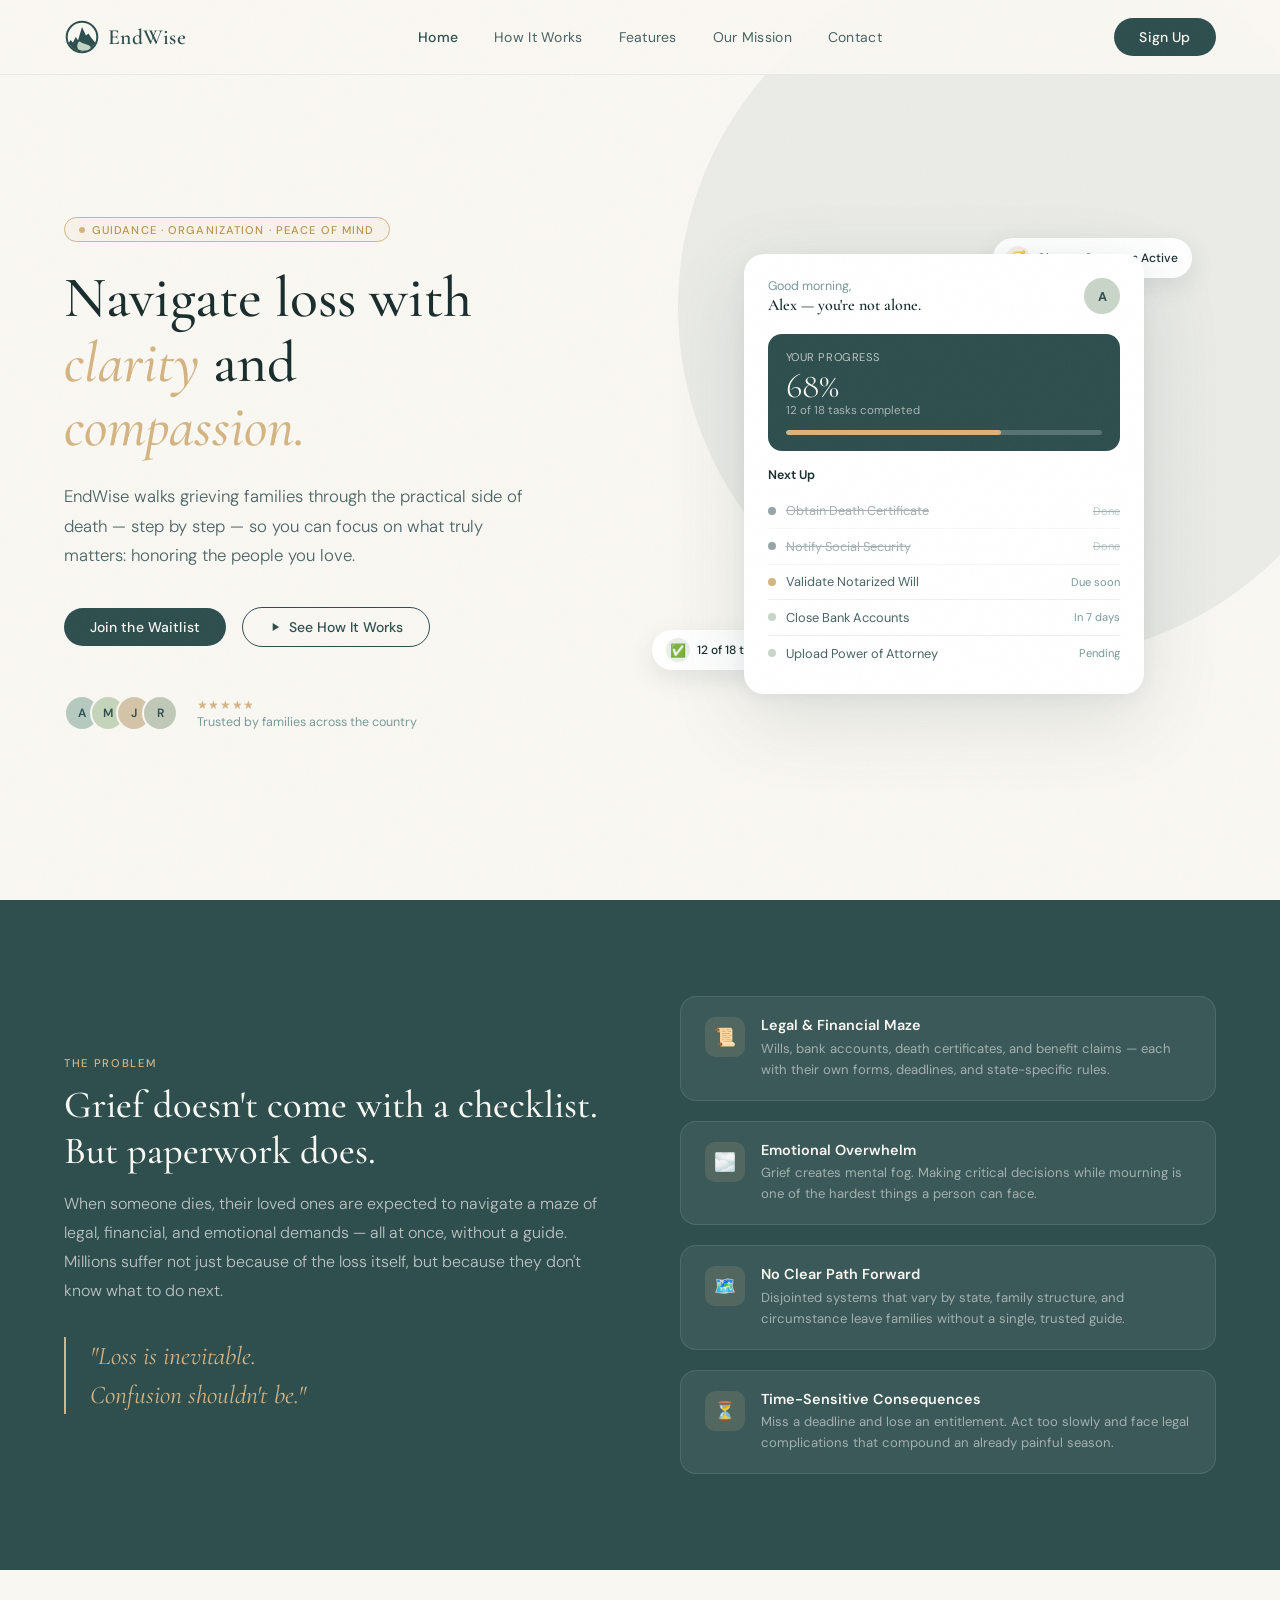
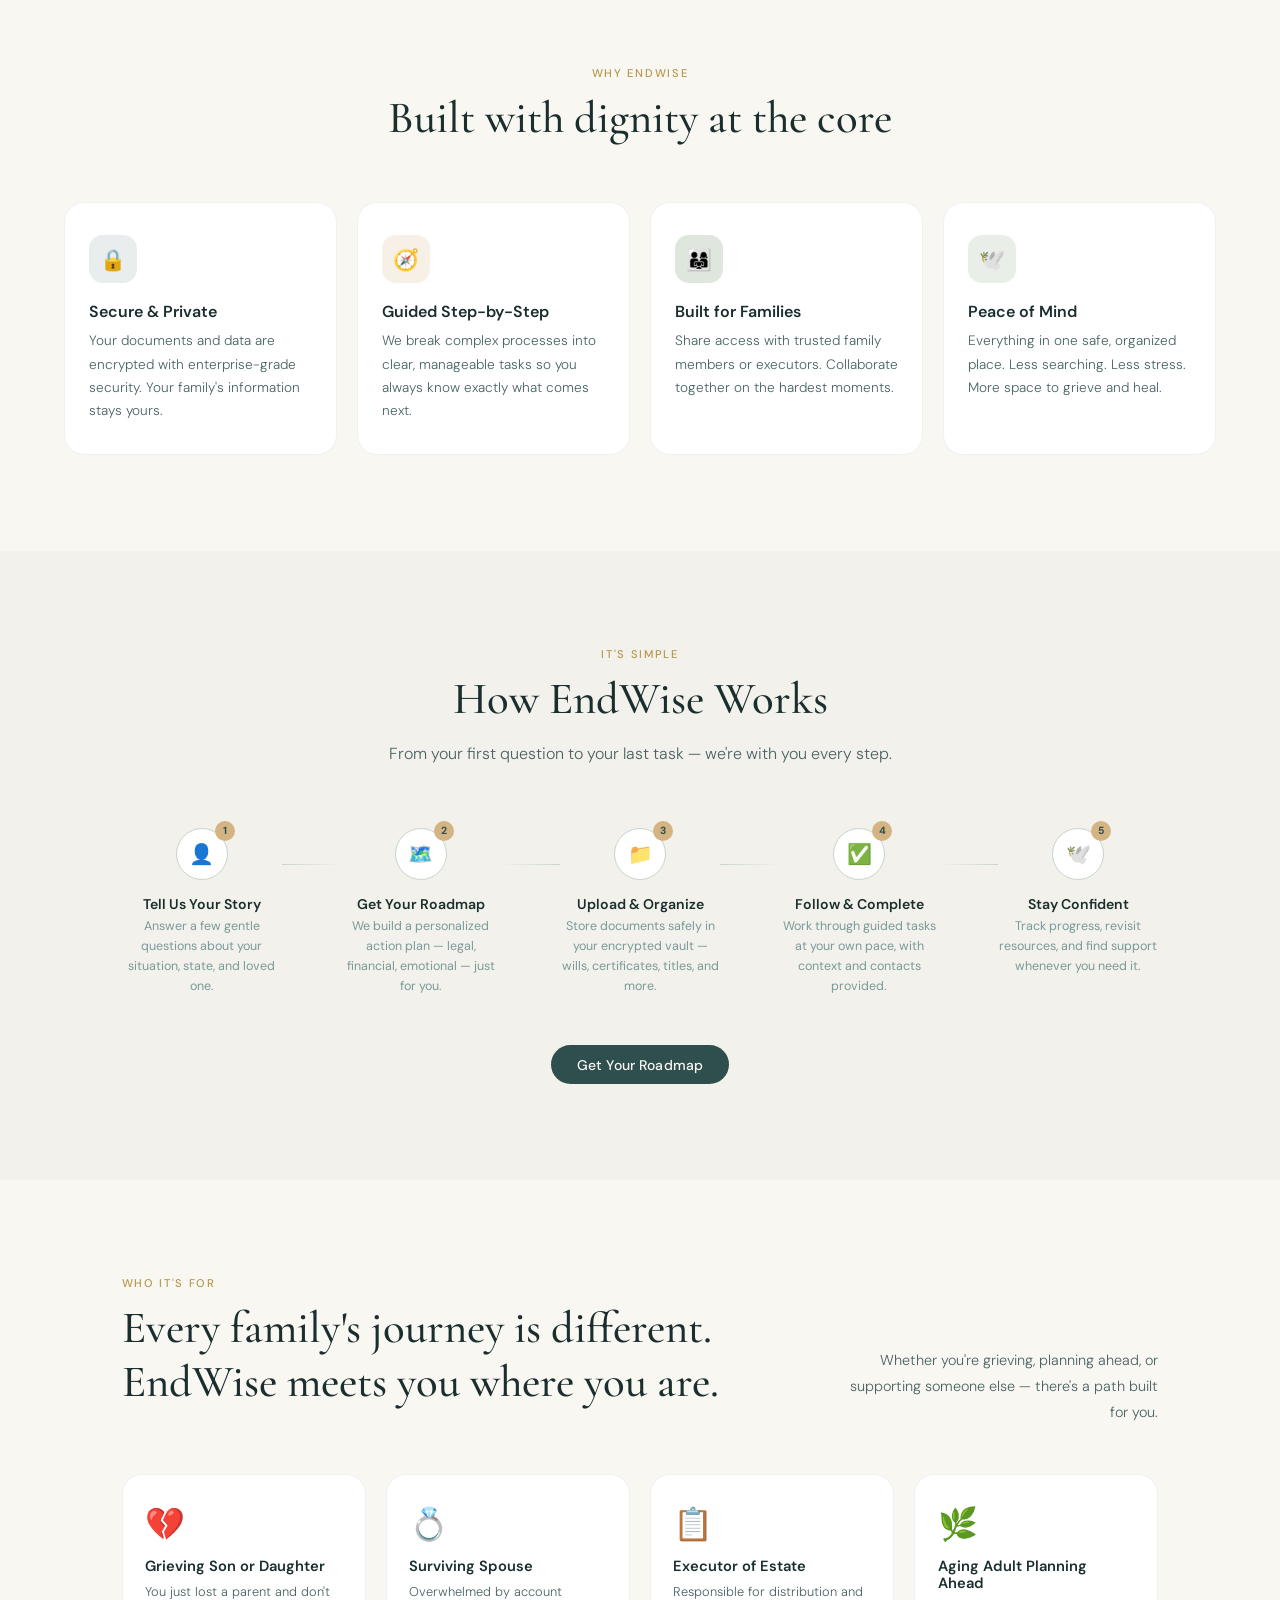
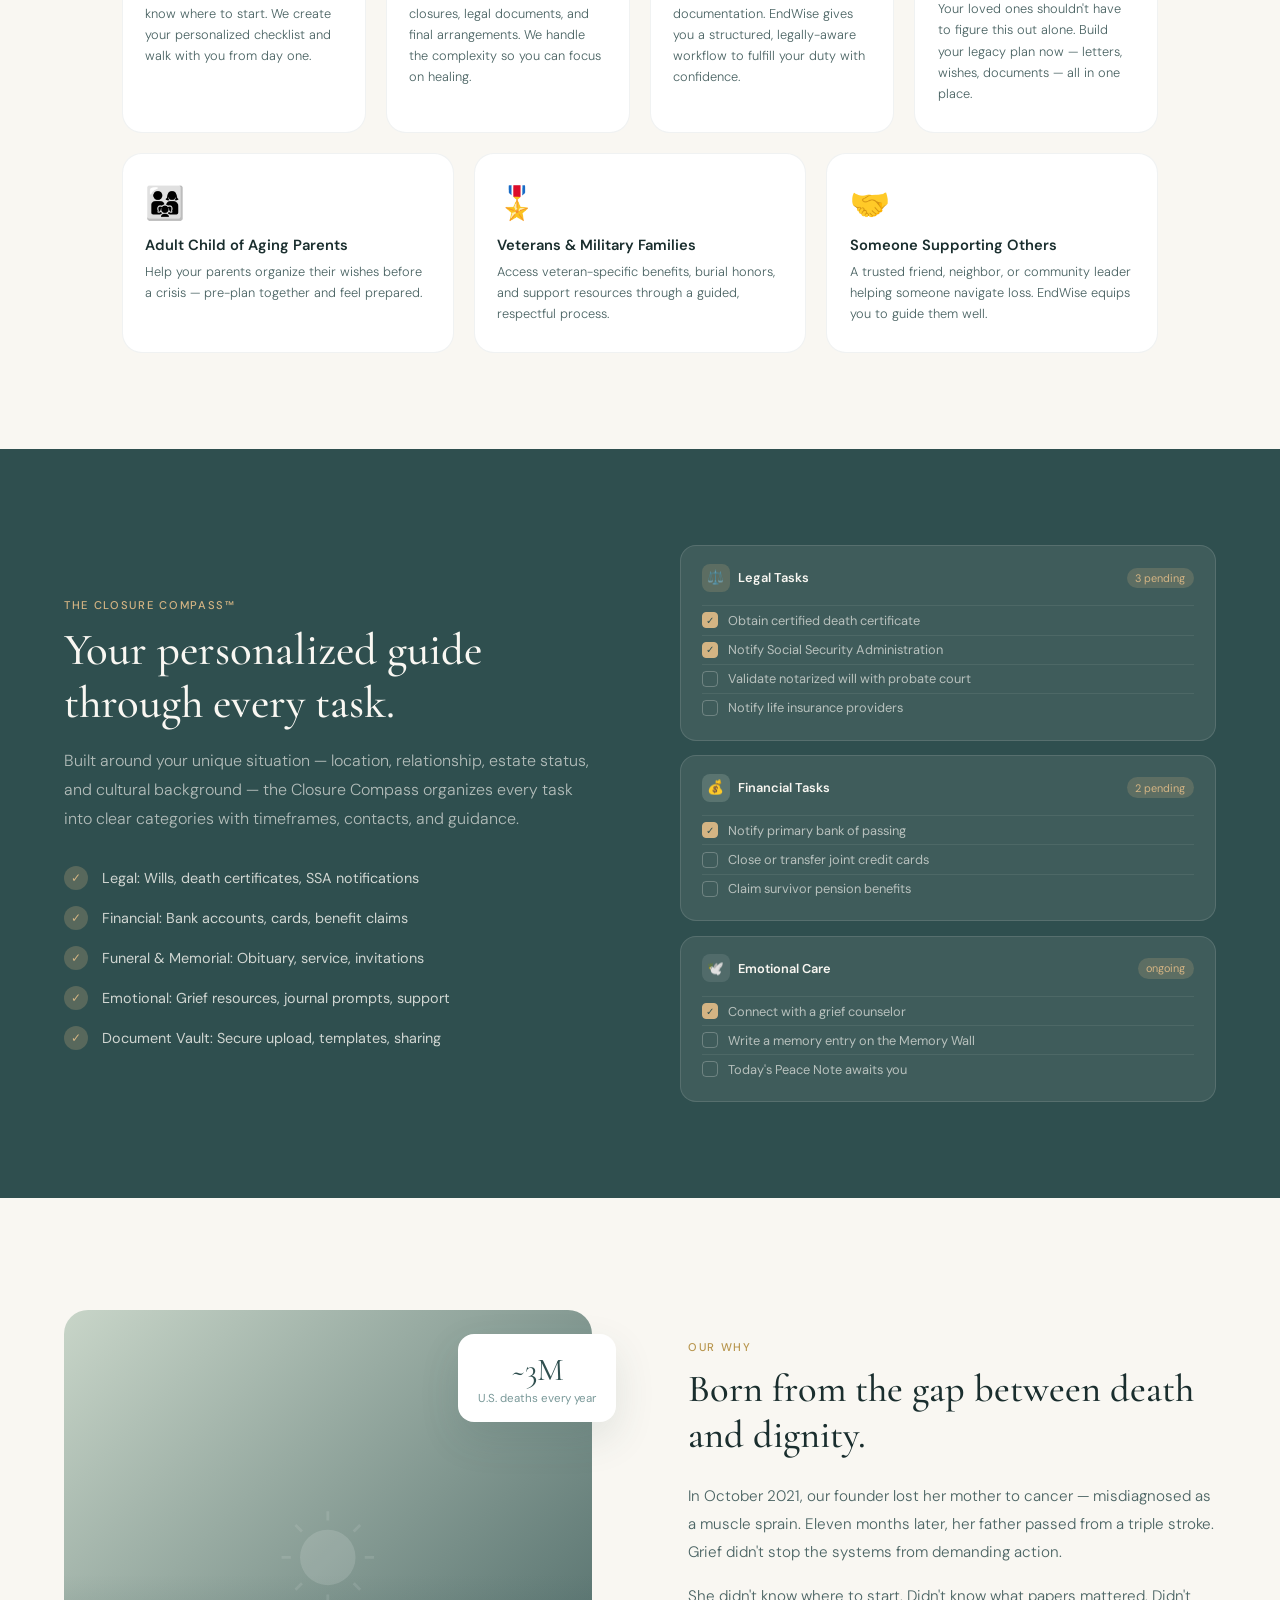
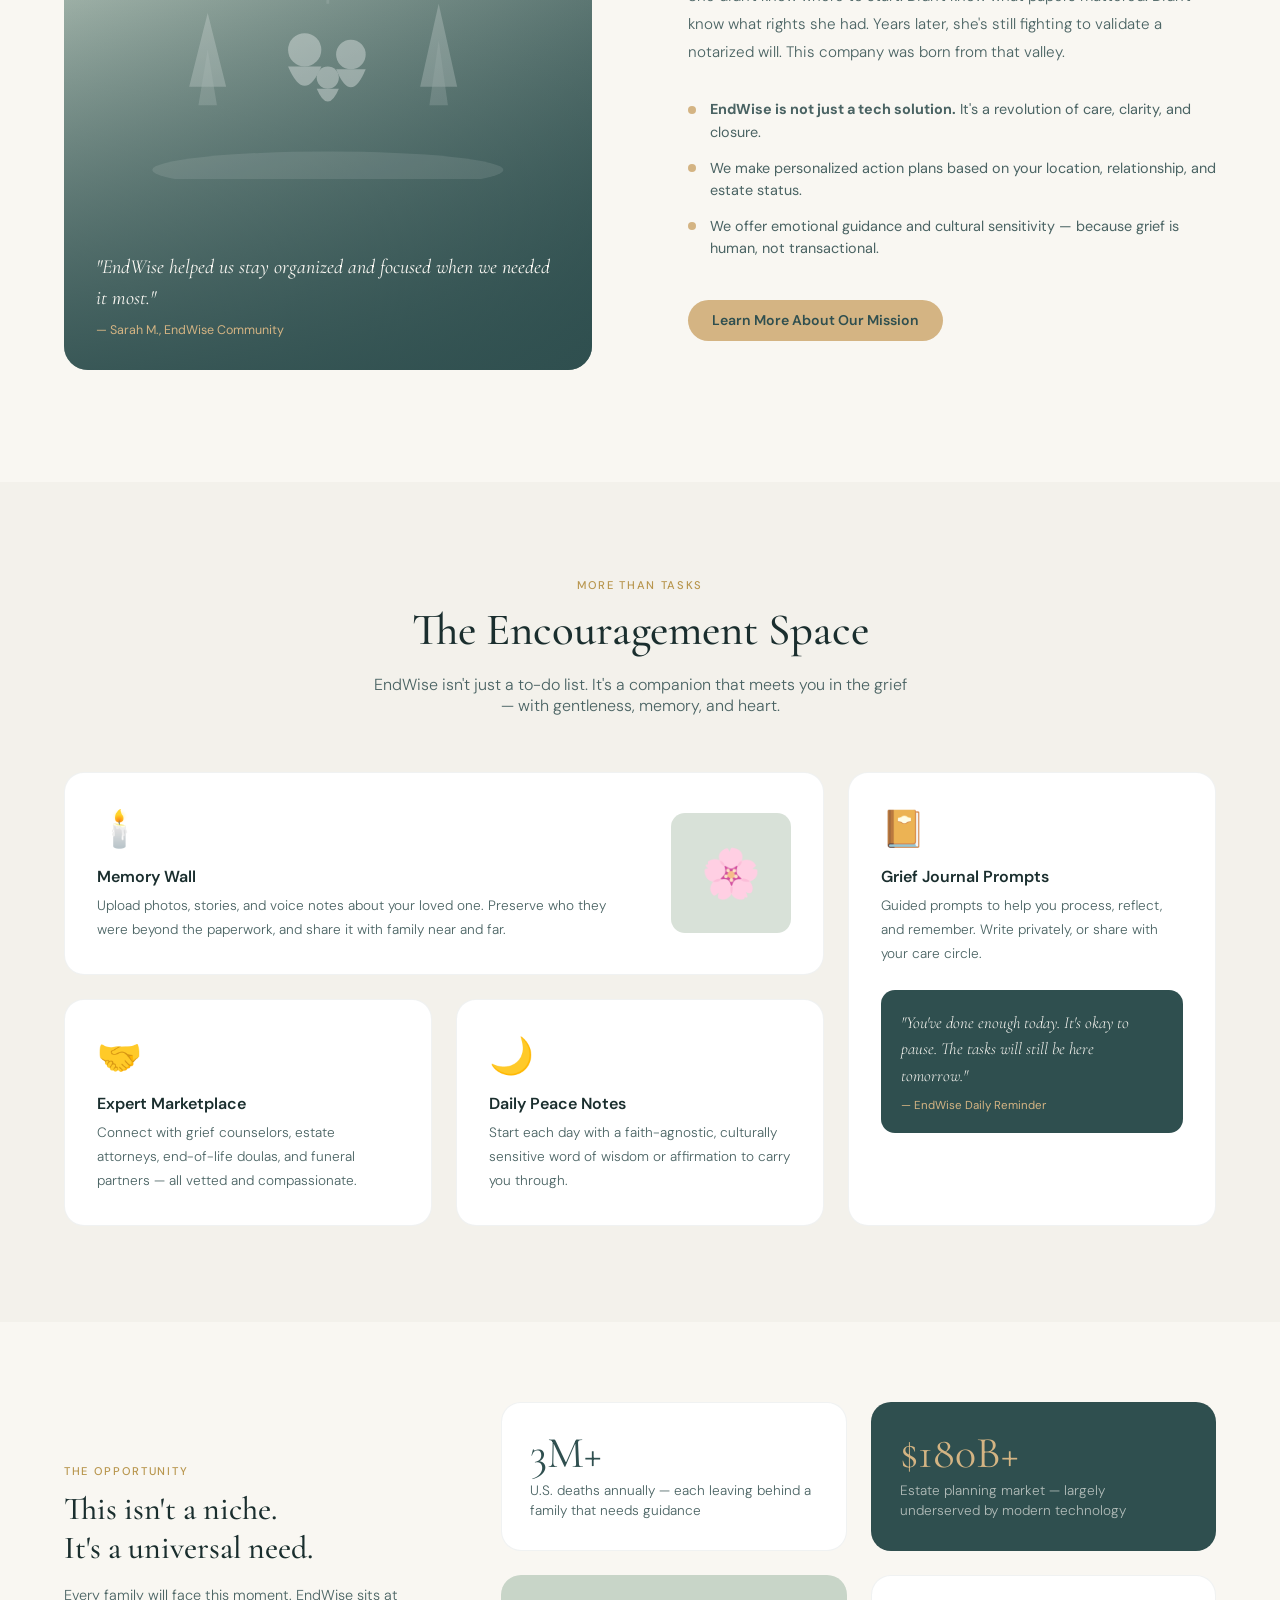
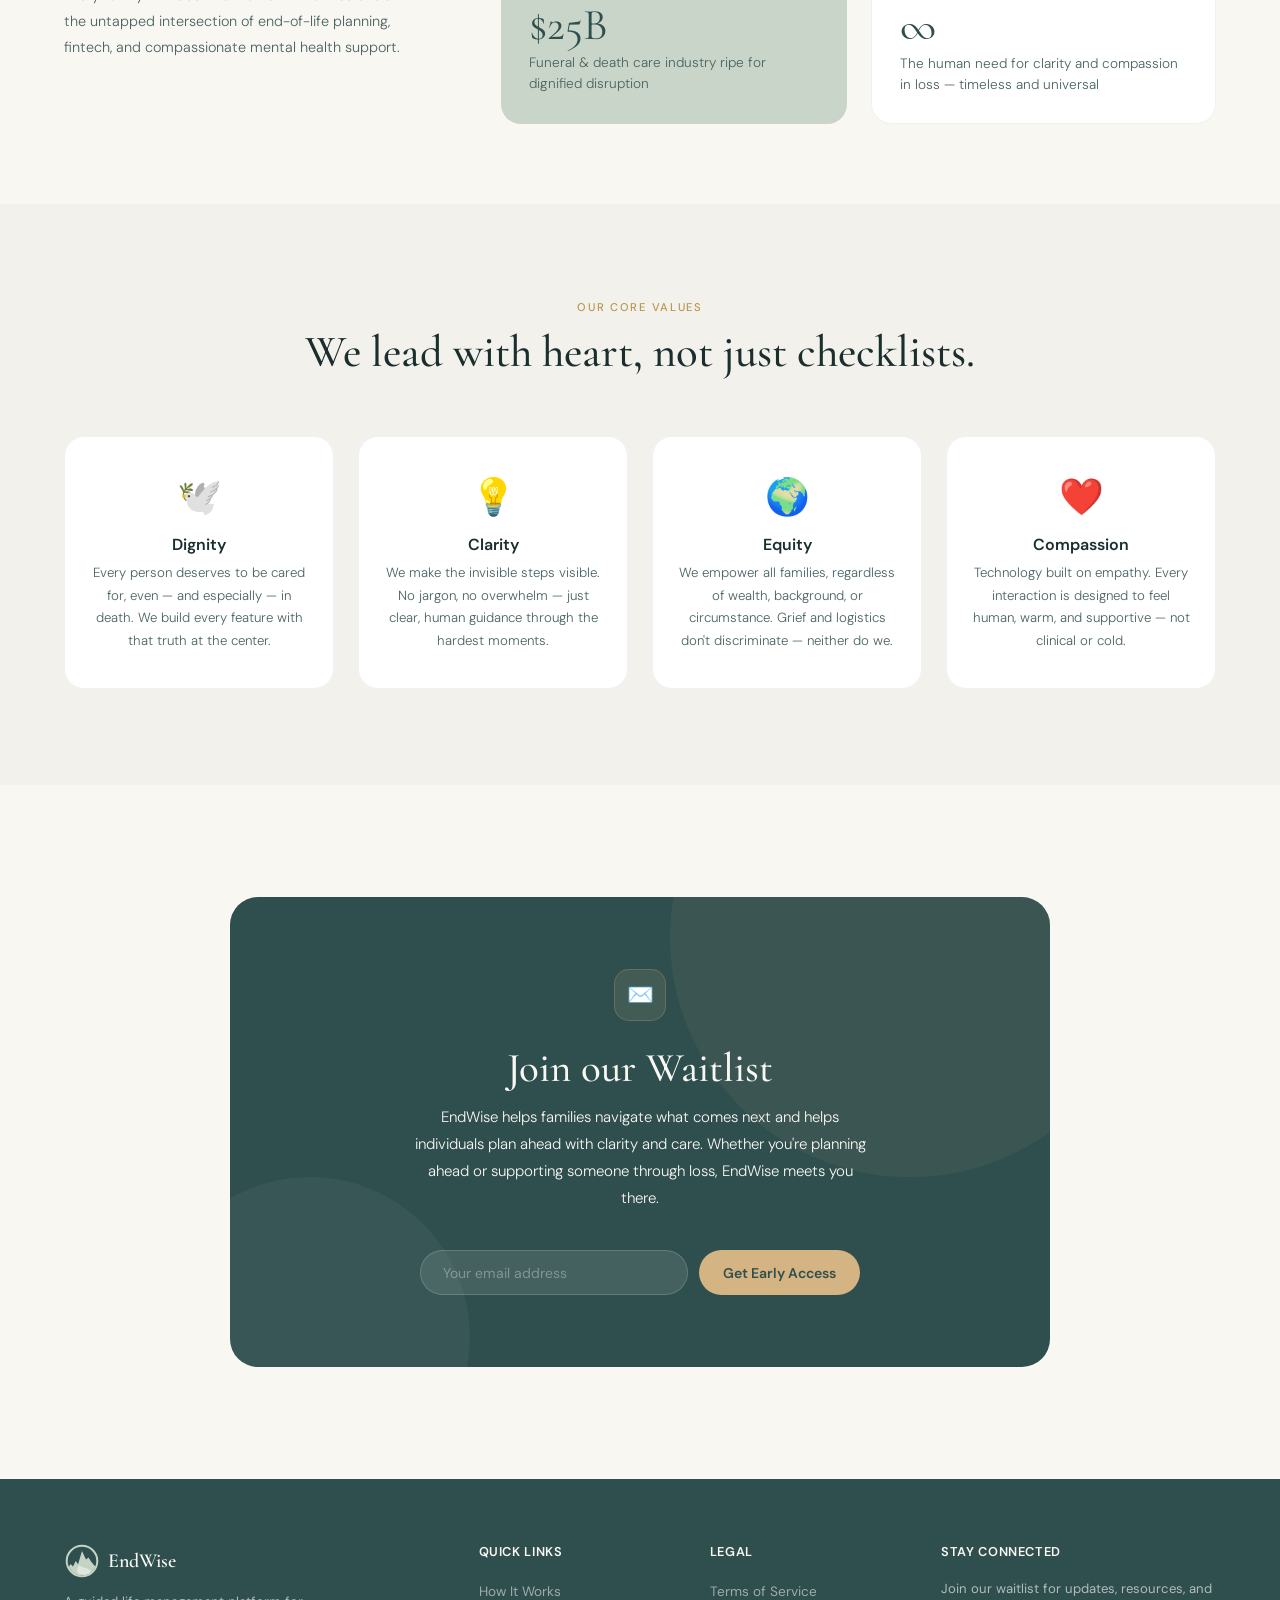
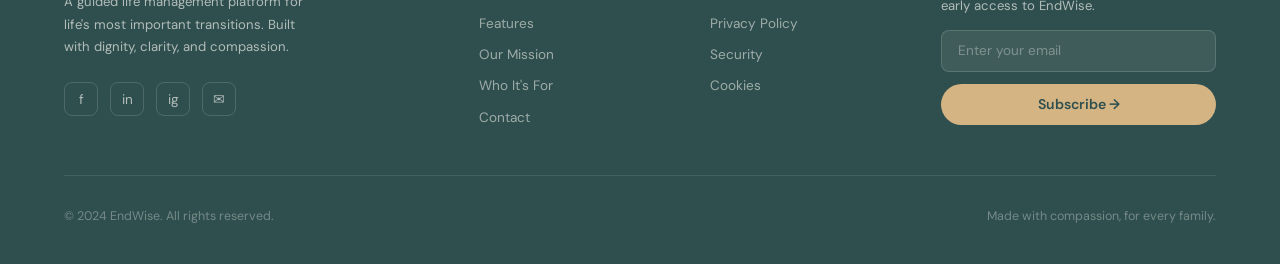
<file: index.html>
<!DOCTYPE html>
<html lang="en">
<head>
<meta charset="UTF-8" />
<meta name="viewport" content="width=device-width, initial-scale=1.0" />
<title>EndWise – From Grief to Guidance</title>
<link rel="preconnect" href="https://fonts.googleapis.com" />
<link rel="preconnect" href="https://fonts.gstatic.com" crossorigin />
<link href="https://fonts.googleapis.com/css2?family=Cormorant+Garamond:ital,wght@0,300;0,400;0,500;0,600;1,300;1,400&family=DM+Sans:wght@300;400;500;600&family=Cormorant:ital,wght@1,400;1,500&display=swap" rel="stylesheet" />

<style>
  :root {
    --forest:   #2F4F4F;
    --sage:     #C8D5C8;
    --gold:     #D4B483;
    --cream:    #F9F7F2;
    --forest-light: #3d6464;
    --gold-dark:    #b8964e;
    --text-dark:    #1a2e2e;
    --text-mid:     #4a6363;
    --text-soft:    #7a9999;
  }

  *, *::before, *::after { box-sizing: border-box; margin: 0; padding: 0; }

  html { scroll-behavior: smooth; }

  body {
    font-family: 'DM Sans', sans-serif;
    background: var(--cream);
    color: var(--text-dark);
    overflow-x: hidden;
  }

  /* ── NOISE TEXTURE OVERLAY ── */
  body::before {
    content: '';
    position: fixed;
    inset: 0;
    background-image: url("data:image/svg+xml,%3Csvg viewBox='0 0 512 512' xmlns='http://www.w3.org/2000/svg'%3E%3Cfilter id='n'%3E%3CfeTurbulence type='fractalNoise' baseFrequency='0.75' numOctaves='4' stitchTiles='stitch'/%3E%3C/filter%3E%3Crect width='100%25' height='100%25' filter='url(%23n)' opacity='0.03'/%3E%3C/svg%3E");
    pointer-events: none;
    z-index: 9999;
    opacity: 0.4;
  }

  /* ── TYPOGRAPHY ── */
  h1, h2, h3, h4 { font-family: 'Cormorant Garamond', serif; font-weight: 500; line-height: 1.15; }
  .serif-italic { font-family: 'Cormorant', serif; font-style: italic; }

  /* ── NAV ── */
  nav {
    position: fixed;
    top: 0; left: 0; right: 0;
    z-index: 300;
    display: flex;
    align-items: center;
    justify-content: space-between;
    padding: 1.1rem 5%;
    background: rgba(249, 247, 242, 0.93);
    backdrop-filter: blur(20px);
    -webkit-backdrop-filter: blur(20px);
    border-bottom: 1px solid rgba(47, 79, 79, 0.08);
    transition: padding 0.3s, box-shadow 0.3s;
  }

  .nav-logo {
    display: flex;
    align-items: center;
    gap: 0.5rem;
    text-decoration: none;
    z-index: 1;
  }

  .logo-mark {
    width: 36px; height: 36px;
    flex-shrink: 0;
    display: block;
  }

  .logo-mark svg { width: 100%; height: 100%; display: block; }

  .logo-text {
    font-family: 'Cormorant Garamond', serif;
    font-size: 1.35rem;
    font-weight: 600;
    color: var(--forest);
    letter-spacing: 0.02em;
  }

  .nav-links {
    display: flex;
    align-items: center;
    gap: 2.25rem;
    list-style: none;
  }

  .nav-links a {
    text-decoration: none;
    color: var(--text-mid);
    font-size: 0.875rem;
    font-weight: 400;
    letter-spacing: 0.02em;
    transition: color 0.2s;
  }
  .nav-links a:hover, .nav-links a.active { color: var(--forest); font-weight: 500; } 



  /* ── HAMBURGER ── */
  .hamburger {
    display: none;
    flex-direction: column;
    align-items: center;
    justify-content: center;
    gap: 5px;
    width: 40px; height: 40px;
    border-radius: 10px;
    border: 1.5px solid rgba(47, 79, 79, 0.15);
    background: transparent;
    cursor: pointer;
    padding: 0;
    transition: background 0.2s;
    z-index: 1;
    flex-shrink: 0;
  }
  .hamburger:hover { background: rgba(47, 79, 79, 0.06); }
  .hamburger span {
    display: block;
    width: 16px; height: 1.5px;
    background: var(--forest);
    border-radius: 99px;
    transition: transform 0.32s cubic-bezier(.4,0,.2,1), opacity 0.22s, width 0.22s;
    transform-origin: center;
  }
  .hamburger.open span:nth-child(1) { transform: translateY(6.5px) rotate(45deg); }
  .hamburger.open span:nth-child(2) { opacity: 0; width: 0; }
  .hamburger.open span:nth-child(3) { transform: translateY(-6.5px) rotate(-45deg); }

  /* ── MOBILE MENU OVERLAY ── */
  .mobile-menu {
    position: fixed;
    inset: 0;
    z-index: 250;
    background: rgba(249, 247, 242, 0.98);
    backdrop-filter: blur(24px);
    -webkit-backdrop-filter: blur(24px);
    display: flex;
    flex-direction: column;
    align-items: center;
    justify-content: center;
    gap: 0;
    pointer-events: none;
    opacity: 0;
    transform: translateY(-8px);
    transition: opacity 0.3s ease, transform 0.3s ease;
  }
  .mobile-menu.open {
    opacity: 1;
    transform: translateY(0);
    pointer-events: all;
  }
  .mobile-menu-links {
    list-style: none;
    display: flex;
    flex-direction: column;
    align-items: center;
    gap: 0.25rem;
    margin-bottom: 2.5rem;
  }
  .mobile-menu-links a {
    text-decoration: none;
    font-family: 'Cormorant Garamond', serif;
    font-size: clamp(1.9rem, 7vw, 2.5rem);
    font-weight: 500;
    color: var(--forest);
    line-height: 1.5;
    transition: color 0.2s;
    letter-spacing: 0.01em;
  }
  .mobile-menu-links a:hover { color: var(--gold-dark); }
  .mobile-menu-divider {
    width: 40px; height: 1px;
    background: rgba(47, 79, 79, 0.12);
    margin: 1.5rem 0;
  }

  .btn-primary {
    background: var(--forest);
    color: var(--cream);
    border: none;
    border-radius: 60px;
    padding: 0.65rem 1.6rem;
    font-family: 'DM Sans', sans-serif;
    font-size: 0.875rem;
    font-weight: 500;
    cursor: pointer;
    transition: background 0.25s, transform 0.2s;
    text-decoration: none;
    display: inline-block;
    letter-spacing: 0.01em;
  }
  .btn-primary:hover { background: var(--forest-light); transform: translateY(-1px); }

  .btn-gold {
    background: var(--gold);
    color: var(--forest);
    border: none;
    border-radius: 60px;
    padding: 0.65rem 1.6rem;
    font-family: 'DM Sans', sans-serif;
    font-size: 0.875rem;
    font-weight: 600;
    cursor: pointer;
    transition: background 0.25s, transform 0.2s;
    text-decoration: none;
    display: inline-block;
  }
  .btn-gold:hover { background: var(--gold-dark); color: #fff; transform: translateY(-1px); }

  .btn-outline {
    background: transparent;
    color: var(--forest);
    border: 1.5px solid var(--forest);
    border-radius: 60px;
    padding: 0.65rem 1.6rem;
    font-family: 'DM Sans', sans-serif;
    font-size: 0.875rem;
    font-weight: 500;
    cursor: pointer;
    transition: all 0.25s;
    text-decoration: none;
    display: inline-flex;
    align-items: center;
    gap: 0.45rem;
  }
  .btn-outline:hover { background: var(--forest); color: var(--cream); }

  /* ── HERO ── */
  #hero {
    min-height: 100vh;
    display: grid;
    grid-template-columns: 1fr 1fr;
    align-items: center;
    padding: 8rem 5% 5rem;
    position: relative;
    overflow: hidden;
    gap: 4rem;
  }

  .hero-bg-circle {
    position: absolute;
    right: -8%;
    top: -5%;
    width: 55vw;
    height: 55vw;
    max-width: 750px;
    max-height: 750px;
    background: var(--forest);
    border-radius: 50%;
    opacity: 0.07;
    pointer-events: none;
  }

  .hero-bg-leaf {
    position: absolute;
    left: 42%;
    top: 15%;
    width: 320px;
    opacity: 0.06;
    pointer-events: none;
    transform: rotate(-20deg);
  }

  .hero-tag {
    display: inline-flex;
    align-items: center;
    gap: 0.4rem;
    border: 1px solid var(--gold);
    border-radius: 60px;
    padding: 0.3rem 0.9rem;
    font-size: 0.7rem;
    font-weight: 500;
    letter-spacing: 0.1em;
    text-transform: uppercase;
    color: var(--gold-dark);
    margin-bottom: 1.5rem;
    background: rgba(212, 180, 131, 0.08);
  }

  .hero-tag::before {
    content: '';
    width: 6px; height: 6px;
    border-radius: 50%;
    background: var(--gold);
    display: block;
  }

  .hero-left h1 {
    font-size: clamp(2.6rem, 4.5vw, 4rem);
    line-height: 1.12;
    color: var(--text-dark);
    margin-bottom: 1.4rem;
  }

  .hero-left h1 em {
    font-style: italic;
    color: var(--gold);
  }

  .hero-sub {
    font-size: 1.05rem;
    color: var(--text-mid);
    line-height: 1.75;
    max-width: 480px;
    margin-bottom: 2.25rem;
    font-weight: 300;
  }

  .hero-ctas {
    display: flex;
    gap: 1rem;
    align-items: center;
    flex-wrap: wrap;
    margin-bottom: 3rem;
  }

  .hero-social-proof {
    display: flex;
    align-items: center;
    gap: 0.8rem;
  }

  .avatars {
    display: flex;
  }

  .avatar {
    width: 36px; height: 36px;
    border-radius: 50%;
    border: 2.5px solid var(--cream);
    overflow: hidden;
    margin-right: -10px;
    background: var(--sage);
    display: flex; align-items: center; justify-content: center;
    font-size: 0.75rem;
    font-weight: 600;
    color: var(--forest);
  }

  .avatar:nth-child(1) { background: #b5c9c0; }
  .avatar:nth-child(2) { background: #c4d4ba; }
  .avatar:nth-child(3) { background: #d4c4a8; }
  .avatar:nth-child(4) { background: #c0c8b8; }

  .social-text { margin-left: 1rem; }
  .social-text .stars { color: var(--gold); font-size: 0.75rem; letter-spacing: 0.05em; }
  .social-text p { font-size: 0.78rem; color: var(--text-soft); margin-top: 1px; }

  /* Hero Right – App Card Mockup */
  .hero-right {
    position: relative;
    display: flex;
    justify-content: center;
    align-items: center;
  }

  .hero-dashboard {
    background: #fff;
    border-radius: 20px;
    box-shadow: 0 24px 80px rgba(47, 79, 79, 0.14), 0 4px 16px rgba(47, 79, 79, 0.06);
    padding: 1.5rem;
    width: 100%;
    max-width: 400px;
    position: relative;
    z-index: 2;
    animation: floatCard 5s ease-in-out infinite;
  }

  @keyframes floatCard {
    0%, 100% { transform: translateY(0); }
    50% { transform: translateY(-10px); }
  }

  .dash-header {
    display: flex;
    align-items: center;
    justify-content: space-between;
    margin-bottom: 1.2rem;
  }

  .dash-greeting { font-size: 0.78rem; color: var(--text-soft); }
  .dash-greeting strong { display: block; font-size: 1rem; color: var(--text-dark); font-family: 'Cormorant Garamond', serif; font-weight: 600; margin-top: 1px; }

  .dash-avatar-sm {
    width: 36px; height: 36px;
    background: var(--sage);
    border-radius: 50%;
    display: flex; align-items: center; justify-content: center;
    font-size: 0.8rem; font-weight: 700; color: var(--forest);
  }

  .dash-progress-card {
    background: var(--forest);
    border-radius: 14px;
    padding: 1rem 1.1rem;
    margin-bottom: 1rem;
    color: var(--cream);
  }

  .dash-progress-label { font-size: 0.7rem; opacity: 0.7; margin-bottom: 0.25rem; letter-spacing: 0.05em; text-transform: uppercase; }
  .dash-progress-pct { font-family: 'Cormorant Garamond', serif; font-size: 2.2rem; font-weight: 300; line-height: 1; }
  .dash-progress-sub { font-size: 0.72rem; opacity: 0.6; margin-bottom: 0.75rem; }

  .progress-bar-bg {
    height: 5px;
    background: rgba(255,255,255,0.2);
    border-radius: 99px;
    overflow: hidden;
  }

  .progress-bar-fill {
    height: 100%;
    width: 68%;
    background: var(--gold);
    border-radius: 99px;
    animation: growBar 1.8s 0.5s ease-out both;
  }

  @keyframes growBar { from { width: 0; } to { width: 68%; } }

  .dash-tasks-title { font-size: 0.78rem; font-weight: 600; color: var(--text-dark); margin-bottom: 0.65rem; }

  .task-item {
    display: flex;
    align-items: center;
    gap: 0.6rem;
    padding: 0.55rem 0;
    border-bottom: 1px solid #f0eeea;
    font-size: 0.8rem;
    color: var(--text-mid);
  }

  .task-item:last-child { border-bottom: none; }

  .task-dot {
    width: 8px; height: 8px;
    border-radius: 50%;
    flex-shrink: 0;
  }
  .task-dot.done { background: var(--forest); }
  .task-dot.pending { background: var(--gold); }
  .task-dot.todo { background: var(--sage); }

  .task-item.done-task { text-decoration: line-through; opacity: 0.5; }

  .task-due { margin-left: auto; font-size: 0.7rem; color: var(--text-soft); }

  .floating-pill {
    position: absolute;
    background: #fff;
    border-radius: 50px;
    padding: 0.5rem 0.85rem;
    display: flex;
    align-items: center;
    gap: 0.45rem;
    box-shadow: 0 8px 24px rgba(47,79,79,0.12);
    font-size: 0.75rem;
    font-weight: 500;
    color: var(--text-dark);
    white-space: nowrap;
  }

  .pill-icon {
    width: 24px; height: 24px;
    border-radius: 50%;
    display: flex; align-items: center; justify-content: center;
    font-size: 0.8rem;
  }

  .pill-1 { top: -16px; right: 24px; animation: floatCard 5s 1s ease-in-out infinite; }
  .pill-1 .pill-icon { background: rgba(212,180,131,0.2); }

  .pill-2 { bottom: 24px; left: -20px; animation: floatCard 5s 2s ease-in-out infinite; }
  .pill-2 .pill-icon { background: rgba(200,213,200,0.4); }

  /* ── SECTION BASE ── */
  section { position: relative; }

  .container {
    max-width: 1160px;
    margin: 0 auto;
    padding: 0 5%;
  }

  .section-label {
    font-size: 0.7rem;
    font-weight: 500;
    letter-spacing: 0.15em;
    text-transform: uppercase;
    color: var(--gold-dark);
    margin-bottom: 0.75rem;
  }

  .section-title {
    font-size: clamp(2rem, 3.5vw, 3rem);
    line-height: 1.2;
    color: var(--text-dark);
    margin-bottom: 1rem;
  }

  .section-body {
    font-size: 1rem;
    line-height: 1.8;
    color: var(--text-mid);
    font-weight: 300;
    max-width: 560px;
  }

  /* ── PROBLEM SECTION ── */
  #problem {
    background: var(--forest);
    padding: 6rem 5%;
    overflow: hidden;
  }

  .problem-inner {
    max-width: 1160px;
    margin: 0 auto;
    display: grid;
    grid-template-columns: 1fr 1fr;
    gap: 5rem;
    align-items: center;
  }

  .problem-left .section-label { color: var(--gold); }
  .problem-left .section-title { color: var(--cream); font-size: clamp(2rem, 3vw, 2.75rem); }
  .problem-left .section-body { color: rgba(249,247,242,0.7); max-width: 100%; }

  .problem-quote {
    font-family: 'Cormorant', serif;
    font-style: italic;
    font-size: clamp(1.4rem, 2vw, 1.75rem);
    color: var(--gold);
    line-height: 1.5;
    margin-top: 2rem;
    padding-left: 1.5rem;
    border-left: 2px solid var(--gold);
  }

  .problem-right {
    display: flex;
    flex-direction: column;
    gap: 1.25rem;
  }

  .pain-card {
    background: rgba(249, 247, 242, 0.06);
    border: 1px solid rgba(249, 247, 242, 0.1);
    border-radius: 16px;
    padding: 1.25rem 1.5rem;
    display: flex;
    align-items: flex-start;
    gap: 1rem;
    transition: background 0.3s;
  }

  .pain-card:hover { background: rgba(249,247,242,0.1); }

  .pain-icon {
    width: 40px; height: 40px;
    border-radius: 10px;
    background: rgba(212,180,131,0.15);
    display: flex; align-items: center; justify-content: center;
    flex-shrink: 0;
    font-size: 1.1rem;
  }

  .pain-card h4 { font-family: 'DM Sans', sans-serif; font-size: 0.9rem; font-weight: 600; color: var(--cream); margin-bottom: 0.25rem; }
  .pain-card p { font-size: 0.82rem; color: rgba(249,247,242,0.55); line-height: 1.6; }

  /* ── FEATURES (4 pillars) ── */
  #pillars {
    padding: 6rem 5%;
    background: var(--cream);
  }

  .pillars-header {
    text-align: center;
    max-width: 600px;
    margin: 0 auto 3.5rem;
  }

  .pillars-grid {
    display: grid;
    grid-template-columns: repeat(4, 1fr);
    gap: 1.25rem;
    max-width: 1160px;
    margin: 0 auto;
  }

  .pillar-card {
    background: #fff;
    border-radius: 20px;
    padding: 2rem 1.5rem;
    border: 1px solid rgba(47,79,79,0.07);
    transition: transform 0.3s, box-shadow 0.3s;
  }

  .pillar-card:hover { transform: translateY(-4px); box-shadow: 0 16px 40px rgba(47,79,79,0.1); }

  .pillar-icon-wrap {
    width: 48px; height: 48px;
    border-radius: 14px;
    display: flex; align-items: center; justify-content: center;
    margin-bottom: 1.25rem;
    font-size: 1.3rem;
  }

  .pillar-icon-wrap.green { background: rgba(200,213,200,0.4); }
  .pillar-icon-wrap.gold  { background: rgba(212,180,131,0.2); }
  .pillar-icon-wrap.teal  { background: rgba(47,79,79,0.1); }
  .pillar-icon-wrap.sage  { background: rgba(200,213,200,0.6); }

  .pillar-card h3 { font-family: 'DM Sans', sans-serif; font-size: 1rem; font-weight: 600; margin-bottom: 0.5rem; color: var(--text-dark); }
  .pillar-card p  { font-size: 0.85rem; color: var(--text-mid); line-height: 1.7; font-weight: 300; }

  /* ── HOW IT WORKS ── */
  #how {
    background: #f3f1eb;
    padding: 6rem 5%;
  }

  .how-header { text-align: center; margin-bottom: 4rem; }

  .steps-row {
    display: flex;
    align-items: flex-start;
    justify-content: center;
    gap: 0;
    max-width: 1100px;
    margin: 0 auto 3rem;
    position: relative;
  }

  .step-connector {
    flex: 1;
    height: 1px;
    background: linear-gradient(90deg, var(--sage), transparent);
    margin-top: 2.3rem;
    max-width: 80px;
  }

  .step-connector.rev { background: linear-gradient(90deg, transparent, var(--sage)); }

  .step {
    display: flex;
    flex-direction: column;
    align-items: center;
    text-align: center;
    flex: 0 0 auto;
    width: 160px;
  }

  .step-num-wrap {
    width: 52px; height: 52px;
    border-radius: 50%;
    background: #fff;
    border: 1.5px solid var(--sage);
    display: flex; align-items: center; justify-content: center;
    margin-bottom: 1rem;
    position: relative;
    transition: background 0.3s, border-color 0.3s;
  }

  .step:hover .step-num-wrap { background: var(--forest); border-color: var(--forest); }
  .step:hover .step-num-wrap svg { fill: var(--cream); }
  .step:hover .step-num-wrap .step-icon { color: var(--cream); }

  .step-icon { font-size: 1.25rem; }

  .step-num {
    position: absolute;
    top: -8px; right: -8px;
    width: 20px; height: 20px;
    background: var(--gold);
    border-radius: 50%;
    font-size: 0.65rem;
    font-weight: 700;
    color: var(--forest);
    display: flex; align-items: center; justify-content: center;
  }

  .step h4 { font-family: 'DM Sans', sans-serif; font-size: 0.88rem; font-weight: 600; color: var(--text-dark); margin-bottom: 0.35rem; }
  .step p  { font-size: 0.78rem; color: var(--text-soft); line-height: 1.6; }

  .how-cta { text-align: center; }

  /* ── PERSONAS ── */
  #personas {
    padding: 6rem 5%;
    background: var(--cream);
  }

  .personas-header {
    max-width: 1160px;
    margin: 0 auto 3rem;
    display: flex;
    align-items: flex-end;
    justify-content: space-between;
    gap: 2rem;
  }

  .persona-scroll {
    max-width: 1160px;
    margin: 0 auto;
    display: grid;
    grid-template-columns: repeat(4, 1fr);
    gap: 1.25rem;
  }

  .persona-card {
    background: #fff;
    border-radius: 20px;
    padding: 1.75rem 1.4rem;
    border: 1px solid rgba(47,79,79,0.07);
    position: relative;
    overflow: hidden;
    transition: transform 0.3s, box-shadow 0.3s;
    cursor: default;
  }

  .persona-card::before {
    content: '';
    position: absolute;
    top: 0; left: 0; right: 0;
    height: 3px;
    background: var(--gold);
    transform: scaleX(0);
    transform-origin: left;
    transition: transform 0.35s;
  }

  .persona-card:hover { transform: translateY(-4px); box-shadow: 0 16px 40px rgba(47,79,79,0.1); }
  .persona-card:hover::before { transform: scaleX(1); }

  .persona-emoji { font-size: 2rem; margin-bottom: 0.85rem; }
  .persona-card h4 { font-family: 'DM Sans', sans-serif; font-size: 0.92rem; font-weight: 600; color: var(--text-dark); margin-bottom: 0.4rem; }
  .persona-card p { font-size: 0.8rem; color: var(--text-mid); line-height: 1.65; font-weight: 300; }

  /* extra personas row */
  .persona-scroll-2 {
    max-width: 1160px;
    margin: 1.25rem auto 0;
    display: grid;
    grid-template-columns: repeat(3, 1fr);
    gap: 1.25rem;
  }

  /* ── COMPASS FEATURE ── */
  #compass {
    padding: 6rem 5%;
    background: var(--forest);
    overflow: hidden;
  }

  .compass-inner {
    max-width: 1160px;
    margin: 0 auto;
    display: grid;
    grid-template-columns: 1fr 1fr;
    gap: 5rem;
    align-items: center;
  }

  .compass-left .section-label { color: var(--gold); }
  .compass-left .section-title { color: var(--cream); }
  .compass-left .section-body { color: rgba(249,247,242,0.65); }

  .compass-features { margin-top: 2rem; display: flex; flex-direction: column; gap: 1rem; }

  .cf-item {
    display: flex;
    align-items: center;
    gap: 0.85rem;
    color: rgba(249,247,242,0.8);
    font-size: 0.9rem;
  }

  .cf-check {
    width: 24px; height: 24px;
    border-radius: 50%;
    background: rgba(212,180,131,0.25);
    display: flex; align-items: center; justify-content: center;
    flex-shrink: 0;
    font-size: 0.75rem;
    color: var(--gold);
  }

  /* Compass UI Mock */
  .compass-right {
    display: flex;
    flex-direction: column;
    gap: 0.9rem;
  }

  .compass-card-ui {
    background: rgba(249,247,242,0.08);
    border: 1px solid rgba(249,247,242,0.12);
    border-radius: 16px;
    padding: 1.1rem 1.3rem;
  }

  .cc-header {
    display: flex;
    align-items: center;
    justify-content: space-between;
    margin-bottom: 0.85rem;
  }

  .cc-cat {
    display: flex;
    align-items: center;
    gap: 0.5rem;
    font-size: 0.8rem;
    font-weight: 600;
    color: var(--cream);
  }

  .cc-cat-icon {
    width: 28px; height: 28px;
    border-radius: 8px;
    display: flex; align-items: center; justify-content: center;
    font-size: 0.85rem;
  }

  .cc-badge {
    font-size: 0.68rem;
    padding: 0.2rem 0.55rem;
    border-radius: 99px;
    background: rgba(212,180,131,0.2);
    color: var(--gold);
  }

  .cc-task {
    display: flex;
    align-items: center;
    gap: 0.65rem;
    font-size: 0.8rem;
    color: rgba(249,247,242,0.65);
    padding: 0.35rem 0;
    border-top: 1px solid rgba(249,247,242,0.07);
  }

  .cc-check-box {
    width: 16px; height: 16px;
    border-radius: 4px;
    border: 1px solid rgba(249,247,242,0.25);
    flex-shrink: 0;
    display: flex; align-items: center; justify-content: center;
    font-size: 0.6rem;
    color: var(--gold);
  }

  .cc-check-box.done { background: var(--gold); border-color: var(--gold); color: var(--forest); }

  /* ── FOUNDER STORY ── */
  #mission {
    padding: 7rem 5%;
    background: var(--cream);
  }

  .mission-inner {
    max-width: 1160px;
    margin: 0 auto;
    display: grid;
    grid-template-columns: 1fr 1fr;
    gap: 6rem;
    align-items: center;
  }

  .mission-image-wrap {
    position: relative;
  }

  .mission-image-bg {
    width: 100%;
    aspect-ratio: 4/5;
    border-radius: 24px;
    background: linear-gradient(135deg, var(--sage) 0%, var(--forest) 100%);
    position: relative;
    overflow: hidden;
    display: flex;
    align-items: flex-end;
  }

  .mission-image-inner {
    position: absolute;
    inset: 0;
    background: linear-gradient(to top, rgba(47,79,79,0.85) 0%, transparent 60%);
  }

  .mission-image-scene {
    position: absolute;
    inset: 0;
    display: flex;
    align-items: center;
    justify-content: center;
  }

  .scene-svg { width: 70%; opacity: 0.35; }

  .mission-caption {
    position: absolute;
    bottom: 0; left: 0; right: 0;
    padding: 2rem;
    z-index: 2;
  }

  .mission-caption p {
    font-family: 'Cormorant', serif;
    font-style: italic;
    font-size: 1.25rem;
    color: var(--cream);
    line-height: 1.55;
  }

  .mission-caption cite { display: block; font-size: 0.78rem; font-style: normal; color: var(--gold); margin-top: 0.5rem; font-family: 'DM Sans', sans-serif; }

  .pullout-stat {
    position: absolute;
    top: 1.5rem; right: -1.5rem;
    background: #fff;
    border-radius: 16px;
    padding: 1rem 1.25rem;
    box-shadow: 0 16px 40px rgba(47,79,79,0.12);
    text-align: center;
    min-width: 130px;
  }

  .stat-num { font-family: 'Cormorant Garamond', serif; font-size: 2rem; font-weight: 400; color: var(--forest); }
  .stat-label { font-size: 0.72rem; color: var(--text-soft); margin-top: 0.1rem; }

  .mission-right .section-label { color: var(--gold-dark); }
  .mission-right .section-title { font-size: clamp(2rem, 3vw, 2.6rem); margin-bottom: 1.5rem; }
  .mission-body { font-size: 0.95rem; color: var(--text-mid); line-height: 1.85; font-weight: 300; margin-bottom: 1rem; }

  .founder-values {
    display: flex;
    flex-direction: column;
    gap: 0.85rem;
    margin: 2rem 0;
  }

  .fv-item {
    display: flex;
    align-items: flex-start;
    gap: 0.85rem;
    font-size: 0.9rem;
    color: var(--text-mid);
    line-height: 1.55;
  }

  .fv-dot {
    width: 8px; height: 8px;
    border-radius: 50%;
    background: var(--gold);
    flex-shrink: 0;
    margin-top: 0.45rem;
  }

  /* ── EMOTIONAL UX SECTION ── */
  #emotional {
    padding: 6rem 5%;
    background: #f3f1eb;
  }

  .emotional-inner {
    max-width: 1160px;
    margin: 0 auto;
  }

  .emotional-header { text-align: center; margin-bottom: 3.5rem; }

  .emotional-grid {
    display: grid;
    grid-template-columns: 1fr 1fr 1fr;
    gap: 1.5rem;
  }

  .emotional-card {
    background: #fff;
    border-radius: 20px;
    padding: 2rem;
    border: 1px solid rgba(47,79,79,0.07);
    transition: transform 0.3s;
  }

  .emotional-card:hover { transform: translateY(-3px); }

  .emotional-card.wide { grid-column: span 2; display: flex; gap: 2rem; align-items: center; }
  .emotional-card.tall { grid-row: span 2; display: flex; flex-direction: column; }

  .ec-icon { font-size: 2.25rem; margin-bottom: 1rem; }
  .emotional-card h3 { font-family: 'DM Sans', sans-serif; font-size: 1rem; font-weight: 600; color: var(--text-dark); margin-bottom: 0.5rem; }
  .emotional-card p { font-size: 0.85rem; color: var(--text-mid); line-height: 1.75; font-weight: 300; }

  .peace-note {
    background: var(--forest);
    border-radius: 14px;
    padding: 1.25rem;
    margin-top: auto;
  }

  .peace-note p {
    font-family: 'Cormorant', serif;
    font-style: italic;
    font-size: 1.05rem;
    color: var(--cream);
    line-height: 1.6;
  }

  .peace-note cite { font-style: normal; font-size: 0.72rem; color: var(--gold); font-family: 'DM Sans', sans-serif; display: block; margin-top: 0.5rem; }

  /* ── MARKET / STATS ── */
  #market {
    padding: 5rem 5%;
    background: var(--cream);
  }

  .market-inner {
    max-width: 1160px;
    margin: 0 auto;
    display: grid;
    grid-template-columns: 1fr 2fr;
    gap: 5rem;
    align-items: center;
  }

  .market-left .section-title { font-size: clamp(1.8rem, 2.5vw, 2.25rem); }

  .stats-grid {
    display: grid;
    grid-template-columns: 1fr 1fr;
    gap: 1.5rem;
  }

  .stat-card {
    background: #fff;
    border-radius: 20px;
    padding: 1.75rem;
    border: 1px solid rgba(47,79,79,0.07);
  }

  .stat-card .big-num {
    font-family: 'Cormorant Garamond', serif;
    font-size: 2.75rem;
    font-weight: 400;
    color: var(--forest);
    line-height: 1;
    margin-bottom: 0.4rem;
  }

  .stat-card .stat-desc { font-size: 0.85rem; color: var(--text-mid); font-weight: 300; line-height: 1.5; }

  .stat-card.accent { background: var(--forest); }
  .stat-card.accent .big-num { color: var(--gold); }
  .stat-card.accent .stat-desc { color: rgba(249,247,242,0.65); }

  /* ── CTA SECTION ── */
  #cta {
    padding: 5rem 5%;
    background: var(--cream);
  }

  .cta-box {
    max-width: 860px;
    margin: 0 auto;
    background: var(--forest);
    border-radius: 28px;
    padding: 4rem 3rem;
    text-align: center;
    position: relative;
    overflow: hidden;
  }

  .cta-box::before {
    content: '';
    position: absolute;
    width: 400px; height: 400px;
    border-radius: 50%;
    background: rgba(212,180,131,0.08);
    top: -150px; right: -100px;
  }

  .cta-box::after {
    content: '';
    position: absolute;
    width: 300px; height: 300px;
    border-radius: 50%;
    background: rgba(200,213,200,0.06);
    bottom: -100px; left: -80px;
  }

  .cta-label { font-size: 0.7rem; font-weight: 500; letter-spacing: 0.15em; text-transform: uppercase; color: var(--gold); margin-bottom: 1rem; }

  .cta-box h2 {
    font-size: clamp(2rem, 4vw, 3rem);
    color: var(--cream);
    margin-bottom: 0.75rem;
    position: relative; z-index: 1;
  }

  .cta-box p {
    font-size: 1rem;
    color: rgba(249,247,242,0.65);
    margin-bottom: 2.5rem;
    font-weight: 300;
    position: relative; z-index: 1;
  }

  .cta-form {
    display: flex;
    gap: 0.75rem;
    max-width: 480px;
    margin: 0 auto;
    position: relative; z-index: 1;
    flex-wrap: wrap;
    justify-content: center;
  }

  .cta-input {
    flex: 1;
    min-width: 220px;
    background: rgba(249,247,242,0.12);
    border: 1px solid rgba(249,247,242,0.2);
    border-radius: 60px;
    padding: 0.75rem 1.4rem;
    font-family: 'DM Sans', sans-serif;
    font-size: 0.9rem;
    color: var(--cream);
    outline: none;
    transition: border 0.2s;
  }

  .cta-input::placeholder { color: rgba(249,247,242,0.4); }
  .cta-input:focus { border-color: var(--gold); }

  /* ── VALUES ── */
  #values {
    padding: 6rem 5%;
    background: #f3f1eb;
  }

  .values-inner {
    max-width: 1160px;
    margin: 0 auto;
  }

  .values-header { text-align: center; margin-bottom: 3.5rem; }

  .values-grid {
    display: grid;
    grid-template-columns: repeat(4, 1fr);
    gap: 1.5rem;
  }

  .value-card {
    text-align: center;
    padding: 2.25rem 1.5rem;
    border-radius: 20px;
    background: #fff;
    border: 1px solid rgba(47,79,79,0.07);
    transition: transform 0.3s;
  }

  .value-card:hover { transform: translateY(-4px); }

  .value-icon { font-size: 2.25rem; margin-bottom: 1rem; }
  .value-card h3 { font-family: 'DM Sans', sans-serif; font-size: 1rem; font-weight: 600; color: var(--text-dark); margin-bottom: 0.5rem; }
  .value-card p { font-size: 0.83rem; color: var(--text-mid); line-height: 1.7; font-weight: 300; }

  /* ── FOOTER ── */
  footer {
    background: var(--forest);
    padding: 4rem 5% 2.5rem;
    color: rgba(249,247,242,0.65);
  }

  .footer-inner {
    max-width: 1160px;
    margin: 0 auto;
    display: grid;
    grid-template-columns: 2fr 1fr 1fr 1.5fr;
    gap: 3rem;
    padding-bottom: 3rem;
    border-bottom: 1px solid rgba(249,247,242,0.1);
    margin-bottom: 2rem;
  }

  .footer-brand .logo-text { color: var(--cream); margin-bottom: 0.75rem; display: block; }
  .footer-brand p { font-size: 0.82rem; line-height: 1.7; max-width: 260px; }

  .footer-social { display: flex; gap: 0.75rem; margin-top: 1.5rem; }
  .social-icon {
    width: 34px; height: 34px;
    border-radius: 8px;
    border: 1px solid rgba(249,247,242,0.15);
    display: flex; align-items: center; justify-content: center;
    font-size: 0.85rem;
    cursor: pointer;
    transition: background 0.2s, border-color 0.2s;
    color: rgba(249,247,242,0.65);
  }
  .social-icon:hover { background: rgba(249,247,242,0.1); border-color: rgba(249,247,242,0.3); }

  .footer-col h5 { font-family: 'DM Sans', sans-serif; font-size: 0.8rem; font-weight: 600; color: var(--cream); letter-spacing: 0.05em; margin-bottom: 1.25rem; text-transform: uppercase; }
  .footer-col ul { list-style: none; display: flex; flex-direction: column; gap: 0.65rem; }
  .footer-col ul li a { text-decoration: none; color: rgba(249,247,242,0.55); font-size: 0.85rem; transition: color 0.2s; }
  .footer-col ul li a:hover { color: var(--cream); }

  .footer-newsletter input {
    width: 100%;
    background: rgba(249,247,242,0.08);
    border: 1px solid rgba(249,247,242,0.15);
    border-radius: 8px;
    padding: 0.7rem 1rem;
    font-family: 'DM Sans', sans-serif;
    font-size: 0.85rem;
    color: var(--cream);
    outline: none;
    margin-bottom: 0.75rem;
  }

  .footer-newsletter input::placeholder { color: rgba(249,247,242,0.35); }

  .footer-bottom {
    max-width: 1160px;
    margin: 0 auto;
    display: flex;
    align-items: center;
    justify-content: space-between;
    font-size: 0.78rem;
  }

  .footer-bottom p { color: rgba(249,247,242,0.35); }

  /* ── SCROLL ANIMATIONS ── */
  .fade-up {
    opacity: 0;
    transform: translateY(30px);
    transition: opacity 0.7s ease, transform 0.7s ease;
  }

  .fade-up.visible {
    opacity: 1;
    transform: translateY(0);
  }

  .fade-up-d1 { transition-delay: 0.1s; }
  .fade-up-d2 { transition-delay: 0.2s; }
  .fade-up-d3 { transition-delay: 0.3s; }
  .fade-up-d4 { transition-delay: 0.4s; }

  /* ── RESPONSIVE ── */
  @media (max-width: 1024px) {
    .pillars-grid { grid-template-columns: repeat(2, 1fr); }
    .persona-scroll { grid-template-columns: repeat(2, 1fr); }
    .persona-scroll-2 { grid-template-columns: repeat(2, 1fr); }
    .values-grid { grid-template-columns: repeat(2, 1fr); }
    .footer-inner { grid-template-columns: 1fr 1fr; }
    .stats-grid { grid-template-columns: 1fr 1fr; }
  }

  @media (max-width: 768px) {
    /* Nav */
    .nav-links { display: none; }
    .hamburger { display: flex; }
    nav .btn-primary { display: none; }

    /* Hero */
    #hero { grid-template-columns: 1fr; padding-top: 6.5rem; padding-bottom: 3rem; gap: 0; }
    .hero-right { display: none; }
    .hero-left h1 { font-size: 2.4rem; }
    .hero-sub { font-size: 0.95rem; max-width: 100%; }
    .hero-ctas { flex-direction: column; align-items: flex-start; gap: 0.75rem; }
    .hero-ctas .btn-primary, .hero-ctas .btn-outline { width: 100%; text-align: center; justify-content: center; }

    /* Problem */
    #problem { padding: 4rem 5%; }
    .problem-inner { grid-template-columns: 1fr; gap: 2.5rem; }
    .problem-quote { font-size: 1.25rem; }

    /* Pillars */
    #pillars { padding: 4rem 5%; }
    .pillars-grid { grid-template-columns: 1fr 1fr; gap: 1rem; }

    /* How it works steps */
    .steps-row { flex-wrap: wrap; gap: 0.5rem; justify-content: center; }
    .step-connector { display: none; }
    .step { width: 140px; }

    /* Personas */
    #personas { padding: 4rem 5%; }
    .personas-header { flex-direction: column; align-items: flex-start; gap: 1rem; }
    .personas-header p { text-align: left; }
    .persona-scroll { grid-template-columns: 1fr 1fr; gap: 1rem; }
    .persona-scroll-2 { grid-template-columns: 1fr 1fr; gap: 1rem; }

    /* Compass */
    #compass { padding: 4rem 5%; }
    .compass-inner { grid-template-columns: 1fr; gap: 2.5rem; }

    /* Mission */
    #mission { padding: 4rem 5%; }
    .mission-inner { grid-template-columns: 1fr; gap: 3rem; }
    .pullout-stat { right: 0; top: auto; bottom: -1rem; }

    /* Emotional */
    #emotional { padding: 4rem 5%; }
    .emotional-grid { grid-template-columns: 1fr; }
    .emotional-card.wide { flex-direction: column; grid-column: span 1; }
    .emotional-card.tall { grid-row: auto; }

    /* Market */
    #market { padding: 4rem 5%; }
    .market-inner { grid-template-columns: 1fr; gap: 2rem; }
    .stats-grid { grid-template-columns: 1fr 1fr; gap: 1rem; }

    /* Values */
    #values { padding: 4rem 5%; }
    .values-grid { grid-template-columns: 1fr 1fr; gap: 1rem; }

     /* Waitlist */
  .wl-card{padding:3rem 1.5rem}
  .wl-form{flex-direction:column;align-items:stretch}
  .wl-input{min-width:0}

    /* CTA */
    .cta-box { padding: 3rem 1.5rem; }
    .cta-form { flex-direction: column; align-items: stretch; }
    .cta-input { min-width: 0; }

    /* Footer */
    .footer-inner { grid-template-columns: 1fr; gap: 2rem; }
    .footer-bottom { flex-direction: column; gap: 0.25rem; text-align: center; }
    .footer-social { margin-top: 1rem; }
  }

  @media (max-width: 480px) {
    .pillars-grid { grid-template-columns: 1fr; }
    .persona-scroll { grid-template-columns: 1fr; }
    .persona-scroll-2 { grid-template-columns: 1fr; }
    .values-grid { grid-template-columns: 1fr; }
    .stats-grid { grid-template-columns: 1fr; }
    .hero-left h1 { font-size: 2rem; }
  }

  /* ══════════ WAITLIST ══════════ */
#waitlist{background:var(--cream);padding:7rem 5%}
.wl-card{
  max-width:820px;margin:0 auto;text-align:center;
  background:var(--forest);border-radius:28px;padding:4.5rem 3rem;
  position:relative;overflow:hidden;
}
.wl-card::before{content:'';position:absolute;width:480px;height:480px;border-radius:50%;background:rgba(212,180,131,.07);top:-200px;right:-100px;pointer-events:none}
.wl-card::after{content:'';position:absolute;width:320px;height:320px;border-radius:50%;background:rgba(200,213,200,.05);bottom:-130px;left:-80px;pointer-events:none}
.wl-icon{width:52px;height:52px;border-radius:15px;background:rgba(212,180,131,.12);border:1px solid rgba(212,180,131,.22);display:flex;align-items:center;justify-content:center;font-size:1.35rem;margin:0 auto 1.5rem;position:relative;z-index:1}
.wl-card h2{font-family:'Cormorant Garamond',serif;font-size:clamp(1.9rem,3.2vw,2.7rem);color:var(--cream);margin-bottom:.7rem;position:relative;z-index:1}
.wl-card p{font-size:.94rem;color:var(--cream-60);max-width:460px;margin:0 auto 2.4rem;line-height:1.8;font-weight:300;position:relative;z-index:1}
.wl-form{display:flex;gap:.7rem;max-width:440px;margin:0 auto;position:relative;z-index:1;flex-wrap:wrap;justify-content:center}
.wl-input{flex:1;min-width:210px;background:rgba(249,247,242,.1);border:1px solid rgba(249,247,242,.17);border-radius:60px;padding:.78rem 1.35rem;font-family:'DM Sans',sans-serif;font-size:.88rem;color:var(--cream);outline:none;transition:border .2s}
.wl-input::placeholder{color:rgba(249,247,242,.35)}
.wl-input:focus{border-color:var(--gold)}
.btn-gold{background:var(--gold);color:var(--forest);border:none;border-radius:60px;padding:.72rem 1.5rem;font-family:'DM Sans',sans-serif;font-size:.88rem;font-weight:600;cursor:pointer;transition:background .25s,transform .2s;text-decoration:none;display:inline-block}
.btn-gold:hover{background:var(--gold-dk);color:#fff;transform:translateY(-1px)}
</style>
</head>
<body>

<!-- ───── MOBILE MENU OVERLAY ───── -->
<div class="mobile-menu" id="mobileMenu">
  <ul class="mobile-menu-links">
    <li><a href="#how" onclick="closeMobileMenu()">How It Works</a></li>
    <li><a href="#compass" onclick="closeMobileMenu()">Features</a></li>
    <li><a href="#mission" onclick="closeMobileMenu()">Our Mission</a></li>
    <li><a href="#personas" onclick="closeMobileMenu()">Who It's For</a></li>
    <li><a href="#cta" onclick="closeMobileMenu()">Contact</a></li>
  </ul>
  <div class="mobile-menu-divider"></div>
  <a href="#cta" class="btn-primary" onclick="closeMobileMenu()">Join Waitlist</a>
</div>

<!-- ───── NAV ───── -->
<nav id="mainNav">
  <a class="nav-logo" href="#">
    <div class="logo-mark">
      <svg viewBox="0 0 200 200" xmlns="http://www.w3.org/2000/svg">
        <defs><clipPath id="ew-lp-nav"><circle cx="100" cy="100" r="80"/></clipPath></defs>
        <circle cx="100" cy="100" r="85" fill="none" stroke="#2F4F4F" stroke-width="11"/>
        <path clip-path="url(#ew-lp-nav)" fill="#2F4F4F" d="M18,160 L18,148 L36,116 L50,130 L65,100 L78,118 L100,44 L122,92 L136,80 L152,106 L182,140 L182,178 L18,178 Z"/>
        <path clip-path="url(#ew-lp-nav)" fill="#C5D4C2" d="M82,126 C76,134 70,150 76,164 C82,176 108,180 134,172 C150,165 152,153 140,147 C128,140 108,136 96,130 C90,127 84,123 82,126 Z"/>
      </svg>
    </div>
    <span class="logo-text">EndWise</span>
  </a>
  <ul class="nav-links">
    <li><a href="index.html" class="active">Home</a></li>
    <li><a href="HowItWorks.html">How It Works</a></li>
    <li><a href="Features.html">Features</a></li>
    <li><a href="Mission.html">Our Mission</a></li>
    <li><a href="Contact.html">Contact</a></li>
  </ul>
  <a href="#cta" class="btn-primary">Sign Up</a>
  <button class="hamburger" id="hamburger" aria-label="Toggle menu">
    <span></span><span></span><span></span>
  </button>
</nav>

<!-- ───── HERO ───── -->
<section id="hero">
  <div class="hero-bg-circle"></div>

  <div class="hero-left">
    <div class="hero-tag">Guidance · Organization · Peace of Mind</div>
    <h1>
      Navigate loss with<br>
      <em>clarity</em> and<br>
      <em>compassion.</em>
    </h1>
    <p class="hero-sub">
      EndWise walks grieving families through the practical side of death — step by step — so you can focus on what truly matters: honoring the people you love.
    </p>
    <div class="hero-ctas">
      <a href="#cta" class="btn-primary">Join the Waitlist</a>
      <a href="#how" class="btn-outline">
        <svg width="14" height="14" viewBox="0 0 24 24" fill="currentColor"><path d="M8 5v14l11-7z"/></svg>
        See How It Works
      </a>
    </div>
    <div class="hero-social-proof">
      <div class="avatars">
        <div class="avatar">A</div>
        <div class="avatar">M</div>
        <div class="avatar">J</div>
        <div class="avatar">R</div>
      </div>
      <div class="social-text">
        <div class="stars">★★★★★</div>
        <p>Trusted by families across the country</p>
      </div>
    </div>
  </div>

  <div class="hero-right">
    <!-- Floating pills -->
    <div class="floating-pill pill-1">
      <div class="pill-icon">🧭</div>
      Closure Compass Active
    </div>
    <div class="floating-pill pill-2">
      <div class="pill-icon">✅</div>
      12 of 18 tasks complete
    </div>

    <!-- Dashboard card -->
    <div class="hero-dashboard">
      <div class="dash-header">
        <div class="dash-greeting">
          <span>Good morning,</span>
          <strong>Alex — you're not alone.</strong>
        </div>
        <div class="dash-avatar-sm">A</div>
      </div>

      <div class="dash-progress-card">
        <div class="dash-progress-label">Your Progress</div>
        <div class="dash-progress-pct">68%</div>
        <div class="dash-progress-sub">12 of 18 tasks completed</div>
        <div class="progress-bar-bg"><div class="progress-bar-fill"></div></div>
      </div>

      <div class="dash-tasks-title">Next Up</div>

      <div class="task-item done-task">
        <div class="task-dot done"></div>
        Obtain Death Certificate
        <span class="task-due">Done</span>
      </div>
      <div class="task-item done-task">
        <div class="task-dot done"></div>
        Notify Social Security
        <span class="task-due">Done</span>
      </div>
      <div class="task-item">
        <div class="task-dot pending"></div>
        Validate Notarized Will
        <span class="task-due">Due soon</span>
      </div>
      <div class="task-item">
        <div class="task-dot todo"></div>
        Close Bank Accounts
        <span class="task-due">In 7 days</span>
      </div>
      <div class="task-item">
        <div class="task-dot todo"></div>
        Upload Power of Attorney
        <span class="task-due">Pending</span>
      </div>
    </div>
  </div>
</section>

<!-- ───── THE PROBLEM ───── -->
<section id="problem">
  <div class="problem-inner">
    <div class="problem-left fade-up">
      <div class="section-label">The Problem</div>
      <h2 class="section-title">Grief doesn't come with a checklist.<br>But paperwork does.</h2>
      <p class="section-body">
        When someone dies, their loved ones are expected to navigate a maze of legal, financial, and emotional demands — all at once, without a guide. Millions suffer not just because of the loss itself, but because they don't know what to do next.
      </p>
      <div class="problem-quote">
        "Loss is inevitable.<br>Confusion shouldn't be."
      </div>
    </div>

    <div class="problem-right">
      <div class="pain-card fade-up fade-up-d1">
        <div class="pain-icon">📜</div>
        <div>
          <h4>Legal & Financial Maze</h4>
          <p>Wills, bank accounts, death certificates, and benefit claims — each with their own forms, deadlines, and state-specific rules.</p>
        </div>
      </div>
      <div class="pain-card fade-up fade-up-d2">
        <div class="pain-icon">🌫️</div>
        <div>
          <h4>Emotional Overwhelm</h4>
          <p>Grief creates mental fog. Making critical decisions while mourning is one of the hardest things a person can face.</p>
        </div>
      </div>
      <div class="pain-card fade-up fade-up-d3">
        <div class="pain-icon">🗺️</div>
        <div>
          <h4>No Clear Path Forward</h4>
          <p>Disjointed systems that vary by state, family structure, and circumstance leave families without a single, trusted guide.</p>
        </div>
      </div>
      <div class="pain-card fade-up fade-up-d4">
        <div class="pain-icon">⏳</div>
        <div>
          <h4>Time-Sensitive Consequences</h4>
          <p>Miss a deadline and lose an entitlement. Act too slowly and face legal complications that compound an already painful season.</p>
        </div>
      </div>
    </div>
  </div>
</section>

<!-- ───── PILLARS ───── -->
<section id="pillars">
  <div class="pillars-header fade-up">
    <div class="section-label">Why EndWise</div>
    <h2 class="section-title">Built with dignity at the core</h2>
  </div>
  <div class="pillars-grid">
    <div class="pillar-card fade-up fade-up-d1">
      <div class="pillar-icon-wrap teal">🔒</div>
      <h3>Secure & Private</h3>
      <p>Your documents and data are encrypted with enterprise-grade security. Your family's information stays yours.</p>
    </div>
    <div class="pillar-card fade-up fade-up-d2">
      <div class="pillar-icon-wrap gold">🧭</div>
      <h3>Guided Step-by-Step</h3>
      <p>We break complex processes into clear, manageable tasks so you always know exactly what comes next.</p>
    </div>
    <div class="pillar-card fade-up fade-up-d3">
      <div class="pillar-icon-wrap sage">👨‍👩‍👧</div>
      <h3>Built for Families</h3>
      <p>Share access with trusted family members or executors. Collaborate together on the hardest moments.</p>
    </div>
    <div class="pillar-card fade-up fade-up-d4">
      <div class="pillar-icon-wrap green">🕊️</div>
      <h3>Peace of Mind</h3>
      <p>Everything in one safe, organized place. Less searching. Less stress. More space to grieve and heal.</p>
    </div>
  </div>
</section>

<!-- ───── HOW IT WORKS ───── -->
<section id="how">
  <div class="container">
    <div class="how-header fade-up">
      <div class="section-label">It's Simple</div>
      <h2 class="section-title">How EndWise Works</h2>
      <p style="color: var(--text-mid); font-weight:300; margin-top:0.5rem;">From your first question to your last task — we're with you every step.</p>
    </div>

    <div class="steps-row">
      <div class="step fade-up fade-up-d1">
        <div class="step-num-wrap">
          <span class="step-icon">👤</span>
          <span class="step-num">1</span>
        </div>
        <h4>Tell Us Your Story</h4>
        <p>Answer a few gentle questions about your situation, state, and loved one.</p>
      </div>
      <div class="step-connector"></div>
      <div class="step fade-up fade-up-d2">
        <div class="step-num-wrap">
          <span class="step-icon">🗺️</span>
          <span class="step-num">2</span>
        </div>
        <h4>Get Your Roadmap</h4>
        <p>We build a personalized action plan — legal, financial, emotional — just for you.</p>
      </div>
      <div class="step-connector rev"></div>
      <div class="step fade-up fade-up-d3">
        <div class="step-num-wrap">
          <span class="step-icon">📁</span>
          <span class="step-num">3</span>
        </div>
        <h4>Upload & Organize</h4>
        <p>Store documents safely in your encrypted vault — wills, certificates, titles, and more.</p>
      </div>
      <div class="step-connector"></div>
      <div class="step fade-up fade-up-d4">
        <div class="step-num-wrap">
          <span class="step-icon">✅</span>
          <span class="step-num">4</span>
        </div>
        <h4>Follow & Complete</h4>
        <p>Work through guided tasks at your own pace, with context and contacts provided.</p>
      </div>
      <div class="step-connector rev"></div>
      <div class="step fade-up" style="transition-delay:0.5s">
        <div class="step-num-wrap">
          <span class="step-icon">🕊️</span>
          <span class="step-num">5</span>
        </div>
        <h4>Stay Confident</h4>
        <p>Track progress, revisit resources, and find support whenever you need it.</p>
      </div>
    </div>

    <div class="how-cta fade-up">
      <a href="#cta" class="btn-primary">Get Your Roadmap</a>
    </div>
  </div>
</section>

<!-- ───── WHO IT'S FOR ───── -->
<section id="personas">
  <div class="container">
    <div class="personas-header">
      <div>
        <div class="section-label fade-up">Who It's For</div>
        <h2 class="section-title fade-up">Every family's journey is different.<br>EndWise meets you where you are.</h2>
      </div>
      <p class="section-body fade-up" style="font-size:0.9rem; max-width:320px; text-align:right;">Whether you're grieving, planning ahead, or supporting someone else — there's a path built for you.</p>
    </div>

    <div class="persona-scroll">
      <div class="persona-card fade-up fade-up-d1">
        <div class="persona-emoji">💔</div>
        <h4>Grieving Son or Daughter</h4>
        <p>You just lost a parent and don't know where to start. We create your personalized checklist and walk with you from day one.</p>
      </div>
      <div class="persona-card fade-up fade-up-d2">
        <div class="persona-emoji">💍</div>
        <h4>Surviving Spouse</h4>
        <p>Overwhelmed by account closures, legal documents, and final arrangements. We handle the complexity so you can focus on healing.</p>
      </div>
      <div class="persona-card fade-up fade-up-d3">
        <div class="persona-emoji">📋</div>
        <h4>Executor of Estate</h4>
        <p>Responsible for distribution and documentation. EndWise gives you a structured, legally-aware workflow to fulfill your duty with confidence.</p>
      </div>
      <div class="persona-card fade-up fade-up-d4">
        <div class="persona-emoji">🌿</div>
        <h4>Aging Adult Planning Ahead</h4>
        <p>Your loved ones shouldn't have to figure this out alone. Build your legacy plan now — letters, wishes, documents — all in one place.</p>
      </div>
    </div>

    <div class="persona-scroll-2" style="margin-top:1.25rem">
      <div class="persona-card fade-up fade-up-d1">
        <div class="persona-emoji">👨‍👩‍👧</div>
        <h4>Adult Child of Aging Parents</h4>
        <p>Help your parents organize their wishes before a crisis — pre-plan together and feel prepared.</p>
      </div>
      <div class="persona-card fade-up fade-up-d2">
        <div class="persona-emoji">🎖️</div>
        <h4>Veterans & Military Families</h4>
        <p>Access veteran-specific benefits, burial honors, and support resources through a guided, respectful process.</p>
      </div>
      <div class="persona-card fade-up fade-up-d3">
        <div class="persona-emoji">🤝</div>
        <h4>Someone Supporting Others</h4>
        <p>A trusted friend, neighbor, or community leader helping someone navigate loss. EndWise equips you to guide them well.</p>
      </div>
    </div>
  </div>
</section>

<!-- ───── CLOSURE COMPASS ───── -->
<section id="compass">
  <div class="compass-inner">
    <div class="compass-left">
      <div class="section-label fade-up">The Closure Compass™</div>
      <h2 class="section-title fade-up">Your personalized guide<br>through every task.</h2>
      <p class="section-body fade-up" style="color:rgba(249,247,242,0.65)">
        Built around your unique situation — location, relationship, estate status, and cultural background — the Closure Compass organizes every task into clear categories with timeframes, contacts, and guidance.
      </p>
      <div class="compass-features fade-up">
        <div class="cf-item"><div class="cf-check">✓</div>Legal: Wills, death certificates, SSA notifications</div>
        <div class="cf-item"><div class="cf-check">✓</div>Financial: Bank accounts, cards, benefit claims</div>
        <div class="cf-item"><div class="cf-check">✓</div>Funeral & Memorial: Obituary, service, invitations</div>
        <div class="cf-item"><div class="cf-check">✓</div>Emotional: Grief resources, journal prompts, support</div>
        <div class="cf-item"><div class="cf-check">✓</div>Document Vault: Secure upload, templates, sharing</div>
      </div>
    </div>

    <div class="compass-right fade-up">
      <div class="compass-card-ui">
        <div class="cc-header">
          <div class="cc-cat"><div class="cc-cat-icon" style="background:rgba(212,180,131,0.2)">⚖️</div>Legal Tasks</div>
          <div class="cc-badge">3 pending</div>
        </div>
        <div class="cc-task"><div class="cc-check-box done">✓</div>Obtain certified death certificate</div>
        <div class="cc-task"><div class="cc-check-box done">✓</div>Notify Social Security Administration</div>
        <div class="cc-task"><div class="cc-check-box"></div>Validate notarized will with probate court</div>
        <div class="cc-task"><div class="cc-check-box"></div>Notify life insurance providers</div>
      </div>
      <div class="compass-card-ui">
        <div class="cc-header">
          <div class="cc-cat"><div class="cc-cat-icon" style="background:rgba(200,213,200,0.2)">💰</div>Financial Tasks</div>
          <div class="cc-badge">2 pending</div>
        </div>
        <div class="cc-task"><div class="cc-check-box done">✓</div>Notify primary bank of passing</div>
        <div class="cc-task"><div class="cc-check-box"></div>Close or transfer joint credit cards</div>
        <div class="cc-task"><div class="cc-check-box"></div>Claim survivor pension benefits</div>
      </div>
      <div class="compass-card-ui">
        <div class="cc-header">
          <div class="cc-cat"><div class="cc-cat-icon" style="background:rgba(249,247,242,0.1)">🕊️</div>Emotional Care</div>
          <div class="cc-badge">ongoing</div>
        </div>
        <div class="cc-task"><div class="cc-check-box done">✓</div>Connect with a grief counselor</div>
        <div class="cc-task"><div class="cc-check-box"></div>Write a memory entry on the Memory Wall</div>
        <div class="cc-task"><div class="cc-check-box"></div>Today's Peace Note awaits you</div>
      </div>
    </div>
  </div>
</section>

<!-- ───── FOUNDER MISSION ───── -->
<section id="mission">
  <div class="mission-inner">
    <div class="mission-image-wrap fade-up">
      <div class="mission-image-bg">
        <div class="mission-image-inner"></div>
        <div class="mission-image-scene">
          <!-- Family silhouette SVG -->
          <svg class="scene-svg" viewBox="0 0 400 300" xmlns="http://www.w3.org/2000/svg" fill="white">
            <ellipse cx="200" cy="290" rx="190" ry="20" opacity="0.3"/>
            <!-- Trees -->
            <path d="M50 200 L70 120 L90 200z" opacity="0.6"/>
            <path d="M60 220 L70 160 L80 220z" opacity="0.4"/>
            <path d="M300 200 L320 110 L340 200z" opacity="0.6"/>
            <path d="M310 220 L320 150 L330 220z" opacity="0.4"/>
            <!-- Adult figures -->
            <circle cx="175" cy="160" r="18"/>
            <path d="M157 178 Q175 220 193 178z"/>
            <circle cx="225" cy="165" r="16"/>
            <path d="M209 181 Q225 220 241 181z"/>
            <!-- Child figure -->
            <circle cx="200" cy="190" r="12"/>
            <path d="M188 202 Q200 230 212 202z"/>
            <!-- Sun/light -->
            <circle cx="200" cy="60" r="30" opacity="0.4"/>
            <path d="M200 20 L200 10M200 110 L200 100M240 60 L250 60M160 60 L150 60M228 32 L235 25M172 88 L165 95M228 88 L235 95M172 32 L165 25" stroke="white" stroke-width="3" fill="none" opacity="0.3"/>
          </svg>
        </div>
        <div class="mission-caption">
          <p>"EndWise helped us stay organized and focused when we needed it most."</p>
          <cite>— Sarah M., EndWise Community</cite>
        </div>
      </div>

      <div class="pullout-stat">
        <div class="stat-num">~3M</div>
        <div class="stat-label">U.S. deaths every year</div>
      </div>
    </div>

    <div class="mission-right">
      <div class="section-label fade-up">Our Why</div>
      <h2 class="section-title fade-up">Born from the gap between death and dignity.</h2>

      <p class="mission-body fade-up">
        In October 2021, our founder lost her mother to cancer — misdiagnosed as a muscle sprain. Eleven months later, her father passed from a triple stroke. Grief didn't stop the systems from demanding action.
      </p>
      <p class="mission-body fade-up">
        She didn't know where to start. Didn't know what papers mattered. Didn't know what rights she had. Years later, she's still fighting to validate a notarized will. This company was born from that valley.
      </p>

      <div class="founder-values fade-up">
        <div class="fv-item"><div class="fv-dot"></div><span><strong>EndWise is not just a tech solution.</strong> It's a revolution of care, clarity, and closure.</span></div>
        <div class="fv-item"><div class="fv-dot"></div><span>We make personalized action plans based on your location, relationship, and estate status.</span></div>
        <div class="fv-item"><div class="fv-dot"></div><span>We offer emotional guidance and cultural sensitivity — because grief is human, not transactional.</span></div>
      </div>

      <a href="#cta" class="btn-gold fade-up" style="margin-top:0.5rem">Learn More About Our Mission</a>
    </div>
  </div>
</section>

<!-- ───── EMOTIONAL UX ───── -->
<section id="emotional">
  <div class="emotional-inner">
    <div class="emotional-header fade-up">
      <div class="section-label">More Than Tasks</div>
      <h2 class="section-title">The Encouragement Space</h2>
      <p style="color:var(--text-mid); font-weight:300; margin-top:0.5rem; max-width:540px; margin-left:auto; margin-right:auto;">
        EndWise isn't just a to-do list. It's a companion that meets you in the grief — with gentleness, memory, and heart.
      </p>
    </div>

    <div class="emotional-grid">
      <div class="emotional-card wide fade-up">
        <div>
          <div class="ec-icon">🕯️</div>
          <h3>Memory Wall</h3>
          <p>Upload photos, stories, and voice notes about your loved one. Preserve who they were beyond the paperwork, and share it with family near and far.</p>
        </div>
        <div style="flex-shrink:0; background:var(--sage); border-radius:14px; width:120px; height:120px; display:flex; align-items:center; justify-content:center; font-size:3rem; opacity:0.7;">🌸</div>
      </div>

      <div class="emotional-card tall fade-up fade-up-d1">
        <div class="ec-icon">📔</div>
        <h3>Grief Journal Prompts</h3>
        <p>Guided prompts to help you process, reflect, and remember. Write privately, or share with your care circle.</p>
        <div class="peace-note" style="margin-top:1.5rem">
          <p>"You've done enough today. It's okay to pause. The tasks will still be here tomorrow."</p>
          <cite>— EndWise Daily Reminder</cite>
        </div>
      </div>

      <div class="emotional-card fade-up fade-up-d2">
        <div class="ec-icon">🤝</div>
        <h3>Expert Marketplace</h3>
        <p>Connect with grief counselors, estate attorneys, end-of-life doulas, and funeral partners — all vetted and compassionate.</p>
      </div>

      <div class="emotional-card fade-up fade-up-d3">
        <div class="ec-icon">🌙</div>
        <h3>Daily Peace Notes</h3>
        <p>Start each day with a faith-agnostic, culturally sensitive word of wisdom or affirmation to carry you through.</p>
      </div>
    </div>
  </div>
</section>

<!-- ───── MARKET OPPORTUNITY ───── -->
<section id="market">
  <div class="market-inner">
    <div class="market-left fade-up">
      <div class="section-label">The Opportunity</div>
      <h2 class="section-title">This isn't a niche.<br>It's a universal need.</h2>
      <p class="section-body" style="margin-top:1rem; font-size:0.9rem;">
        Every family will face this moment. EndWise sits at the untapped intersection of end-of-life planning, fintech, and compassionate mental health support.
      </p>
    </div>
    <div class="stats-grid fade-up">
      <div class="stat-card">
        <div class="big-num">3M+</div>
        <div class="stat-desc">U.S. deaths annually — each leaving behind a family that needs guidance</div>
      </div>
      <div class="stat-card accent">
        <div class="big-num">$180B+</div>
        <div class="stat-desc">Estate planning market — largely underserved by modern technology</div>
      </div>
      <div class="stat-card accent" style="background:var(--sage); border:none;">
        <div class="big-num" style="color:var(--forest)">$25B</div>
        <div class="stat-desc" style="color:var(--text-mid)">Funeral & death care industry ripe for dignified disruption</div>
      </div>
      <div class="stat-card">
        <div class="big-num">∞</div>
        <div class="stat-desc">The human need for clarity and compassion in loss — timeless and universal</div>
      </div>
    </div>
  </div>
</section>

<!-- ───── VALUES ───── -->
<section id="values">
  <div class="values-inner">
    <div class="values-header fade-up">
      <div class="section-label">Our Core Values</div>
      <h2 class="section-title">We lead with heart, not just checklists.</h2>
    </div>
    <div class="values-grid">
      <div class="value-card fade-up fade-up-d1">
        <div class="value-icon">🕊️</div>
        <h3>Dignity</h3>
        <p>Every person deserves to be cared for, even — and especially — in death. We build every feature with that truth at the center.</p>
      </div>
      <div class="value-card fade-up fade-up-d2">
        <div class="value-icon">💡</div>
        <h3>Clarity</h3>
        <p>We make the invisible steps visible. No jargon, no overwhelm — just clear, human guidance through the hardest moments.</p>
      </div>
      <div class="value-card fade-up fade-up-d3">
        <div class="value-icon">🌍</div>
        <h3>Equity</h3>
        <p>We empower all families, regardless of wealth, background, or circumstance. Grief and logistics don't discriminate — neither do we.</p>
      </div>
      <div class="value-card fade-up fade-up-d4">
        <div class="value-icon">❤️</div>
        <h3>Compassion</h3>
        <p>Technology built on empathy. Every interaction is designed to feel human, warm, and supportive — not clinical or cold.</p>
      </div>
    </div>
  </div>
</section>

<!-- ───── WAITLIST ───── -->
<section id="waitlist">
  <div class="wl-card fade-up">
    <div class="wl-icon">✉️</div>
    <h2>Join our Waitlist</h2>
    <p style="color: #F9F7F2;">EndWise helps families navigate what comes next and helps individuals plan ahead with clarity and care. Whether you're planning ahead or supporting someone through loss, EndWise meets you there.</p>
    <div class="wl-form">
      <input class="wl-input" type="email" placeholder="Your email address"/>
      <button class="btn-gold" onclick="this.textContent='You\'re on the list ✓';this.style.background='#3d6464';this.style.color='#f9f7f2'">Get Early Access</button>
    </div>
  </div>
</section>

<!-- ───── FOOTER ───── -->
<footer>
  <div class="footer-inner">
    <div class="footer-brand">
      <div style="display:flex;align-items:center;gap:0.5rem;margin-bottom:0.75rem">
        <div class="logo-mark"><svg viewBox="0 0 200 200" xmlns="http://www.w3.org/2000/svg"><defs><clipPath id="ew-lp-ft"><circle cx="100" cy="100" r="80"/></clipPath></defs><circle cx="100" cy="100" r="85" fill="none" stroke="#C5D4C2" stroke-width="11"/><path clip-path="url(#ew-lp-ft)" fill="#C5D4C2" d="M18,160 L18,148 L36,116 L50,130 L65,100 L78,118 L100,44 L122,92 L136,80 L152,106 L182,140 L182,178 L18,178 Z"/><path clip-path="url(#ew-lp-ft)" fill="rgba(249,247,242,0.55)" d="M82,126 C76,134 70,150 76,164 C82,176 108,180 134,172 C150,165 152,153 140,147 C128,140 108,136 96,130 C90,127 84,123 82,126 Z"/></svg></div>
        <span style="font-family:'Cormorant Garamond',serif;font-size:1.25rem;font-weight:600;color:var(--cream)">EndWise</span>
      </div>
      <p>A guided life management platform for life's most important transitions. Built with dignity, clarity, and compassion.</p>
      <div class="footer-social">
        <div class="social-icon">f</div>
        <div class="social-icon">in</div>
        <div class="social-icon">ig</div>
        <div class="social-icon">✉</div>
      </div>
    </div>

    <div class="footer-col">
      <h5>Quick Links</h5>
      <ul>
        <li><a href="#how">How It Works</a></li>
        <li><a href="#compass">Features</a></li>
        <li><a href="#mission">Our Mission</a></li>
        <li><a href="#personas">Who It's For</a></li>
        <li><a href="#cta">Contact</a></li>
      </ul>
    </div>

    <div class="footer-col">
      <h5>Legal</h5>
      <ul>
        <li><a href="#">Terms of Service</a></li>
        <li><a href="#">Privacy Policy</a></li>
        <li><a href="#">Security</a></li>
        <li><a href="#">Cookies</a></li>
      </ul>
    </div>

    <div class="footer-col footer-newsletter">
      <h5>Stay Connected</h5>
      <p style="font-size:0.82rem;margin-bottom:1rem;">Join our waitlist for updates, resources, and early access to EndWise.</p>
      <input type="email" placeholder="Enter your email" />
      <a href="#" class="btn-gold" style="width:100%;text-align:center;display:block;">Subscribe →</a>
    </div>
  </div>

  <div class="footer-bottom">
    <p>© 2024 EndWise. All rights reserved.</p>
    <p>Made with compassion, for every family.</p>
  </div>
</footer>

<script>
  // Scroll reveal
  const observer = new IntersectionObserver((entries) => {
    entries.forEach(e => {
      if (e.isIntersecting) {
        e.target.classList.add('visible');
        observer.unobserve(e.target);
      }
    });
  }, { threshold: 0.12 });
  document.querySelectorAll('.fade-up').forEach(el => observer.observe(el));

  // Nav shrink on scroll
  const nav = document.getElementById('mainNav');
  window.addEventListener('scroll', () => {
    if (window.scrollY > 60) {
      nav.style.padding = '0.75rem 5%';
      nav.style.boxShadow = '0 4px 24px rgba(47,79,79,0.08)';
    } else {
      nav.style.padding = '1.1rem 5%';
      nav.style.boxShadow = 'none';
    }
  }, { passive: true });

  // Hamburger menu
  const hamburger = document.getElementById('hamburger');
  const mobileMenu = document.getElementById('mobileMenu');

  function openMobileMenu() {
    hamburger.classList.add('open');
    mobileMenu.classList.add('open');
    document.body.style.overflow = 'hidden';
  }

  function closeMobileMenu() {
    hamburger.classList.remove('open');
    mobileMenu.classList.remove('open');
    document.body.style.overflow = '';
  }

  hamburger.addEventListener('click', () => {
    hamburger.classList.contains('open') ? closeMobileMenu() : openMobileMenu();
  });

  // Close on Escape
  document.addEventListener('keydown', e => { if (e.key === 'Escape') closeMobileMenu(); });
</script>
</body>
</html>
</file>
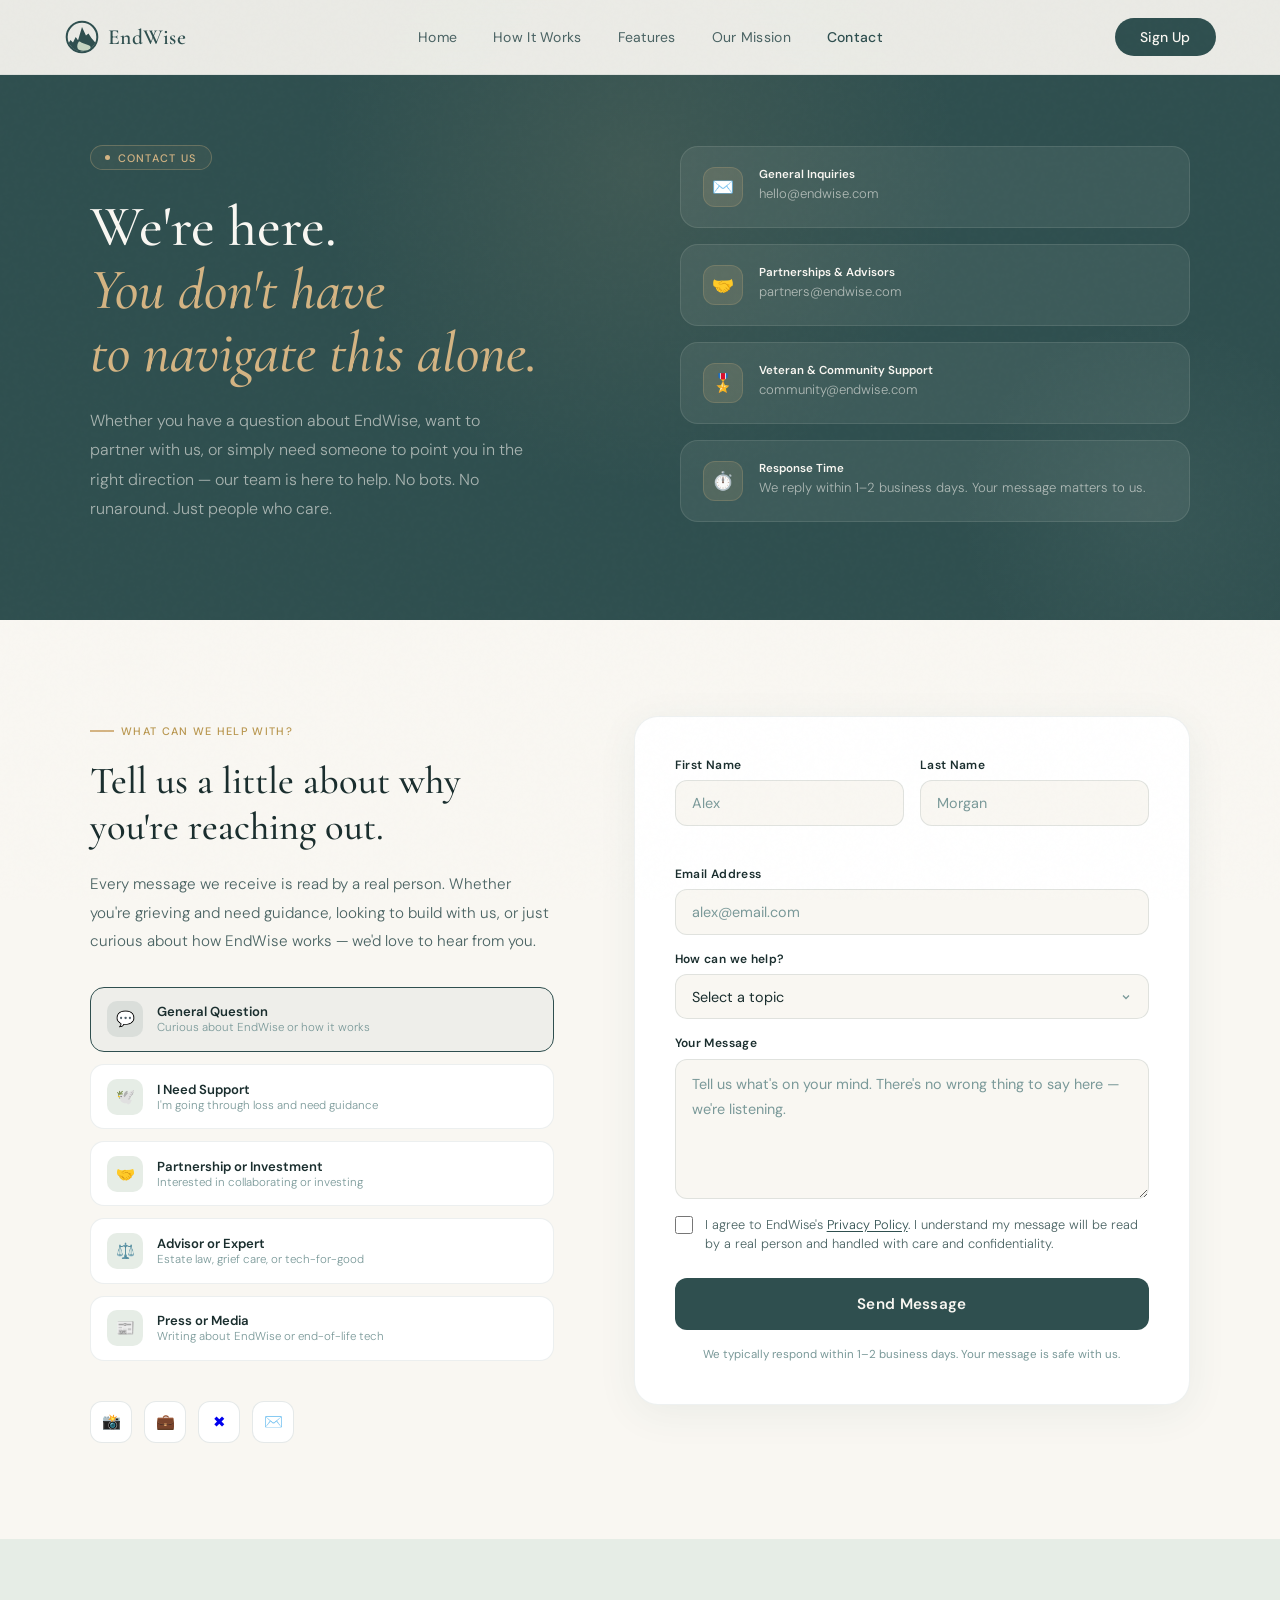
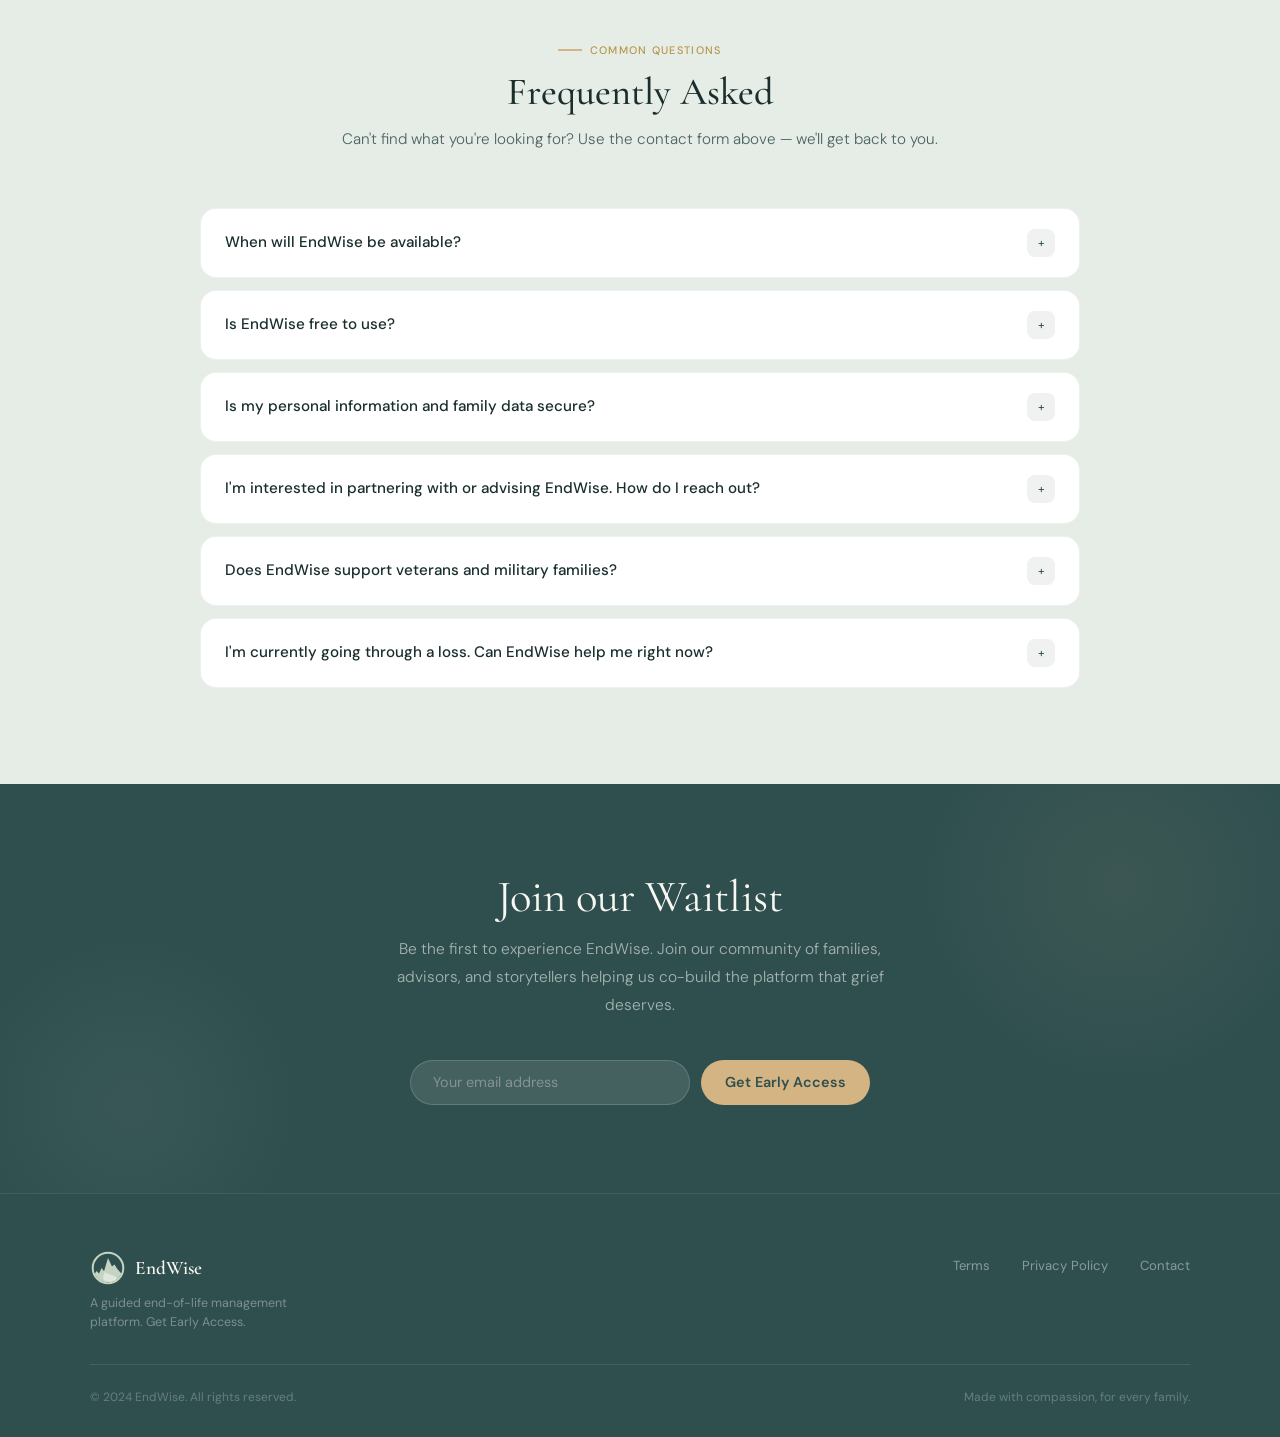
<file: Contact.html>
<!DOCTYPE html>
<html lang="en">
<head>
<meta charset="UTF-8"/>
<meta name="viewport" content="width=device-width, initial-scale=1.0"/>
<title>EndWise – Contact</title>
<link rel="preconnect" href="https://fonts.googleapis.com"/>
<link rel="preconnect" href="https://fonts.gstatic.com" crossorigin/>
<link href="https://fonts.googleapis.com/css2?family=Cormorant+Garamond:ital,wght@0,300;0,400;0,500;0,600;1,300;1,400;1,500;1,600&family=DM+Sans:opsz,wght@9..40,300;9..40,400;9..40,500;9..40,600&display=swap" rel="stylesheet"/>
<style>
/* ─── TOKENS ─── */
:root {
  --forest:    #2F4F4F;
  --forest-lt: #3d6464;
  --forest-dk: #1e3535;
  --sage:      #C8D5C8;
  --sage-lt:   #e6ede6;
  --gold:      #D4B483;
  --gold-dk:   #b8964e;
  --cream:     #F9F7F2;
  --cream-60:  rgba(249,247,242,.6);
  --cream-20:  rgba(249,247,242,.2);
  --txt-dark:  #1a2e2e;
  --txt-mid:   #4a6363;
  --txt-soft:  #7a9999;
}

*,*::before,*::after { box-sizing:border-box; margin:0; padding:0 }
html { scroll-behavior:smooth }
body {
  font-family:'DM Sans',sans-serif;
  background:var(--cream);
  color:var(--txt-dark);
  overflow-x:hidden;
}
body::after {
  content:''; position:fixed; inset:0; pointer-events:none; z-index:9999; opacity:.3;
  background-image:url("data:image/svg+xml,%3Csvg viewBox='0 0 200 200' xmlns='http://www.w3.org/2000/svg'%3E%3Cfilter id='n'%3E%3CfeTurbulence type='fractalNoise' baseFrequency='.85' numOctaves='4' stitchTiles='stitch'/%3E%3C/filter%3E%3Crect width='100%25' height='100%25' filter='url(%23n)' opacity='.04'/%3E%3C/svg%3E");
}
h1,h2,h3,h4 { font-family:'Cormorant Garamond',serif; line-height:1.12 }

/* ─── NAV ─── */
nav {
  position:fixed; top:0; left:0; right:0; z-index:300;
  display:flex; align-items:center; justify-content:space-between;
  padding:1.1rem 5%;
  background:rgba(249,247,242,.93);
  backdrop-filter:blur(20px); -webkit-backdrop-filter:blur(20px);
  border-bottom:1px solid rgba(47,79,79,.08);
  transition:padding .3s, box-shadow .3s;
}
.nav-logo { display:flex; align-items:center; gap:.5rem; text-decoration:none; z-index:1 }
.logo-mark { width:36px; height:36px; flex-shrink:0; display:block }
.logo-mark svg { width:100%; height:100%; display:block }
.logo-txt { font-family:'Cormorant Garamond',serif; font-size:1.35rem; font-weight:600; color:var(--forest); letter-spacing:.02em }
.nav-links { display:flex; align-items:center; gap:2.25rem; list-style:none }
.nav-links a { text-decoration:none; color:var(--txt-mid); font-size:.875rem; font-weight:400; letter-spacing:.02em; transition:color .2s }
.nav-links a:hover, .nav-links a.active { color:var(--forest); font-weight:500 }
.btn-nav {
  background:var(--forest); color:var(--cream); border:none; border-radius:60px;
  padding:.65rem 1.6rem; font-family:'DM Sans',sans-serif; font-size:.875rem; font-weight:500;
  cursor:pointer; text-decoration:none; display:inline-block;
  transition:background .25s, transform .2s;
}
.btn-nav:hover { background:var(--forest-lt); transform:translateY(-1px) }

/* hamburger */
.hamburger {
  display:none; flex-direction:column; align-items:center; justify-content:center;
  gap:5px; width:40px; height:40px; border-radius:10px;
  border:1.5px solid rgba(47,79,79,.15); background:transparent;
  cursor:pointer; padding:0; z-index:1; flex-shrink:0; transition:background .2s;
}
.hamburger:hover { background:rgba(47,79,79,.06) }
.hamburger span {
  display:block; width:16px; height:1.5px; background:var(--forest); border-radius:99px;
  transition:transform .32s cubic-bezier(.4,0,.2,1), opacity .22s, width .22s;
  transform-origin:center;
}
.hamburger.open span:nth-child(1) { transform:translateY(6.5px) rotate(45deg) }
.hamburger.open span:nth-child(2) { opacity:0; width:0 }
.hamburger.open span:nth-child(3) { transform:translateY(-6.5px) rotate(-45deg) }

.mobile-menu {
  position:fixed; inset:0; z-index:250;
  background:rgba(249,247,242,.98); backdrop-filter:blur(24px); -webkit-backdrop-filter:blur(24px);
  display:flex; flex-direction:column; align-items:center; justify-content:center;
  pointer-events:none; opacity:0; transform:translateY(-8px);
  transition:opacity .3s ease, transform .3s ease;
}
.mobile-menu.open { opacity:1; transform:translateY(0); pointer-events:all }
.mm-links { list-style:none; display:flex; flex-direction:column; align-items:center; gap:.25rem; margin-bottom:2.5rem }
.mm-links a {
  text-decoration:none; font-family:'Cormorant Garamond',serif;
  font-size:clamp(1.9rem,7vw,2.5rem); font-weight:500; color:var(--forest);
  line-height:1.5; transition:color .2s;
}
.mm-links a:hover { color:var(--gold-dk) }
.mm-div { width:40px; height:1px; background:rgba(47,79,79,.12); margin:1.5rem 0 }

/* ─── HERO ─── */
#hero {
  background:var(--forest);
  padding:9rem 5% 6rem;
  position:relative; overflow:hidden;
}
.hero-glow { position:absolute; top:-180px; left:50%; transform:translateX(-50%); width:700px; height:700px; border-radius:50%; background:radial-gradient(circle,rgba(212,180,131,.1) 0%,transparent 65%); pointer-events:none }
.hero-glow-r { position:absolute; bottom:-100px; right:-80px; width:420px; height:420px; border-radius:50%; background:radial-gradient(circle,rgba(200,213,200,.06) 0%,transparent 65%); pointer-events:none }

.hero-inner { max-width:1100px; margin:0 auto; display:grid; grid-template-columns:1fr 1fr; gap:5rem; align-items:center }

.hero-left {}
.hero-eyebrow {
  display:inline-flex; align-items:center; gap:.45rem;
  border:1px solid rgba(212,180,131,.3); border-radius:60px;
  padding:.28rem .9rem; font-size:.68rem; font-weight:500;
  letter-spacing:.12em; text-transform:uppercase; color:var(--gold);
  margin-bottom:1.6rem; background:rgba(212,180,131,.06);
}
.hero-eyebrow::before { content:''; width:5px; height:5px; border-radius:50%; background:var(--gold); display:block }
#hero h1 { font-size:clamp(2.8rem,4.5vw,4rem); font-weight:500; color:var(--cream); line-height:1.1; margin-bottom:1.25rem }
#hero h1 em { font-style:italic; color:var(--gold) }
.hero-sub { font-size:1rem; color:var(--cream-60); line-height:1.85; font-weight:300; max-width:440px }

/* right side: info cards */
.hero-right { display:flex; flex-direction:column; gap:1rem }
.hero-info-card {
  background:rgba(249,247,242,.07); border:1px solid rgba(249,247,242,.1);
  border-radius:18px; padding:1.25rem 1.4rem;
  display:flex; align-items:flex-start; gap:1rem;
  transition:background .3s;
}
.hero-info-card:hover { background:rgba(249,247,242,.11) }
.hic-icon {
  width:40px; height:40px; border-radius:12px;
  background:rgba(212,180,131,.15); border:1px solid rgba(212,180,131,.2);
  display:flex; align-items:center; justify-content:center;
  font-size:1.1rem; flex-shrink:0;
}
.hic-text {}
.hic-label { font-size:.72rem; font-weight:600; color:var(--cream); margin-bottom:.2rem }
.hic-val { font-size:.82rem; color:var(--cream-60); font-weight:300 }

/* ─── MAIN CONTACT SECTION ─── */
#contact-main {
  background:var(--cream);
  padding:6rem 5%;
}
.contact-inner { max-width:1100px; margin:0 auto; display:grid; grid-template-columns:1fr 1.2fr; gap:5rem; align-items:start }

/* LEFT col: context */
.contact-left {}
.section-eyebrow {
  display:inline-flex; align-items:center; gap:.45rem;
  font-size:.68rem; font-weight:500; letter-spacing:.12em; text-transform:uppercase; color:var(--gold-dk);
  margin-bottom:1.25rem;
}
.section-eyebrow::before { content:''; width:24px; height:1.5px; background:var(--gold); display:block }
.contact-left h2 { font-size:clamp(2rem,3vw,2.7rem); font-weight:500; color:var(--txt-dark); margin-bottom:1.25rem; line-height:1.2 }
.contact-left p { font-size:.95rem; color:var(--txt-mid); line-height:1.85; font-weight:300; margin-bottom:2rem }

/* reason chips */
.reason-chips { display:flex; flex-direction:column; gap:.75rem; margin-bottom:2.5rem }
.reason-chip {
  display:flex; align-items:center; gap:.85rem;
  background:#fff; border:1.5px solid rgba(47,79,79,.09);
  border-radius:14px; padding:.85rem 1rem;
  cursor:pointer; transition:border-color .2s, background .2s;
}
.reason-chip:hover { border-color:var(--forest); background:rgba(47,79,79,.02) }
.reason-chip.active { border-color:var(--forest); background:rgba(47,79,79,.05) }
.rc-icon { width:36px; height:36px; border-radius:10px; background:var(--sage-lt); display:flex; align-items:center; justify-content:center; font-size:.95rem; flex-shrink:0 }
.reason-chip.active .rc-icon { background:rgba(47,79,79,.1) }
.rc-text {}
.rc-label { font-size:.82rem; font-weight:600; color:var(--txt-dark) }
.rc-sub { font-size:.72rem; color:var(--txt-soft); font-weight:300 }

/* social links */
.social-row { display:flex; gap:.75rem }
.social-link {
  width:42px; height:42px; border-radius:12px;
  border:1.5px solid rgba(47,79,79,.12); background:#fff;
  display:flex; align-items:center; justify-content:center;
  font-size:.95rem; cursor:pointer; text-decoration:none;
  transition:border-color .2s, background .2s, transform .2s;
}
.social-link:hover { border-color:var(--forest); background:rgba(47,79,79,.04); transform:translateY(-2px) }

/* RIGHT col: form */
.contact-right {}
.form-card {
  background:#fff; border-radius:24px;
  padding:2.5rem; border:1px solid rgba(47,79,79,.08);
  box-shadow:0 8px 40px rgba(47,79,79,.07);
}
.form-row { display:grid; grid-template-columns:1fr 1fr; gap:1rem; margin-bottom:1rem }
.form-group { display:flex; flex-direction:column; gap:.45rem; margin-bottom:1rem }
.form-group:last-of-type { margin-bottom:1.5rem }
.form-label { font-size:.75rem; font-weight:600; color:var(--txt-dark); letter-spacing:.03em }
.form-input, .form-select, .form-textarea {
  width:100%; padding:.8rem 1rem;
  background:var(--cream); border:1.5px solid rgba(47,79,79,.12);
  border-radius:12px; font-family:'DM Sans',sans-serif;
  font-size:.9rem; color:var(--txt-dark); outline:none;
  transition:border-color .2s, box-shadow .2s;
  -webkit-appearance:none; appearance:none;
}
.form-input::placeholder, .form-textarea::placeholder { color:var(--txt-soft) }
.form-input:focus, .form-select:focus, .form-textarea:focus {
  border-color:var(--forest);
  box-shadow:0 0 0 3px rgba(47,79,79,.08);
}
.form-select {
  background-image:url("data:image/svg+xml,%3Csvg xmlns='http://www.w3.org/2000/svg' width='12' height='12' viewBox='0 0 24 24' fill='none' stroke='%237a9999' stroke-width='2.5'%3E%3Cpolyline points='6 9 12 15 18 9'/%3E%3C/svg%3E");
  background-repeat:no-repeat; background-position:right 1rem center;
  padding-right:2.5rem; cursor:pointer;
}
.form-select option { color:var(--txt-dark) }
.form-textarea { min-height:140px; resize:vertical; line-height:1.7 }

.form-checkbox-row { display:flex; align-items:flex-start; gap:.75rem; margin-bottom:1.5rem }
.form-checkbox { width:18px; height:18px; border-radius:5px; border:1.5px solid rgba(47,79,79,.2); background:var(--cream); cursor:pointer; flex-shrink:0; margin-top:1px; accent-color:var(--forest) }
.form-checkbox-label { font-size:.8rem; color:var(--txt-mid); line-height:1.55; font-weight:300 }
.form-checkbox-label a { color:var(--forest); text-decoration:underline; text-underline-offset:2px }

.btn-submit {
  width:100%; background:var(--forest); color:var(--cream); border:none;
  border-radius:12px; padding:1rem 2rem;
  font-family:'DM Sans',sans-serif; font-size:.95rem; font-weight:600;
  cursor:pointer; transition:background .25s, transform .2s;
  letter-spacing:.02em;
}
.btn-submit:hover { background:var(--forest-lt); transform:translateY(-1px) }
.btn-submit:active { transform:translateY(0) }

.form-note { font-size:.72rem; color:var(--txt-soft); text-align:center; margin-top:1rem; line-height:1.55 }

/* ─── FAQ ─── */
#faq {
  background:var(--sage-lt);
  padding:6rem 5%;
}
.faq-inner { max-width:880px; margin:0 auto }
.faq-header { text-align:center; margin-bottom:3.5rem }
.faq-header h2 { font-size:clamp(2rem,3vw,2.8rem); font-weight:500; color:var(--txt-dark); margin-bottom:.75rem }
.faq-header p { font-size:.95rem; color:var(--txt-mid); font-weight:300; line-height:1.75 }

.faq-list { display:flex; flex-direction:column; gap:.75rem }
.faq-item {
  background:#fff; border-radius:16px; border:1px solid rgba(47,79,79,.08);
  overflow:hidden; transition:box-shadow .3s;
}
.faq-item:hover { box-shadow:0 8px 28px rgba(47,79,79,.08) }
.faq-q {
  display:flex; align-items:center; justify-content:space-between;
  padding:1.25rem 1.5rem; cursor:pointer; gap:1rem;
}
.faq-q-text { font-size:.95rem; font-weight:500; color:var(--txt-dark); line-height:1.4 }
.faq-icon {
  width:28px; height:28px; border-radius:8px;
  background:rgba(47,79,79,.07); display:flex; align-items:center; justify-content:center;
  font-size:.75rem; color:var(--forest); flex-shrink:0;
  transition:background .2s, transform .3s;
}
.faq-item.open .faq-icon { background:var(--forest); color:var(--cream); transform:rotate(45deg) }
.faq-a {
  max-height:0; overflow:hidden;
  transition:max-height .4s ease, padding .3s ease;
  padding:0 1.5rem;
}
.faq-a-inner { padding-bottom:1.25rem; font-size:.9rem; color:var(--txt-mid); line-height:1.8; font-weight:300 }
.faq-item.open .faq-a { max-height:300px; padding:0 1.5rem }

/* ─── WAITLIST STRIP ─── */
#waitlist {
  background:var(--forest);
  padding:5.5rem 5%;
  position:relative; overflow:hidden;
}
.wl-glow { position:absolute; top:-120px; right:-60px; width:440px; height:440px; border-radius:50%; background:radial-gradient(circle,rgba(212,180,131,.08) 0%,transparent 65%); pointer-events:none }
.wl-glow-l { position:absolute; bottom:-100px; left:-60px; width:380px; height:380px; border-radius:50%; background:radial-gradient(circle,rgba(200,213,200,.06) 0%,transparent 65%); pointer-events:none }
.wl-inner { max-width:760px; margin:0 auto; text-align:center; position:relative; z-index:1 }
.wl-inner h2 { font-size:clamp(2rem,3.5vw,3rem); font-weight:400; color:var(--cream); margin-bottom:.85rem }
.wl-inner p { font-size:.97rem; color:var(--cream-60); max-width:500px; margin:0 auto 2.5rem; line-height:1.8; font-weight:300 }
.wl-form { display:flex; gap:.7rem; max-width:460px; margin:0 auto; flex-wrap:wrap; justify-content:center }
.wl-input { flex:1; min-width:210px; background:rgba(249,247,242,.1); border:1px solid rgba(249,247,242,.17); border-radius:60px; padding:.78rem 1.4rem; font-family:'DM Sans',sans-serif; font-size:.9rem; color:var(--cream); outline:none; transition:border .2s }
.wl-input::placeholder { color:rgba(249,247,242,.35) }
.wl-input:focus { border-color:var(--gold) }
.btn-gold { background:var(--gold); color:var(--forest); border:none; border-radius:60px; padding:.72rem 1.5rem; font-family:'DM Sans',sans-serif; font-size:.9rem; font-weight:600; cursor:pointer; transition:background .25s, transform .2s; display:inline-block; text-decoration:none }
.btn-gold:hover { background:var(--gold-dk); color:#fff; transform:translateY(-1px) }

/* ─── FOOTER ─── */
footer { background:var(--forest); padding:3.5rem 5% 2rem; border-top:1px solid rgba(249,247,242,.08) }
.footer-row { max-width:1100px; margin:0 auto; display:flex; align-items:flex-start; justify-content:space-between; padding-bottom:2rem; border-bottom:1px solid rgba(249,247,242,.1); margin-bottom:1.5rem; flex-wrap:wrap; gap:2rem }
.footer-brand-row { display:flex; align-items:center; gap:.55rem; margin-bottom:.5rem }
.footer-brand-name { font-family:'Cormorant Garamond',serif; font-size:1.2rem; font-weight:600; color:var(--cream) }
.footer-tagline { font-size:.78rem; color:rgba(249,247,242,.38); max-width:240px; line-height:1.55 }
.footer-links { display:flex; gap:2rem; list-style:none; flex-wrap:wrap; padding-top:.25rem }
.footer-links a { text-decoration:none; color:rgba(249,247,242,.45); font-size:.82rem; transition:color .2s }
.footer-links a:hover { color:var(--cream) }
.footer-bottom { max-width:1100px; margin:0 auto; display:flex; justify-content:space-between; flex-wrap:wrap; gap:.5rem }
.footer-bottom p { font-size:.75rem; color:rgba(249,247,242,.28) }

/* ─── SAGE SECTION BG helper ─── */
.sage-lt { background:var(--sage-lt) }

/* ─── ANIMATIONS ─── */
.fade-up { opacity:0; transform:translateY(22px); transition:opacity .7s ease, transform .7s ease }
.fade-up.vis { opacity:1; transform:translateY(0) }
.fd1 { transition-delay:.1s }
.fd2 { transition-delay:.2s }
.fd3 { transition-delay:.3s }

/* ─── RESPONSIVE ─── */
@media(max-width:900px) {
  .nav-links, .btn-nav { display:none }
  .hamburger { display:flex }

  .hero-inner { grid-template-columns:1fr; gap:3rem; text-align:center }
  .hero-sub { max-width:100%; margin:0 auto }
  .hero-eyebrow { margin:0 auto 1.6rem }
  .hero-right { max-width:480px; margin:0 auto; width:100% }

  .contact-inner { grid-template-columns:1fr; gap:3rem }
  .form-row { grid-template-columns:1fr }

  .footer-row { flex-direction:column }
  .footer-links { gap:1.25rem }
  .footer-bottom { flex-direction:column; gap:.25rem; text-align:center }

  .wl-form { flex-direction:column; align-items:stretch }
  .wl-input { min-width:0 }
}
@media(max-width:540px) {
  #hero { padding:8rem 5% 4.5rem }
  .form-card { padding:1.75rem }
  .reason-chips { gap:.6rem }
}
</style>
</head>
<body>

<!-- ─── MOBILE MENU ─── -->
<div class="mobile-menu" id="mobileMenu">
  <ul class="mm-links">
    <li><a href="endwise-how-it-works.html" onclick="closeMenu()">How it works</a></li>
    <li><a href="endwise-platform-features.html" onclick="closeMenu()">Platform features</a></li>
    <li><a href="endwise-about-mission.html" onclick="closeMenu()">About the Mission</a></li>
    <li><a href="#" onclick="closeMenu()">Contact</a></li>
  </ul>
  <div class="mm-div"></div>
  <a href="#waitlist" class="btn-nav" onclick="closeMenu()">Join Waitlist</a>
</div>

<!-- ─── NAV ─── -->
<nav id="nav">
  <a class="nav-logo" href="endwise-landing.html">
    <div class="logo-mark">
      <svg viewBox="0 0 200 200" xmlns="http://www.w3.org/2000/svg">
        <defs><clipPath id="ew-ct-nav"><circle cx="100" cy="100" r="80"/></clipPath></defs>
        <circle cx="100" cy="100" r="85" fill="none" stroke="#2F4F4F" stroke-width="11"/>
        <path clip-path="url(#ew-ct-nav)" fill="#2F4F4F" d="M18,160 L18,148 L36,116 L50,130 L65,100 L78,118 L100,44 L122,92 L136,80 L152,106 L182,140 L182,178 L18,178 Z"/>
        <path clip-path="url(#ew-ct-nav)" fill="#C5D4C2" d="M82,126 C76,134 70,150 76,164 C82,176 108,180 134,172 C150,165 152,153 140,147 C128,140 108,136 96,130 C90,127 84,123 82,126 Z"/>
      </svg>
    </div>
    <span class="logo-txt">EndWise</span>
  </a>
  <ul class="nav-links">
   <li><a href="index.html">Home</a></li>
    <li><a href="HowItWorks.html">How It Works</a></li>
    <li><a href="Features.html">Features</a></li>
    <li><a href="Mission.html">Our Mission</a></li>
    <li><a href="Contact.html" class="active">Contact</a></li>
  </ul>
  <a class="btn-nav" href="#waitlist">Sign Up</a>
  <button class="hamburger" id="hamburger" aria-label="Toggle menu">
    <span></span><span></span><span></span>
  </button>
</nav>

<!-- ═══════════════════════════════════
     HERO
═══════════════════════════════════ -->
<section id="hero">
  <div class="hero-glow"></div>
  <div class="hero-glow-r"></div>
  <div class="hero-inner">

    <div class="hero-left fade-up">
      <div class="hero-eyebrow">Contact us</div>
      <h1>We're here.<br><em>You don't have<br>to navigate this alone.</em></h1>
      <p class="hero-sub">Whether you have a question about EndWise, want to partner with us, or simply need someone to point you in the right direction — our team is here to help. No bots. No runaround. Just people who care.</p>
    </div>

    <div class="hero-right fade-up fd1">
      <div class="hero-info-card">
        <div class="hic-icon">✉️</div>
        <div class="hic-text">
          <div class="hic-label">General Inquiries</div>
          <div class="hic-val">hello@endwise.com</div>
        </div>
      </div>
      <div class="hero-info-card">
        <div class="hic-icon">🤝</div>
        <div class="hic-text">
          <div class="hic-label">Partnerships & Advisors</div>
          <div class="hic-val">partners@endwise.com</div>
        </div>
      </div>
      <div class="hero-info-card">
        <div class="hic-icon">🎖️</div>
        <div class="hic-text">
          <div class="hic-label">Veteran & Community Support</div>
          <div class="hic-val">community@endwise.com</div>
        </div>
      </div>
      <div class="hero-info-card">
        <div class="hic-icon">⏱️</div>
        <div class="hic-text">
          <div class="hic-label">Response Time</div>
          <div class="hic-val">We reply within 1–2 business days. Your message matters to us.</div>
        </div>
      </div>
    </div>

  </div>
</section>

<!-- ═══════════════════════════════════
     MAIN CONTACT SECTION
═══════════════════════════════════ -->
<section id="contact-main">
  <div class="contact-inner">

    <!-- LEFT: context + reason selector -->
    <div class="contact-left fade-up">
      <div class="section-eyebrow">What can we help with?</div>
      <h2>Tell us a little about why you're reaching out.</h2>
      <p>Every message we receive is read by a real person. Whether you're grieving and need guidance, looking to build with us, or just curious about how EndWise works — we'd love to hear from you.</p>

      <div class="reason-chips" id="reasonChips">
        <div class="reason-chip active" data-reason="general" onclick="selectReason(this)">
          <div class="rc-icon">💬</div>
          <div class="rc-text">
            <div class="rc-label">General Question</div>
            <div class="rc-sub">Curious about EndWise or how it works</div>
          </div>
        </div>
        <div class="reason-chip" data-reason="support" onclick="selectReason(this)">
          <div class="rc-icon">🕊️</div>
          <div class="rc-text">
            <div class="rc-label">I Need Support</div>
            <div class="rc-sub">I'm going through loss and need guidance</div>
          </div>
        </div>
        <div class="reason-chip" data-reason="partner" onclick="selectReason(this)">
          <div class="rc-icon">🤝</div>
          <div class="rc-text">
            <div class="rc-label">Partnership or Investment</div>
            <div class="rc-sub">Interested in collaborating or investing</div>
          </div>
        </div>
        <div class="reason-chip" data-reason="advisor" onclick="selectReason(this)">
          <div class="rc-icon">⚖️</div>
          <div class="rc-text">
            <div class="rc-label">Advisor or Expert</div>
            <div class="rc-sub">Estate law, grief care, or tech-for-good</div>
          </div>
        </div>
        <div class="reason-chip" data-reason="press" onclick="selectReason(this)">
          <div class="rc-icon">📰</div>
          <div class="rc-text">
            <div class="rc-label">Press or Media</div>
            <div class="rc-sub">Writing about EndWise or end-of-life tech</div>
          </div>
        </div>
      </div>

      <div class="social-row">
        <a class="social-link" href="#" title="Instagram">📸</a>
        <a class="social-link" href="#" title="LinkedIn">💼</a>
        <a class="social-link" href="#" title="Twitter/X">✖</a>
        <a class="social-link" href="#" title="Email">✉️</a>
      </div>
    </div>

    <!-- RIGHT: form -->
    <div class="contact-right fade-up fd1">
      <div class="form-card">

        <div class="form-row">
          <div class="form-group">
            <label class="form-label" for="firstName">First Name</label>
            <input class="form-input" type="text" id="firstName" placeholder="Alex"/>
          </div>
          <div class="form-group">
            <label class="form-label" for="lastName">Last Name</label>
            <input class="form-input" type="text" id="lastName" placeholder="Morgan"/>
          </div>
        </div>

        <div class="form-group">
          <label class="form-label" for="email">Email Address</label>
          <input class="form-input" type="email" id="email" placeholder="alex@email.com"/>
        </div>

        <div class="form-group">
          <label class="form-label" for="subject">How can we help?</label>
          <select class="form-select" id="subject">
            <option value="" disabled selected>Select a topic</option>
            <option>General Question about EndWise</option>
            <option>I'm navigating a loss and need guidance</option>
            <option>Partnership or Investment Inquiry</option>
            <option>Advisor or Expert Interest</option>
            <option>Press or Media Request</option>
            <option>Veteran or Community Support</option>
            <option>Early Access / Waitlist</option>
            <option>Something else</option>
          </select>
        </div>

        <div class="form-group">
          <label class="form-label" for="message">Your Message</label>
          <textarea class="form-textarea" id="message" placeholder="Tell us what's on your mind. There's no wrong thing to say here — we're listening."></textarea>
        </div>

        <div class="form-checkbox-row">
          <input class="form-checkbox" type="checkbox" id="consent"/>
          <label class="form-checkbox-label" for="consent">
            I agree to EndWise's <a href="#">Privacy Policy</a>. I understand my message will be read by a real person and handled with care and confidentiality.
          </label>
        </div>

        <button class="btn-submit" id="submitBtn" onclick="handleSubmit()">Send Message</button>

        <p class="form-note">We typically respond within 1–2 business days. Your message is safe with us.</p>
      </div>
    </div>

  </div>
</section>

<!-- ═══════════════════════════════════
     FAQ
═══════════════════════════════════ -->
<section id="faq">
  <div class="faq-inner">
    <div class="faq-header fade-up">
      <div class="section-eyebrow" style="justify-content:center;margin-bottom:.85rem">Common Questions</div>
      <h2>Frequently Asked</h2>
      <p>Can't find what you're looking for? Use the contact form above — we'll get back to you.</p>
    </div>

    <div class="faq-list">
      <div class="faq-item fade-up fd1">
        <div class="faq-q" onclick="toggleFaq(this)">
          <span class="faq-q-text">When will EndWise be available?</span>
          <div class="faq-icon">+</div>
        </div>
        <div class="faq-a">
          <div class="faq-a-inner">EndWise is currently in active development. We're conducting founder-led interviews with families, hospice teams, and estate professionals to ensure the platform truly meets the needs of those it serves. Join our waitlist to get early access and be the first to know when we launch.</div>
        </div>
      </div>

      <div class="faq-item fade-up fd1">
        <div class="faq-q" onclick="toggleFaq(this)">
          <span class="faq-q-text">Is EndWise free to use?</span>
          <div class="faq-icon">+</div>
        </div>
        <div class="faq-a">
          <div class="faq-a-inner">We're committed to equity — we believe all families deserve clarity and support regardless of their financial situation. Our early access program will be free. Pricing details for premium features will be shared closer to launch. Our core mission will always remain accessible.</div>
        </div>
      </div>

      <div class="faq-item fade-up fd2">
        <div class="faq-q" onclick="toggleFaq(this)">
          <span class="faq-q-text">Is my personal information and family data secure?</span>
          <div class="faq-icon">+</div>
        </div>
        <div class="faq-a">
          <div class="faq-a-inner">Absolutely. EndWise is built with enterprise-grade encryption from the ground up. Your documents, your tasks, and your family's information are encrypted end-to-end. You control who has access — and you can revoke access at any time. We will never sell your data.</div>
        </div>
      </div>

      <div class="faq-item fade-up fd2">
        <div class="faq-q" onclick="toggleFaq(this)">
          <span class="faq-q-text">I'm interested in partnering with or advising EndWise. How do I reach out?</span>
          <div class="faq-icon">+</div>
        </div>
        <div class="faq-a">
          <div class="faq-a-inner">We're actively looking for values-aligned advisors in estate law, tech-for-good, and grief care — as well as VC firms and angel investors who believe in equitable, compassionate technology. Use the contact form above and select "Partnership or Investment Inquiry," or email us directly at partners@endwise.com.</div>
        </div>
      </div>

      <div class="faq-item fade-up fd3">
        <div class="faq-q" onclick="toggleFaq(this)">
          <span class="faq-q-text">Does EndWise support veterans and military families?</span>
          <div class="faq-icon">+</div>
        </div>
        <div class="faq-a">
          <div class="faq-a-inner">Yes. Veterans and military families have unique needs — burial honors, VA benefits, specific documentation requirements. EndWise includes dedicated guidance and resources for veterans and their families, respecting their service with the dignity it deserves. Reach out at community@endwise.com for specific questions.</div>
        </div>
      </div>

      <div class="faq-item fade-up fd3">
        <div class="faq-q" onclick="toggleFaq(this)">
          <span class="faq-q-text">I'm currently going through a loss. Can EndWise help me right now?</span>
          <div class="faq-icon">+</div>
        </div>
        <div class="faq-a">
          <div class="faq-a-inner">We're so sorry for your loss. While EndWise is still in development, please reach out to us directly at hello@endwise.com — our team will personally point you toward trusted resources for your immediate needs. You don't have to figure this out alone, and we will not leave you without support.</div>
        </div>
      </div>
    </div>
  </div>
</section>

<!-- ═══════════════════════════════════
     WAITLIST STRIP
═══════════════════════════════════ -->
<section id="waitlist">
  <div class="wl-glow"></div>
  <div class="wl-glow-l"></div>
  <div class="wl-inner fade-up">
    <h2>Join our Waitlist</h2>
    <p>Be the first to experience EndWise. Join our community of families, advisors, and storytellers helping us co-build the platform that grief deserves.</p>
    <div class="wl-form">
      <input class="wl-input" type="email" placeholder="Your email address"/>
      <button class="btn-gold" onclick="this.textContent='You\'re on the list ✓';this.style.background='#3d6464';this.style.color='#f9f7f2'">Get Early Access</button>
    </div>
  </div>
</section>

<!-- ═══════════════════════════════════
     FOOTER
═══════════════════════════════════ -->
<footer>
  <div class="footer-row">
    <div>
      <div class="footer-brand-row">
        <div class="logo-mark">
          <svg viewBox="0 0 200 200" xmlns="http://www.w3.org/2000/svg">
            <defs><clipPath id="ew-ct-ft"><circle cx="100" cy="100" r="80"/></clipPath></defs>
            <circle cx="100" cy="100" r="85" fill="none" stroke="#C5D4C2" stroke-width="11"/>
            <path clip-path="url(#ew-ct-ft)" fill="#C5D4C2" d="M18,160 L18,148 L36,116 L50,130 L65,100 L78,118 L100,44 L122,92 L136,80 L152,106 L182,140 L182,178 L18,178 Z"/>
            <path clip-path="url(#ew-ct-ft)" fill="rgba(249,247,242,0.55)" d="M82,126 C76,134 70,150 76,164 C82,176 108,180 134,172 C150,165 152,153 140,147 C128,140 108,136 96,130 C90,127 84,123 82,126 Z"/>
          </svg>
        </div>
        <span class="footer-brand-name">EndWise</span>
      </div>
      <div class="footer-tagline">A guided end-of-life management platform. Get Early Access.</div>
    </div>
    <ul class="footer-links">
      <li><a href="#">Terms</a></li>
      <li><a href="#">Privacy Policy</a></li>
      <li><a href="#">Contact</a></li>
    </ul>
  </div>
  <div class="footer-bottom">
    <p>© 2024 EndWise. All rights reserved.</p>
    <p>Made with compassion, for every family.</p>
  </div>
</footer>

<script>
  // Scroll reveal
  const io = new IntersectionObserver(entries => {
    entries.forEach(e => { if(e.isIntersecting){ e.target.classList.add('vis'); io.unobserve(e.target) } });
  }, {threshold: 0.08});
  document.querySelectorAll('.fade-up').forEach(el => io.observe(el));

  // Nav shrink
  const nav = document.getElementById('nav');
  window.addEventListener('scroll', () => {
    if(window.scrollY > 60){ nav.style.padding='.75rem 5%'; nav.style.boxShadow='0 4px 20px rgba(47,79,79,.08)' }
    else{ nav.style.padding='1.1rem 5%'; nav.style.boxShadow='none' }
  }, {passive:true});

  // Hamburger
  const hb = document.getElementById('hamburger');
  const mm = document.getElementById('mobileMenu');
  function closeMenu(){ hb.classList.remove('open'); mm.classList.remove('open'); document.body.style.overflow='' }
  hb.addEventListener('click', () => {
    const open = hb.classList.contains('open');
    open ? closeMenu() : (hb.classList.add('open'), mm.classList.add('open'), document.body.style.overflow='hidden');
  });
  document.addEventListener('keydown', e => { if(e.key==='Escape') closeMenu() });

  // Reason chip selector
  function selectReason(el) {
    document.querySelectorAll('.reason-chip').forEach(c => c.classList.remove('active'));
    el.classList.add('active');
    // Sync the select dropdown
    const map = { general:'General Question about EndWise', support:"I'm navigating a loss and need guidance", partner:'Partnership or Investment Inquiry', advisor:'Advisor or Expert Interest', press:'Press or Media Request' };
    const sel = document.getElementById('subject');
    const reason = el.dataset.reason;
    if(map[reason]) {
      for(let opt of sel.options){ if(opt.text === map[reason]){ opt.selected=true; break } }
    }
  }

  // FAQ toggle
  function toggleFaq(btn) {
    const item = btn.closest('.faq-item');
    const isOpen = item.classList.contains('open');
    // close all
    document.querySelectorAll('.faq-item.open').forEach(i => i.classList.remove('open'));
    if(!isOpen) item.classList.add('open');
  }

  // Form submit
  function handleSubmit() {
    const btn = document.getElementById('submitBtn');
    const name = document.getElementById('firstName').value.trim();
    const email = document.getElementById('email').value.trim();
    const msg = document.getElementById('message').value.trim();
    if(!name || !email || !msg) {
      btn.textContent = 'Please fill in all fields ↑';
      btn.style.background = '#b8964e';
      setTimeout(() => { btn.textContent = 'Send Message'; btn.style.background = '' }, 2500);
      return;
    }
    btn.textContent = 'Message sent — thank you ✓';
    btn.style.background = '#3d6464';
    btn.disabled = true;
  }
</script>
</body>
</html>
</file>
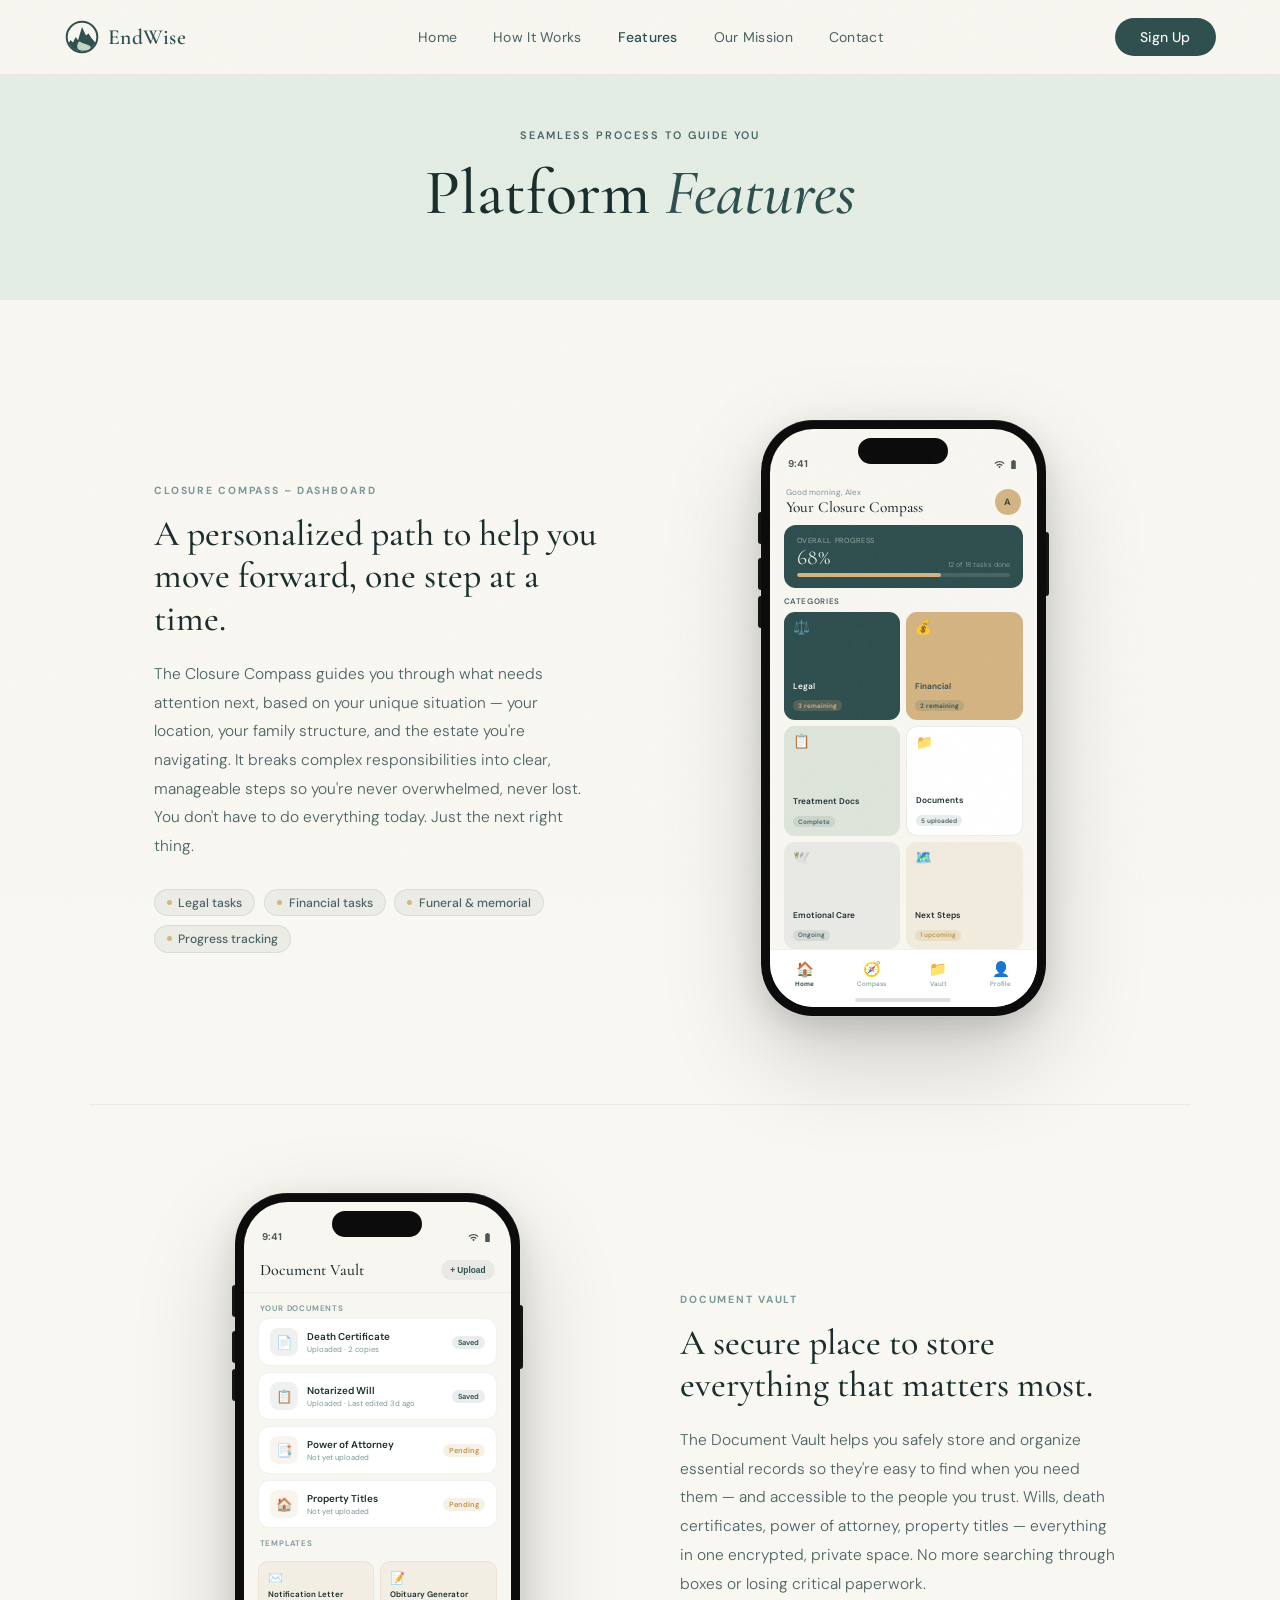
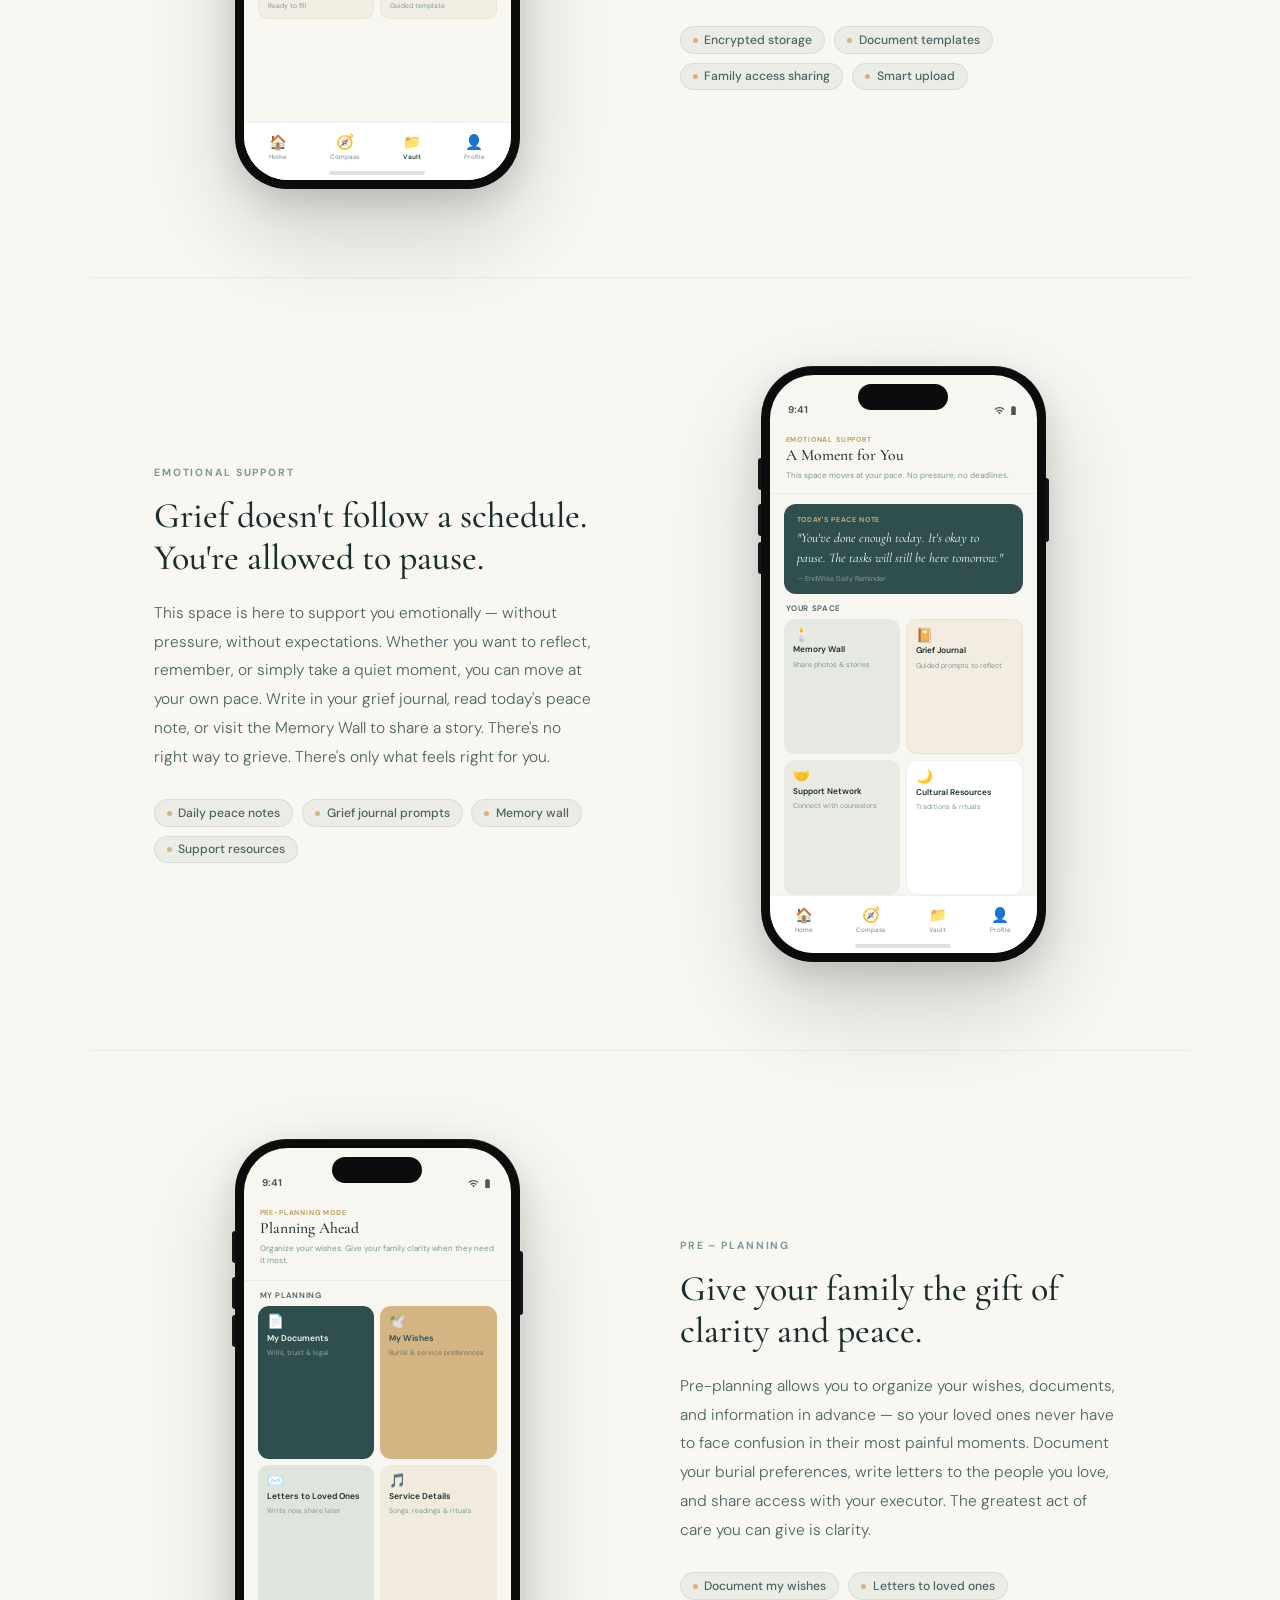
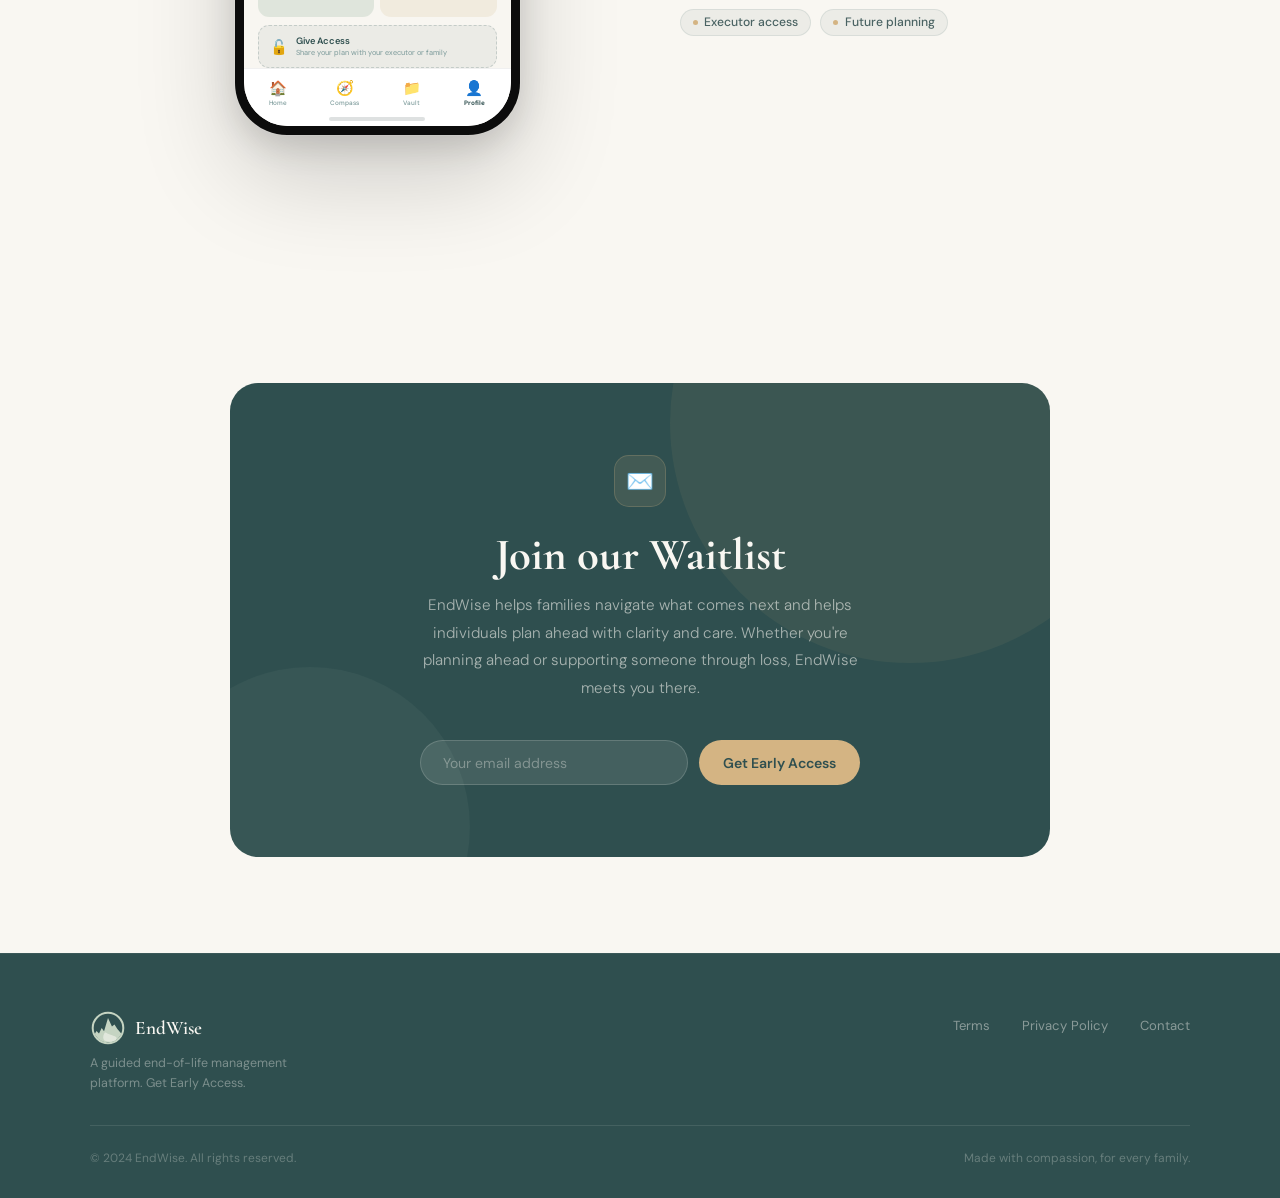
<file: Features.html>
<!DOCTYPE html>
<html lang="en">
<head>
<meta charset="UTF-8"/>
<meta name="viewport" content="width=device-width, initial-scale=1.0"/>
<title>EndWise – Platform Features</title>
<link rel="preconnect" href="https://fonts.googleapis.com"/>
<link rel="preconnect" href="https://fonts.gstatic.com" crossorigin/>
<link href="https://fonts.googleapis.com/css2?family=Cormorant+Garamond:ital,wght@0,300;0,400;0,500;0,600;1,300;1,400;1,500&family=DM+Sans:opsz,wght@9..40,300;9..40,400;9..40,500;9..40,600&display=swap" rel="stylesheet"/>

<style>
:root {
  --forest:    #2F4F4F;
  --forest-lt: #3d6464;
  --sage:      #C8D5C8;
  --sage-lt:   #e4ede4;
  --gold:      #D4B483;
  --gold-dk:   #b8964e;
  --cream:     #F9F7F2;
  --cream-60:  rgba(249,247,242,0.6);
  --cream-40:  rgba(249,247,242,0.4);
  --txt-dark:  #1a2e2e;
  --txt-mid:   #4a6363;
  --txt-soft:  #7a9999;
}

*,*::before,*::after{box-sizing:border-box;margin:0;padding:0}
html{scroll-behavior:smooth}
body{font-family:'DM Sans',sans-serif;background:var(--cream);color:var(--txt-dark);overflow-x:hidden}

body::after{content:'';position:fixed;inset:0;background-image:url("data:image/svg+xml,%3Csvg viewBox='0 0 200 200' xmlns='http://www.w3.org/2000/svg'%3E%3Cfilter id='n'%3E%3CfeTurbulence type='fractalNoise' baseFrequency='0.9' numOctaves='4' stitchTiles='stitch'/%3E%3C/filter%3E%3Crect width='100%25' height='100%25' filter='url(%23n)' opacity='0.03'/%3E%3C/svg%3E");pointer-events:none;z-index:9999;opacity:.45}

h1,h2,h3,h4{font-family:'Cormorant Garamond',serif;line-height:1.15}

/* ══════════ NAV ══════════ */
nav{
  position:fixed;top:0;left:0;right:0;z-index:300;
  display:flex;align-items:center;justify-content:space-between;
  padding:1.1rem 5%;
  background:rgba(249,247,242,0.93);
  backdrop-filter:blur(20px);-webkit-backdrop-filter:blur(20px);
  border-bottom:1px solid rgba(47,79,79,0.08);
  transition:padding .3s,box-shadow .3s;
}
.nav-logo{display:flex;align-items:center;gap:.5rem;text-decoration:none;z-index:1}
.logo-mark{width:36px;height:36px;flex-shrink:0;display:block}
.logo-mark svg{width:100%;height:100%;display:block}
.logo-txt{font-family:'Cormorant Garamond',serif;font-size:1.35rem;font-weight:600;color:var(--forest);letter-spacing:.02em}
.nav-links{display:flex;align-items:center;gap:2.25rem;list-style:none}
.nav-links a{text-decoration:none;color:var(--txt-mid);font-size:.875rem;font-weight:400;letter-spacing:.02em;transition:color .2s}
.nav-links a:hover{color:var(--forest);font-weight:500}
.nav-links a.active{color:var(--forest);font-weight:500}
.btn-nav{background:var(--forest);color:var(--cream);border:none;border-radius:60px;padding:.65rem 1.6rem;font-family:'DM Sans',sans-serif;font-size:.875rem;font-weight:500;cursor:pointer;text-decoration:none;transition:background .25s,transform .2s;display:inline-block}
.btn-nav:hover{background:var(--forest-lt);transform:translateY(-1px)}

/* Hamburger */
.hamburger{display:none;flex-direction:column;align-items:center;justify-content:center;gap:5px;width:40px;height:40px;border-radius:10px;border:1.5px solid rgba(47,79,79,.15);background:transparent;cursor:pointer;padding:0;transition:background .2s;z-index:1;flex-shrink:0}
.hamburger:hover{background:rgba(47,79,79,.06)}
.hamburger span{display:block;width:16px;height:1.5px;background:var(--forest);border-radius:99px;transition:transform .32s cubic-bezier(.4,0,.2,1),opacity .22s,width .22s;transform-origin:center}
.hamburger.open span:nth-child(1){transform:translateY(6.5px) rotate(45deg)}
.hamburger.open span:nth-child(2){opacity:0;width:0}
.hamburger.open span:nth-child(3){transform:translateY(-6.5px) rotate(-45deg)}

/* Mobile overlay */
.mobile-menu{position:fixed;inset:0;z-index:250;background:rgba(249,247,242,.98);backdrop-filter:blur(24px);-webkit-backdrop-filter:blur(24px);display:flex;flex-direction:column;align-items:center;justify-content:center;pointer-events:none;opacity:0;transform:translateY(-8px);transition:opacity .3s ease,transform .3s ease}
.mobile-menu.open{opacity:1;transform:translateY(0);pointer-events:all}
.mobile-menu-links{list-style:none;display:flex;flex-direction:column;align-items:center;gap:.25rem;margin-bottom:2.5rem}
.mobile-menu-links a{text-decoration:none;font-family:'Cormorant Garamond',serif;font-size:clamp(1.9rem,7vw,2.5rem);font-weight:500;color:var(--forest);line-height:1.5;transition:color .2s;letter-spacing:.01em}
.mobile-menu-links a:hover{color:var(--gold-dk)}
.mm-divider{width:40px;height:1px;background:rgba(47,79,79,.12);margin:1.5rem 0}

/* ══════════ PAGE HERO ══════════ */
#hero{
  background:var(--sage-lt);
  padding:8rem 5% 4.5rem;
  text-align:center;
  position:relative;overflow:hidden;
}
.hero-eyebrow{font-size:.68rem;font-weight:600;letter-spacing:.18em;text-transform:uppercase;color:var(--txt-mid);margin-bottom:1rem;display:block}
#hero h1{font-size:clamp(2.6rem,5vw,4rem);font-weight:500;color:var(--txt-dark);line-height:1.1;max-width:600px;margin:0 auto}
#hero h1 em{font-style:italic;color:var(--forest)}

/* ══════════ FEATURES SECTION ══════════ */
#features{background:var(--cream);padding:2rem 0 4rem}

.feature-block{
  display:grid;
  grid-template-columns:1fr 1fr;
  align-items:center;
  gap:5rem;
  max-width:1100px;
  margin:0 auto;
  padding:5.5rem 5%;
  position:relative;
}

/* alternating separator */
.feature-block+.feature-block{
  border-top:1px solid rgba(47,79,79,.07);
}

/* Reverse: phone left, text right */
.feature-block.rev .feat-text{order:2}
.feature-block.rev .phone-col{order:1}

/* ── Text column ── */
.feat-text{display:flex;flex-direction:column}
.feat-label{font-size:.65rem;font-weight:700;letter-spacing:.18em;text-transform:uppercase;color:var(--txt-soft);margin-bottom:1rem}
.feat-heading{font-size:clamp(2rem,2.8vw,2.8rem);font-weight:500;color:var(--txt-dark);line-height:1.18;margin-bottom:1.25rem}
.feat-body{font-size:.97rem;color:var(--txt-mid);line-height:1.85;font-weight:300;margin-bottom:1.75rem;max-width:440px}
.feat-pills{display:flex;flex-wrap:wrap;gap:.55rem}
.feat-pill{
  display:inline-flex;align-items:center;gap:.4rem;
  background:rgba(47,79,79,.06);border:1px solid rgba(47,79,79,.1);
  border-radius:60px;padding:.3rem .75rem;
  font-size:.76rem;font-weight:500;color:var(--txt-mid);
}
.feat-pill::before{content:'';width:5px;height:5px;border-radius:50%;background:var(--gold);flex-shrink:0}

/* ── Phone column ── */
.phone-col{display:flex;justify-content:center;align-items:center}

/* ══════════ PHONE MOCKUP ══════════ */
.phone-shell{
  width:285px;
  background:#0c0c0c;
  border-radius:52px;
  padding:9px;
  box-shadow:
    0 0 0 1px rgba(255,255,255,.09),
    0 40px 100px rgba(0,0,0,.18),
    0 12px 32px rgba(0,0,0,.12),
    inset 0 1px 0 rgba(255,255,255,.07);
  position:relative;flex-shrink:0;
}
.phone-shell::before{content:'';position:absolute;left:-3px;top:92px;width:3px;height:32px;background:#141414;border-radius:3px 0 0 3px;box-shadow:0 46px 0 #141414,0 84px 0 #141414}
.phone-shell::after{content:'';position:absolute;right:-3px;top:112px;width:3px;height:64px;background:#141414;border-radius:0 3px 3px 0}

.phone-screen{
  width:100%;aspect-ratio:267/578;border-radius:44px;
  overflow:hidden;position:relative;
  display:flex;flex-direction:column;isolation:isolate;
}

.di{position:absolute;top:9px;left:50%;transform:translateX(-50%);width:90px;height:26px;background:#0c0c0c;border-radius:20px;z-index:50}
.sbar{position:absolute;top:0;left:0;right:0;height:48px;display:flex;align-items:flex-end;justify-content:space-between;padding:0 18px 7px;z-index:40;font-family:'DM Sans',sans-serif}
.sbar-t{font-size:.62rem;font-weight:700}
.sbar-ic{display:flex;align-items:center;gap:3px}
.sbar-ic svg{width:11px;height:11px}
.sbar.lt .sbar-t,.sbar.lt .sbar-ic{color:rgba(249,247,242,.82)}
.sbar.dk .sbar-t,.sbar.dk .sbar-ic{color:rgba(26,46,46,.78)}
.hi{position:absolute;bottom:5px;left:50%;transform:translateX(-50%);width:96px;height:4px;border-radius:99px;z-index:40}
.hi.on-dk{background:rgba(255,255,255,.22)}
.hi.on-lt{background:rgba(26,46,46,.14)}

/* in-app bottom nav */
.abn{position:absolute;bottom:0;left:0;right:0;height:58px;display:flex;align-items:center;justify-content:space-around;padding:0 4px 10px;z-index:40}
.abn.lbg{background:#fff;border-top:1px solid rgba(0,0,0,.06)}
.abn.dbg{background:rgba(18,38,38,.97);border-top:1px solid rgba(255,255,255,.07)}
.abn-i{display:flex;flex-direction:column;align-items:center;gap:2px;padding:4px 8px;border-radius:8px;cursor:pointer}
.abn-e{font-size:.9rem}
.abn-l{font-size:.4rem;font-weight:500;color:var(--txt-soft)}
.abn-i.on .abn-l{color:var(--forest);font-weight:700}

/* ══════════════════════════════════
   SCREEN 1 – CLOSURE COMPASS
═══════════════════════════════════ */
.sc1{position:absolute;inset:0;background:#f8f6f1;display:flex;flex-direction:column;padding:50px 0 58px}
.sc1-top{display:flex;align-items:center;justify-content:space-between;padding:8px 16px 0}
.sc1-greet{font-size:.5rem;color:var(--txt-soft);margin-bottom:1px}
.sc1-title{font-family:'Cormorant Garamond',serif;font-size:.96rem;font-weight:500;color:var(--txt-dark)}
.sc1-ava{width:26px;height:26px;border-radius:50%;background:var(--gold);display:flex;align-items:center;justify-content:center;font-size:.58rem;font-weight:700;color:var(--forest);flex-shrink:0}
.sc1-prog{margin:9px 14px 0;background:var(--forest);border-radius:12px;padding:11px 13px}
.sc1-pl{font-size:.46rem;text-transform:uppercase;letter-spacing:.09em;color:rgba(249,247,242,.52);margin-bottom:2px}
.sc1-pr{display:flex;align-items:flex-end;justify-content:space-between;margin-bottom:4px}
.sc1-pn{font-family:'Cormorant Garamond',serif;font-size:1.35rem;font-weight:300;color:var(--cream);line-height:1}
.sc1-ps{font-size:.44rem;color:rgba(249,247,242,.42)}
.sc1-track{height:4px;background:rgba(255,255,255,.12);border-radius:99px;overflow:hidden}
.sc1-fill{height:100%;width:68%;background:var(--gold);border-radius:99px}
.sc1-sl{font-size:.5rem;font-weight:600;letter-spacing:.08em;text-transform:uppercase;color:var(--txt-mid);padding:8px 14px 6px}
.sc1-grid{display:grid;grid-template-columns:1fr 1fr;gap:6px;padding:0 14px;flex:1}
.sc1-card{border-radius:11px;padding:9px 9px 7px;display:flex;flex-direction:column;justify-content:space-between;cursor:pointer;min-height:58px}
.sc1-card.c-forest{background:var(--forest)}
.sc1-card.c-gold{background:var(--gold)}
.sc1-card.c-sage{background:rgba(200,213,200,.55)}
.sc1-card.c-white{background:#fff;border:1px solid rgba(47,79,79,.1)}
.sc1-card.c-dim{background:rgba(47,79,79,.08)}
.sc1-card.c-warm{background:rgba(212,180,131,.18)}
.sc1-ci{font-size:.85rem;margin-bottom:3px;line-height:1}
.sc1-cn{font-size:.52rem;font-weight:600;line-height:1.35}
.sc1-card.c-forest .sc1-cn{color:var(--cream)}
.sc1-card.c-gold .sc1-cn{color:var(--forest)}
.sc1-card.c-sage .sc1-cn,.sc1-card.c-white .sc1-cn,.sc1-card.c-dim .sc1-cn,.sc1-card.c-warm .sc1-cn{color:var(--txt-dark)}
.sc1-badge{display:inline-block;font-size:.4rem;font-weight:600;padding:1.5px 5px;border-radius:99px;margin-top:2px}
.sc1-card.c-forest .sc1-badge{background:rgba(212,180,131,.2);color:var(--gold)}
.sc1-card.c-gold .sc1-badge{background:rgba(47,79,79,.14);color:var(--forest)}
.sc1-card.c-sage .sc1-badge,.sc1-card.c-white .sc1-badge,.sc1-card.c-dim .sc1-badge{background:rgba(47,79,79,.1);color:var(--txt-mid)}
.sc1-card.c-warm .sc1-badge{background:rgba(212,180,131,.25);color:var(--gold-dk)}

/* ══════════════════════════════════
   SCREEN 2 – DOCUMENT VAULT
═══════════════════════════════════ */
.sc2{position:absolute;inset:0;background:#f8f6f1;display:flex;flex-direction:column;padding:50px 0 58px}
.sc2-topbar{display:flex;align-items:center;justify-content:space-between;padding:8px 16px 12px;border-bottom:1px solid rgba(47,79,79,.07)}
.sc2-title{font-family:'Cormorant Garamond',serif;font-size:1rem;font-weight:500;color:var(--txt-dark)}
.sc2-upload-btn{font-size:.52rem;font-weight:600;color:var(--forest);background:rgba(47,79,79,.08);border:none;border-radius:20px;padding:5px 9px;cursor:pointer}

.sc2-section-lbl{font-size:.5rem;font-weight:600;letter-spacing:.1em;text-transform:uppercase;color:var(--txt-soft);padding:10px 16px 5px}

.sc2-doc-list{padding:0 14px;display:flex;flex-direction:column;gap:6px}
.sc2-doc{display:flex;align-items:center;gap:9px;background:#fff;border-radius:11px;padding:9px 11px;border:1px solid rgba(47,79,79,.07)}
.sc2-doc-ico{width:28px;height:28px;border-radius:8px;display:flex;align-items:center;justify-content:center;font-size:.82rem;flex-shrink:0}
.sc2-doc-ico.uploaded{background:rgba(47,79,79,.08)}
.sc2-doc-ico.pending{background:rgba(212,180,131,.15)}
.sc2-doc-info{flex:1}
.sc2-doc-name{font-size:.62rem;font-weight:600;color:var(--txt-dark);margin-bottom:1px}
.sc2-doc-sub{font-size:.48rem;color:var(--txt-soft)}
.sc2-doc-status{font-size:.46rem;font-weight:600;padding:2px 6px;border-radius:99px}
.sc2-doc-status.done{background:rgba(47,79,79,.1);color:var(--forest)}
.sc2-doc-status.pend{background:rgba(212,180,131,.2);color:var(--gold-dk)}

.sc2-templates-row{padding:8px 14px 0;display:grid;grid-template-columns:1fr 1fr;gap:6px}
.sc2-tpl{background:rgba(212,180,131,.12);border:1px solid rgba(212,180,131,.2);border-radius:10px;padding:8px 9px;cursor:pointer}
.sc2-tpl-ico{font-size:.75rem;margin-bottom:3px}
.sc2-tpl-name{font-size:.5rem;font-weight:600;color:var(--txt-dark);line-height:1.3}
.sc2-tpl-sub{font-size:.42rem;color:var(--txt-soft);margin-top:1px}

/* ══════════════════════════════════
   SCREEN 3 – EMOTIONAL SUPPORT
═══════════════════════════════════ */
.sc3{position:absolute;inset:0;background:#f8f6f1;display:flex;flex-direction:column;padding:50px 0 58px}
.sc3-header{padding:10px 16px 12px;border-bottom:1px solid rgba(47,79,79,.07)}
.sc3-eyebrow{font-size:.44rem;letter-spacing:.12em;text-transform:uppercase;color:var(--gold-dk);margin-bottom:3px;font-weight:600}
.sc3-title{font-family:'Cormorant Garamond',serif;font-size:.98rem;font-weight:500;color:var(--txt-dark);line-height:1.2}
.sc3-sub{font-size:.5rem;color:var(--txt-soft);margin-top:3px;line-height:1.5}

.sc3-peace{margin:10px 14px 0;background:var(--forest);border-radius:12px;padding:11px 13px}
.sc3-peace-lbl{font-size:.44rem;text-transform:uppercase;letter-spacing:.1em;color:var(--gold);margin-bottom:5px;font-weight:600}
.sc3-peace-txt{font-family:'Cormorant Garamond',serif;font-style:italic;font-size:.82rem;color:var(--cream);line-height:1.5}
.sc3-peace-cite{font-size:.44rem;color:rgba(249,247,242,.45);margin-top:5px;font-style:normal}

.sc3-sl{font-size:.5rem;font-weight:600;letter-spacing:.08em;text-transform:uppercase;color:var(--txt-mid);padding:9px 16px 6px}

.sc3-cards{display:grid;grid-template-columns:1fr 1fr;gap:6px;padding:0 14px;flex:1}
.sc3-card{border-radius:11px;padding:9px;display:flex;flex-direction:column;gap:4px}
.sc3-card.c-sage{background:rgba(200,213,200,.4)}
.sc3-card.c-gold{background:rgba(212,180,131,.15);border:1px solid rgba(212,180,131,.2)}
.sc3-card.c-dim{background:rgba(47,79,79,.07)}
.sc3-card.c-white{background:#fff;border:1px solid rgba(47,79,79,.08)}
.sc3-ci{font-size:.85rem;line-height:1}
.sc3-cn{font-size:.52rem;font-weight:600;color:var(--txt-dark);line-height:1.3}
.sc3-cs{font-size:.44rem;color:var(--txt-soft);line-height:1.4}

/* ══════════════════════════════════
   SCREEN 4 – PRE-PLANNING
═══════════════════════════════════ */
.sc4{position:absolute;inset:0;background:#f8f6f1;display:flex;flex-direction:column;padding:50px 0 58px}
.sc4-header{padding:10px 16px 14px;border-bottom:1px solid rgba(47,79,79,.07)}
.sc4-eyebrow{font-size:.44rem;letter-spacing:.12em;text-transform:uppercase;color:var(--gold-dk);margin-bottom:3px;font-weight:600}
.sc4-title{font-family:'Cormorant Garamond',serif;font-size:.98rem;font-weight:500;color:var(--txt-dark);line-height:1.2}
.sc4-sub{font-size:.5rem;color:var(--txt-soft);margin-top:3px;line-height:1.5}

.sc4-sl{font-size:.5rem;font-weight:600;letter-spacing:.08em;text-transform:uppercase;color:var(--txt-mid);padding:9px 16px 6px}

.sc4-grid{display:grid;grid-template-columns:1fr 1fr;gap:6px;padding:0 14px;flex:1}
.sc4-card{border-radius:11px;padding:9px;display:flex;flex-direction:column;gap:4px;cursor:pointer}
.sc4-card.c-forest{background:var(--forest)}
.sc4-card.c-gold{background:var(--gold)}
.sc4-card.c-sage{background:rgba(200,213,200,.5)}
.sc4-card.c-warm{background:rgba(212,180,131,.18)}
.sc4-ci{font-size:.85rem;line-height:1}
.sc4-cn{font-size:.53rem;font-weight:600;line-height:1.3}
.sc4-card.c-forest .sc4-cn{color:var(--cream)}
.sc4-card.c-gold .sc4-cn{color:var(--forest)}
.sc4-card.c-sage .sc4-cn,.sc4-card.c-warm .sc4-cn{color:var(--txt-dark)}
.sc4-cs{font-size:.43rem;line-height:1.4}
.sc4-card.c-forest .sc4-cs{color:rgba(249,247,242,.5)}
.sc4-card.c-gold .sc4-cs{color:rgba(47,79,79,.6)}
.sc4-card.c-sage .sc4-cs,.sc4-card.c-warm .sc4-cs{color:var(--txt-soft)}

.sc4-access{margin:8px 14px 0;background:rgba(47,79,79,.06);border:1px dashed rgba(47,79,79,.2);border-radius:11px;padding:9px 11px;display:flex;align-items:center;gap:8px}
.sc4-access-ico{font-size:.9rem;flex-shrink:0}
.sc4-access-txt .sc4-cn{font-size:.58rem;font-weight:600;color:var(--forest);margin-bottom:1px}
.sc4-access-txt .sc4-cs{font-size:.46rem;color:var(--txt-soft)}

/* ══════════ WAITLIST ══════════ */
#waitlist{background:var(--cream);padding:6rem 5%}
.wl-card{
  max-width:820px;margin:0 auto;text-align:center;
  background:var(--forest);border-radius:28px;padding:4.5rem 3rem;
  position:relative;overflow:hidden;
}
.wl-card::before{content:'';position:absolute;width:480px;height:480px;border-radius:50%;background:rgba(212,180,131,.07);top:-200px;right:-100px;pointer-events:none}
.wl-card::after{content:'';position:absolute;width:320px;height:320px;border-radius:50%;background:rgba(200,213,200,.05);bottom:-130px;left:-80px;pointer-events:none}
.wl-icon{width:52px;height:52px;border-radius:15px;background:rgba(212,180,131,.12);border:1px solid rgba(212,180,131,.22);display:flex;align-items:center;justify-content:center;font-size:1.4rem;margin:0 auto 1.4rem;position:relative;z-index:1}
.wl-card h2{font-family:'Cormorant Garamond',serif;font-size:clamp(2rem,3.5vw,2.8rem);color:var(--cream);margin-bottom:.7rem;position:relative;z-index:1}
.wl-card p{font-size:.95rem;color:var(--cream-60);max-width:460px;margin:0 auto 2.4rem;line-height:1.8;font-weight:300;position:relative;z-index:1}
.wl-form{display:flex;gap:.7rem;max-width:440px;margin:0 auto;position:relative;z-index:1;flex-wrap:wrap;justify-content:center}
.wl-input{flex:1;min-width:210px;background:rgba(249,247,242,.1);border:1px solid rgba(249,247,242,.17);border-radius:60px;padding:.78rem 1.35rem;font-family:'DM Sans',sans-serif;font-size:.88rem;color:var(--cream);outline:none;transition:border .2s}
.wl-input::placeholder{color:rgba(249,247,242,.35)}
.wl-input:focus{border-color:var(--gold)}
.btn-gold{background:var(--gold);color:var(--forest);border:none;border-radius:60px;padding:.72rem 1.5rem;font-family:'DM Sans',sans-serif;font-size:.88rem;font-weight:600;cursor:pointer;transition:background .25s,transform .2s;text-decoration:none;display:inline-block}
.btn-gold:hover{background:var(--gold-dk);color:#fff;transform:translateY(-1px)}

/* ══════════ FOOTER ══════════ */
footer{background:var(--forest);padding:3.5rem 5% 2rem;border-top:1px solid rgba(249,247,242,.06)}
.footer-row{max-width:1100px;margin:0 auto;display:flex;align-items:flex-start;justify-content:space-between;padding-bottom:2rem;border-bottom:1px solid rgba(249,247,242,.1);margin-bottom:1.5rem;flex-wrap:wrap;gap:2rem}
.footer-brand-area{}
.footer-brand-row{display:flex;align-items:center;gap:.55rem;margin-bottom:.5rem}
.footer-brand-name{font-family:'Cormorant Garamond',serif;font-size:1.2rem;font-weight:600;color:var(--cream)}
.footer-tagline{font-size:.78rem;color:rgba(249,247,242,.38);max-width:240px;line-height:1.55}
.footer-links{display:flex;gap:2rem;list-style:none;flex-wrap:wrap;padding-top:.25rem}
.footer-links a{text-decoration:none;color:rgba(249,247,242,.45);font-size:.82rem;transition:color .2s}
.footer-links a:hover{color:var(--cream)}
.footer-bottom{max-width:1100px;margin:0 auto;display:flex;justify-content:space-between;flex-wrap:wrap;gap:.5rem}
.footer-bottom p{font-size:.75rem;color:rgba(249,247,242,.28)}

/* ══════════ ANIMATIONS ══════════ */
.fade-up{opacity:0;transform:translateY(22px);transition:opacity .7s ease,transform .7s ease}
.fade-up.vis{opacity:1;transform:translateY(0)}
.fd1{transition-delay:.1s}
.phone-reveal{opacity:0;transform:translateY(32px) scale(.97);transition:opacity .85s ease,transform .85s ease}
.phone-reveal.vis{opacity:1;transform:translateY(0) scale(1)}

/* ══════════ RESPONSIVE ══════════ */
@media(max-width:900px){
  .nav-links{display:none}
  .hamburger{display:flex}
  .btn-nav{display:none}

  .feature-block{
    grid-template-columns:1fr;
    gap:2.5rem;
    padding:4rem 5%;
    text-align:center;
  }
  .feature-block.rev .feat-text{order:1}
  .feature-block.rev .phone-col{order:2}
  .feat-body{max-width:100%}
  .feat-pills{justify-content:center}

  .wl-card{padding:3rem 1.5rem}
  .wl-form{flex-direction:column;align-items:stretch}
  .wl-input{min-width:0}
  .footer-row{flex-direction:column}
  .footer-links{gap:1.25rem}
  .footer-bottom{flex-direction:column;gap:.25rem;text-align:center}
}
@media(max-width:480px){
  .phone-shell{width:255px}
  #hero h1{font-size:2.2rem}
}
</style>
</head>
<body>

<!-- ════════ MOBILE OVERLAY ════════ -->
<div class="mobile-menu" id="mobileMenu">
  <ul class="mobile-menu-links">
    <li><a href="endwise-landing.html" onclick="closeMobileMenu()">Home</a></li>
    <li><a href="endwise-how-it-works.html" onclick="closeMobileMenu()">How it works</a></li>
    <li><a href="#" onclick="closeMobileMenu()">Platform features</a></li>
    <li><a href="#" onclick="closeMobileMenu()">About the Mission</a></li>
    <li><a href="#waitlist" onclick="closeMobileMenu()">Contact</a></li>
  </ul>
  <div class="mm-divider"></div>
  <a href="#waitlist" class="btn-nav" onclick="closeMobileMenu()">Join Waitlist</a>
</div>

<!-- ════════ NAV ════════ -->
<nav id="nav">
  <a class="nav-logo" href="endwise-landing.html">
    <div class="logo-mark">
      <svg viewBox="0 0 200 200" xmlns="http://www.w3.org/2000/svg">
        <defs><clipPath id="ew-pf-nav"><circle cx="100" cy="100" r="80"/></clipPath></defs>
        <circle cx="100" cy="100" r="85" fill="none" stroke="#2F4F4F" stroke-width="11"/>
        <path clip-path="url(#ew-pf-nav)" fill="#2F4F4F" d="M18,160 L18,148 L36,116 L50,130 L65,100 L78,118 L100,44 L122,92 L136,80 L152,106 L182,140 L182,178 L18,178 Z"/>
        <path clip-path="url(#ew-pf-nav)" fill="#C5D4C2" d="M82,126 C76,134 70,150 76,164 C82,176 108,180 134,172 C150,165 152,153 140,147 C128,140 108,136 96,130 C90,127 84,123 82,126 Z"/>
      </svg>
    </div>
    <span class="logo-txt">EndWise</span>
  </a>
  <ul class="nav-links">
    <li><a href="index.html">Home</a></li>
    <li><a href="HowItWorks.html">How It Works</a></li>
    <li><a href="Features.html" class="active">Features</a></li>
    <li><a href="Mission.html">Our Mission</a></li>
    <li><a href="Contact.html">Contact</a></li>
  </ul>
  <a class="btn-nav" href="#waitlist">Sign Up</a>
  <button class="hamburger" id="hamburger" aria-label="Toggle menu">
    <span></span><span></span><span></span>
  </button>
</nav>

<!-- ════════ HERO ════════ -->
<section id="hero">
  <span class="hero-eyebrow">Seamless process to guide you</span>
  <h1>Platform <em>Features</em></h1>
</section>

<!-- ════════ FEATURES ════════ -->
<section id="features">

  <!-- ─── 1. Closure Compass — text left, phone right ─── -->
  <div class="feature-block">

    <div class="feat-text fade-up">
      <div class="feat-label">Closure Compass – Dashboard</div>
      <h2 class="feat-heading">A personalized path to help you move forward, one step at a time.</h2>
      <p class="feat-body">The Closure Compass guides you through what needs attention next, based on your unique situation — your location, your family structure, and the estate you're navigating. It breaks complex responsibilities into clear, manageable steps so you're never overwhelmed, never lost. You don't have to do everything today. Just the next right thing.</p>
      <div class="feat-pills">
        <span class="feat-pill">Legal tasks</span>
        <span class="feat-pill">Financial tasks</span>
        <span class="feat-pill">Funeral &amp; memorial</span>
        <span class="feat-pill">Progress tracking</span>
      </div>
    </div>

    <div class="phone-col">
      <div class="phone-shell phone-reveal">
        <div class="phone-screen">
          <div class="di"></div>
          <div class="sbar dk"><span class="sbar-t">9:41</span><div class="sbar-ic"><svg viewBox="0 0 24 24" fill="currentColor"><path d="M1 9l2 2c4.97-4.97 13.03-4.97 18 0l2-2C16.93 2.93 7.08 2.93 1 9zm8 8l3 3 3-3a4.237 4.237 0 00-6 0zm-4-4l2 2c2.76-2.76 7.24-2.76 10 0l2-2C15.14 9.14 8.87 9.14 5 13z"/></svg><svg viewBox="0 0 24 24" fill="currentColor"><path d="M15.67 4H14V2h-4v2H8.33C7.6 4 7 4.6 7 5.33v15.33C7 21.4 7.6 22 8.33 22h7.33c.74 0 1.34-.6 1.34-1.33V5.33C17 4.6 16.4 4 15.67 4z"/></svg></div></div>

          <div class="sc1">
            <div class="sc1-top">
              <div><div class="sc1-greet">Good morning, Alex</div><div class="sc1-title">Your Closure Compass</div></div>
              <div class="sc1-ava">A</div>
            </div>
            <div class="sc1-prog">
              <div class="sc1-pl">Overall Progress</div>
              <div class="sc1-pr"><div class="sc1-pn">68%</div><div class="sc1-ps">12 of 18 tasks done</div></div>
              <div class="sc1-track"><div class="sc1-fill"></div></div>
            </div>
            <div class="sc1-sl">Categories</div>
            <div class="sc1-grid">
              <div class="sc1-card c-forest"><div class="sc1-ci">⚖️</div><div><div class="sc1-cn">Legal</div><div class="sc1-badge">3 remaining</div></div></div>
              <div class="sc1-card c-gold"><div class="sc1-ci">💰</div><div><div class="sc1-cn">Financial</div><div class="sc1-badge">2 remaining</div></div></div>
              <div class="sc1-card c-sage"><div class="sc1-ci">📋</div><div><div class="sc1-cn">Treatment Docs</div><div class="sc1-badge">Complete</div></div></div>
              <div class="sc1-card c-white"><div class="sc1-ci">📁</div><div><div class="sc1-cn">Documents</div><div class="sc1-badge">5 uploaded</div></div></div>
              <div class="sc1-card c-dim"><div class="sc1-ci">🕊️</div><div><div class="sc1-cn">Emotional Care</div><div class="sc1-badge">Ongoing</div></div></div>
              <div class="sc1-card c-warm"><div class="sc1-ci">🗺️</div><div><div class="sc1-cn">Next Steps</div><div class="sc1-badge">1 upcoming</div></div></div>
            </div>
          </div>

          <div class="abn lbg">
            <div class="abn-i on"><span class="abn-e">🏠</span><span class="abn-l">Home</span></div>
            <div class="abn-i"><span class="abn-e">🧭</span><span class="abn-l">Compass</span></div>
            <div class="abn-i"><span class="abn-e">📁</span><span class="abn-l">Vault</span></div>
            <div class="abn-i"><span class="abn-e">👤</span><span class="abn-l">Profile</span></div>
          </div>
          <div class="hi on-lt"></div>
        </div>
      </div>
    </div>
  </div>

  <!-- ─── 2. Document Vault — phone left, text right ─── -->
  <div class="feature-block rev">

    <div class="feat-text fade-up">
      <div class="feat-label">Document Vault</div>
      <h2 class="feat-heading">A secure place to store everything that matters most.</h2>
      <p class="feat-body">The Document Vault helps you safely store and organize essential records so they're easy to find when you need them — and accessible to the people you trust. Wills, death certificates, power of attorney, property titles — everything in one encrypted, private space. No more searching through boxes or losing critical paperwork.</p>
      <div class="feat-pills">
        <span class="feat-pill">Encrypted storage</span>
        <span class="feat-pill">Document templates</span>
        <span class="feat-pill">Family access sharing</span>
        <span class="feat-pill">Smart upload</span>
      </div>
    </div>

    <div class="phone-col">
      <div class="phone-shell phone-reveal">
        <div class="phone-screen">
          <div class="di"></div>
          <div class="sbar dk"><span class="sbar-t">9:41</span><div class="sbar-ic"><svg viewBox="0 0 24 24" fill="currentColor"><path d="M1 9l2 2c4.97-4.97 13.03-4.97 18 0l2-2C16.93 2.93 7.08 2.93 1 9zm8 8l3 3 3-3a4.237 4.237 0 00-6 0zm-4-4l2 2c2.76-2.76 7.24-2.76 10 0l2-2C15.14 9.14 8.87 9.14 5 13z"/></svg><svg viewBox="0 0 24 24" fill="currentColor"><path d="M15.67 4H14V2h-4v2H8.33C7.6 4 7 4.6 7 5.33v15.33C7 21.4 7.6 22 8.33 22h7.33c.74 0 1.34-.6 1.34-1.33V5.33C17 4.6 16.4 4 15.67 4z"/></svg></div></div>

          <div class="sc2">
            <div class="sc2-topbar">
              <div class="sc2-title">Document Vault</div>
              <button class="sc2-upload-btn">+ Upload</button>
            </div>

            <div class="sc2-section-lbl">Your Documents</div>
            <div class="sc2-doc-list">
              <div class="sc2-doc">
                <div class="sc2-doc-ico uploaded">📄</div>
                <div class="sc2-doc-info"><div class="sc2-doc-name">Death Certificate</div><div class="sc2-doc-sub">Uploaded · 2 copies</div></div>
                <div class="sc2-doc-status done">Saved</div>
              </div>
              <div class="sc2-doc">
                <div class="sc2-doc-ico uploaded">📋</div>
                <div class="sc2-doc-info"><div class="sc2-doc-name">Notarized Will</div><div class="sc2-doc-sub">Uploaded · Last edited 3d ago</div></div>
                <div class="sc2-doc-status done">Saved</div>
              </div>
              <div class="sc2-doc">
                <div class="sc2-doc-ico pending">📑</div>
                <div class="sc2-doc-info"><div class="sc2-doc-name">Power of Attorney</div><div class="sc2-doc-sub">Not yet uploaded</div></div>
                <div class="sc2-doc-status pend">Pending</div>
              </div>
              <div class="sc2-doc">
                <div class="sc2-doc-ico pending">🏠</div>
                <div class="sc2-doc-info"><div class="sc2-doc-name">Property Titles</div><div class="sc2-doc-sub">Not yet uploaded</div></div>
                <div class="sc2-doc-status pend">Pending</div>
              </div>
            </div>

            <div class="sc2-section-lbl">Templates</div>
            <div class="sc2-templates-row">
              <div class="sc2-tpl"><div class="sc2-tpl-ico">✉️</div><div class="sc2-tpl-name">Notification Letter</div><div class="sc2-tpl-sub">Ready to fill</div></div>
              <div class="sc2-tpl"><div class="sc2-tpl-ico">📝</div><div class="sc2-tpl-name">Obituary Generator</div><div class="sc2-tpl-sub">Guided template</div></div>
            </div>
          </div>

          <div class="abn lbg">
            <div class="abn-i"><span class="abn-e">🏠</span><span class="abn-l">Home</span></div>
            <div class="abn-i"><span class="abn-e">🧭</span><span class="abn-l">Compass</span></div>
            <div class="abn-i on"><span class="abn-e">📁</span><span class="abn-l">Vault</span></div>
            <div class="abn-i"><span class="abn-e">👤</span><span class="abn-l">Profile</span></div>
          </div>
          <div class="hi on-lt"></div>
        </div>
      </div>
    </div>
  </div>

  <!-- ─── 3. Emotional Support — text left, phone right ─── -->
  <div class="feature-block">

    <div class="feat-text fade-up">
      <div class="feat-label">Emotional Support</div>
      <h2 class="feat-heading">Grief doesn't follow a schedule. You're allowed to pause.</h2>
      <p class="feat-body">This space is here to support you emotionally — without pressure, without expectations. Whether you want to reflect, remember, or simply take a quiet moment, you can move at your own pace. Write in your grief journal, read today's peace note, or visit the Memory Wall to share a story. There's no right way to grieve. There's only what feels right for you.</p>
      <div class="feat-pills">
        <span class="feat-pill">Daily peace notes</span>
        <span class="feat-pill">Grief journal prompts</span>
        <span class="feat-pill">Memory wall</span>
        <span class="feat-pill">Support resources</span>
      </div>
    </div>

    <div class="phone-col">
      <div class="phone-shell phone-reveal">
        <div class="phone-screen">
          <div class="di"></div>
          <div class="sbar dk"><span class="sbar-t">9:41</span><div class="sbar-ic"><svg viewBox="0 0 24 24" fill="currentColor"><path d="M1 9l2 2c4.97-4.97 13.03-4.97 18 0l2-2C16.93 2.93 7.08 2.93 1 9zm8 8l3 3 3-3a4.237 4.237 0 00-6 0zm-4-4l2 2c2.76-2.76 7.24-2.76 10 0l2-2C15.14 9.14 8.87 9.14 5 13z"/></svg><svg viewBox="0 0 24 24" fill="currentColor"><path d="M15.67 4H14V2h-4v2H8.33C7.6 4 7 4.6 7 5.33v15.33C7 21.4 7.6 22 8.33 22h7.33c.74 0 1.34-.6 1.34-1.33V5.33C17 4.6 16.4 4 15.67 4z"/></svg></div></div>

          <div class="sc3">
            <div class="sc3-header">
              <div class="sc3-eyebrow">Emotional Support</div>
              <div class="sc3-title">A Moment for You</div>
              <div class="sc3-sub">This space moves at your pace. No pressure, no deadlines.</div>
            </div>

            <div class="sc3-peace">
              <div class="sc3-peace-lbl">Today's Peace Note</div>
              <div class="sc3-peace-txt">"You've done enough today. It's okay to pause. The tasks will still be here tomorrow."</div>
              <div class="sc3-peace-cite">— EndWise Daily Reminder</div>
            </div>

            <div class="sc3-sl">Your Space</div>
            <div class="sc3-cards">
              <div class="sc3-card c-sage">
                <div class="sc3-ci">🕯️</div>
                <div class="sc3-cn">Memory Wall</div>
                <div class="sc3-cs">Share photos &amp; stories</div>
              </div>
              <div class="sc3-card c-gold">
                <div class="sc3-ci">📔</div>
                <div class="sc3-cn">Grief Journal</div>
                <div class="sc3-cs">Guided prompts to reflect</div>
              </div>
              <div class="sc3-card c-dim">
                <div class="sc3-ci">🤝</div>
                <div class="sc3-cn">Support Network</div>
                <div class="sc3-cs">Connect with counselors</div>
              </div>
              <div class="sc3-card c-white">
                <div class="sc3-ci">🌙</div>
                <div class="sc3-cn">Cultural Resources</div>
                <div class="sc3-cs">Traditions &amp; rituals</div>
              </div>
            </div>
          </div>

          <div class="abn lbg">
            <div class="abn-i"><span class="abn-e">🏠</span><span class="abn-l">Home</span></div>
            <div class="abn-i"><span class="abn-e">🧭</span><span class="abn-l">Compass</span></div>
            <div class="abn-i"><span class="abn-e">📁</span><span class="abn-l">Vault</span></div>
            <div class="abn-i"><span class="abn-e">👤</span><span class="abn-l">Profile</span></div>
          </div>
          <div class="hi on-lt"></div>
        </div>
      </div>
    </div>
  </div>

  <!-- ─── 4. Pre-Planning — phone left, text right ─── -->
  <div class="feature-block rev">

    <div class="feat-text fade-up">
      <div class="feat-label">Pre – Planning</div>
      <h2 class="feat-heading">Give your family the gift of clarity and peace.</h2>
      <p class="feat-body">Pre-planning allows you to organize your wishes, documents, and information in advance — so your loved ones never have to face confusion in their most painful moments. Document your burial preferences, write letters to the people you love, and share access with your executor. The greatest act of care you can give is clarity.</p>
      <div class="feat-pills">
        <span class="feat-pill">Document my wishes</span>
        <span class="feat-pill">Letters to loved ones</span>
        <span class="feat-pill">Executor access</span>
        <span class="feat-pill">Future planning</span>
      </div>
    </div>

    <div class="phone-col">
      <div class="phone-shell phone-reveal">
        <div class="phone-screen">
          <div class="di"></div>
          <div class="sbar dk"><span class="sbar-t">9:41</span><div class="sbar-ic"><svg viewBox="0 0 24 24" fill="currentColor"><path d="M1 9l2 2c4.97-4.97 13.03-4.97 18 0l2-2C16.93 2.93 7.08 2.93 1 9zm8 8l3 3 3-3a4.237 4.237 0 00-6 0zm-4-4l2 2c2.76-2.76 7.24-2.76 10 0l2-2C15.14 9.14 8.87 9.14 5 13z"/></svg><svg viewBox="0 0 24 24" fill="currentColor"><path d="M15.67 4H14V2h-4v2H8.33C7.6 4 7 4.6 7 5.33v15.33C7 21.4 7.6 22 8.33 22h7.33c.74 0 1.34-.6 1.34-1.33V5.33C17 4.6 16.4 4 15.67 4z"/></svg></div></div>

          <div class="sc4">
            <div class="sc4-header">
              <div class="sc4-eyebrow">Pre-Planning Mode</div>
              <div class="sc4-title">Planning Ahead</div>
              <div class="sc4-sub">Organize your wishes. Give your family clarity when they need it most.</div>
            </div>

            <div class="sc4-sl">My Planning</div>
            <div class="sc4-grid">
              <div class="sc4-card c-forest">
                <div class="sc4-ci">📄</div>
                <div class="sc4-cn">My Documents</div>
                <div class="sc4-cs">Wills, trust &amp; legal</div>
              </div>
              <div class="sc4-card c-gold">
                <div class="sc4-ci">🕊️</div>
                <div class="sc4-cn">My Wishes</div>
                <div class="sc4-cs">Burial &amp; service preferences</div>
              </div>
              <div class="sc4-card c-sage">
                <div class="sc4-ci">✉️</div>
                <div class="sc4-cn">Letters to Loved Ones</div>
                <div class="sc4-cs">Write now, share later</div>
              </div>
              <div class="sc4-card c-warm">
                <div class="sc4-ci">🎵</div>
                <div class="sc4-cn">Service Details</div>
                <div class="sc4-cs">Songs, readings &amp; rituals</div>
              </div>
            </div>

            <div class="sc4-access">
              <div class="sc4-access-ico">🔓</div>
              <div class="sc4-access-txt">
                <div class="sc4-cn">Give Access</div>
                <div class="sc4-cs">Share your plan with your executor or family</div>
              </div>
            </div>
          </div>

          <div class="abn lbg">
            <div class="abn-i"><span class="abn-e">🏠</span><span class="abn-l">Home</span></div>
            <div class="abn-i"><span class="abn-e">🧭</span><span class="abn-l">Compass</span></div>
            <div class="abn-i"><span class="abn-e">📁</span><span class="abn-l">Vault</span></div>
            <div class="abn-i on"><span class="abn-e">👤</span><span class="abn-l">Profile</span></div>
          </div>
          <div class="hi on-lt"></div>
        </div>
      </div>
    </div>
  </div>

</section>

<!-- ════════ WAITLIST ════════ -->
<section id="waitlist">
  <div class="wl-card fade-up">
    <div class="wl-icon">✉️</div>
    <h2>Join our Waitlist</h2>
    <p>EndWise helps families navigate what comes next and helps individuals plan ahead with clarity and care. Whether you're planning ahead or supporting someone through loss, EndWise meets you there.</p>
    <div class="wl-form">
      <input class="wl-input" type="email" placeholder="Your email address"/>
      <button class="btn-gold" onclick="this.textContent='You\'re on the list ✓';this.style.background='#3d6464';this.style.color='#f9f7f2'">Get Early Access</button>
    </div>
  </div>
</section>

<!-- ════════ FOOTER ════════ -->
<footer>
  <div class="footer-row">
    <div class="footer-brand-area">
      <div class="footer-brand-row">
        <div class="logo-mark">
          <svg viewBox="0 0 200 200" xmlns="http://www.w3.org/2000/svg">
            <defs><clipPath id="ew-pf-ft"><circle cx="100" cy="100" r="80"/></clipPath></defs>
            <circle cx="100" cy="100" r="85" fill="none" stroke="#C5D4C2" stroke-width="11"/>
            <path clip-path="url(#ew-pf-ft)" fill="#C5D4C2" d="M18,160 L18,148 L36,116 L50,130 L65,100 L78,118 L100,44 L122,92 L136,80 L152,106 L182,140 L182,178 L18,178 Z"/>
            <path clip-path="url(#ew-pf-ft)" fill="rgba(249,247,242,0.55)" d="M82,126 C76,134 70,150 76,164 C82,176 108,180 134,172 C150,165 152,153 140,147 C128,140 108,136 96,130 C90,127 84,123 82,126 Z"/>
          </svg>
        </div>
        <span class="footer-brand-name">EndWise</span>
      </div>
      <div class="footer-tagline">A guided end-of-life management platform. Get Early Access.</div>
    </div>
    <ul class="footer-links">
      <li><a href="#">Terms</a></li>
      <li><a href="#">Privacy Policy</a></li>
      <li><a href="#waitlist">Contact</a></li>
    </ul>
  </div>
  <div class="footer-bottom">
    <p>© 2024 EndWise. All rights reserved.</p>
    <p>Made with compassion, for every family.</p>
  </div>
</footer>

<script>
  // Scroll reveal
  const io = new IntersectionObserver(entries => {
    entries.forEach(e => {
      if(e.isIntersecting){ e.target.classList.add('vis'); io.unobserve(e.target); }
    });
  }, {threshold: 0.1});
  document.querySelectorAll('.fade-up, .phone-reveal').forEach(el => io.observe(el));

  // Nav shrink
  const nav = document.getElementById('nav');
  window.addEventListener('scroll', () => {
    if(window.scrollY > 60){
      nav.style.padding = '.75rem 5%';
      nav.style.boxShadow = '0 4px 20px rgba(47,79,79,.08)';
    } else {
      nav.style.padding = '1.1rem 5%';
      nav.style.boxShadow = 'none';
    }
  }, {passive: true});

  // Hamburger
  const hamburger = document.getElementById('hamburger');
  const mobileMenu = document.getElementById('mobileMenu');
  function closeMobileMenu(){hamburger.classList.remove('open');mobileMenu.classList.remove('open');document.body.style.overflow=''}
  hamburger.addEventListener('click', () => {
    const open = hamburger.classList.contains('open');
    open ? closeMobileMenu() : (hamburger.classList.add('open'), mobileMenu.classList.add('open'), document.body.style.overflow='hidden');
  });
  document.addEventListener('keydown', e => { if(e.key==='Escape') closeMobileMenu(); });
</script>
</body>
</html>
</file>
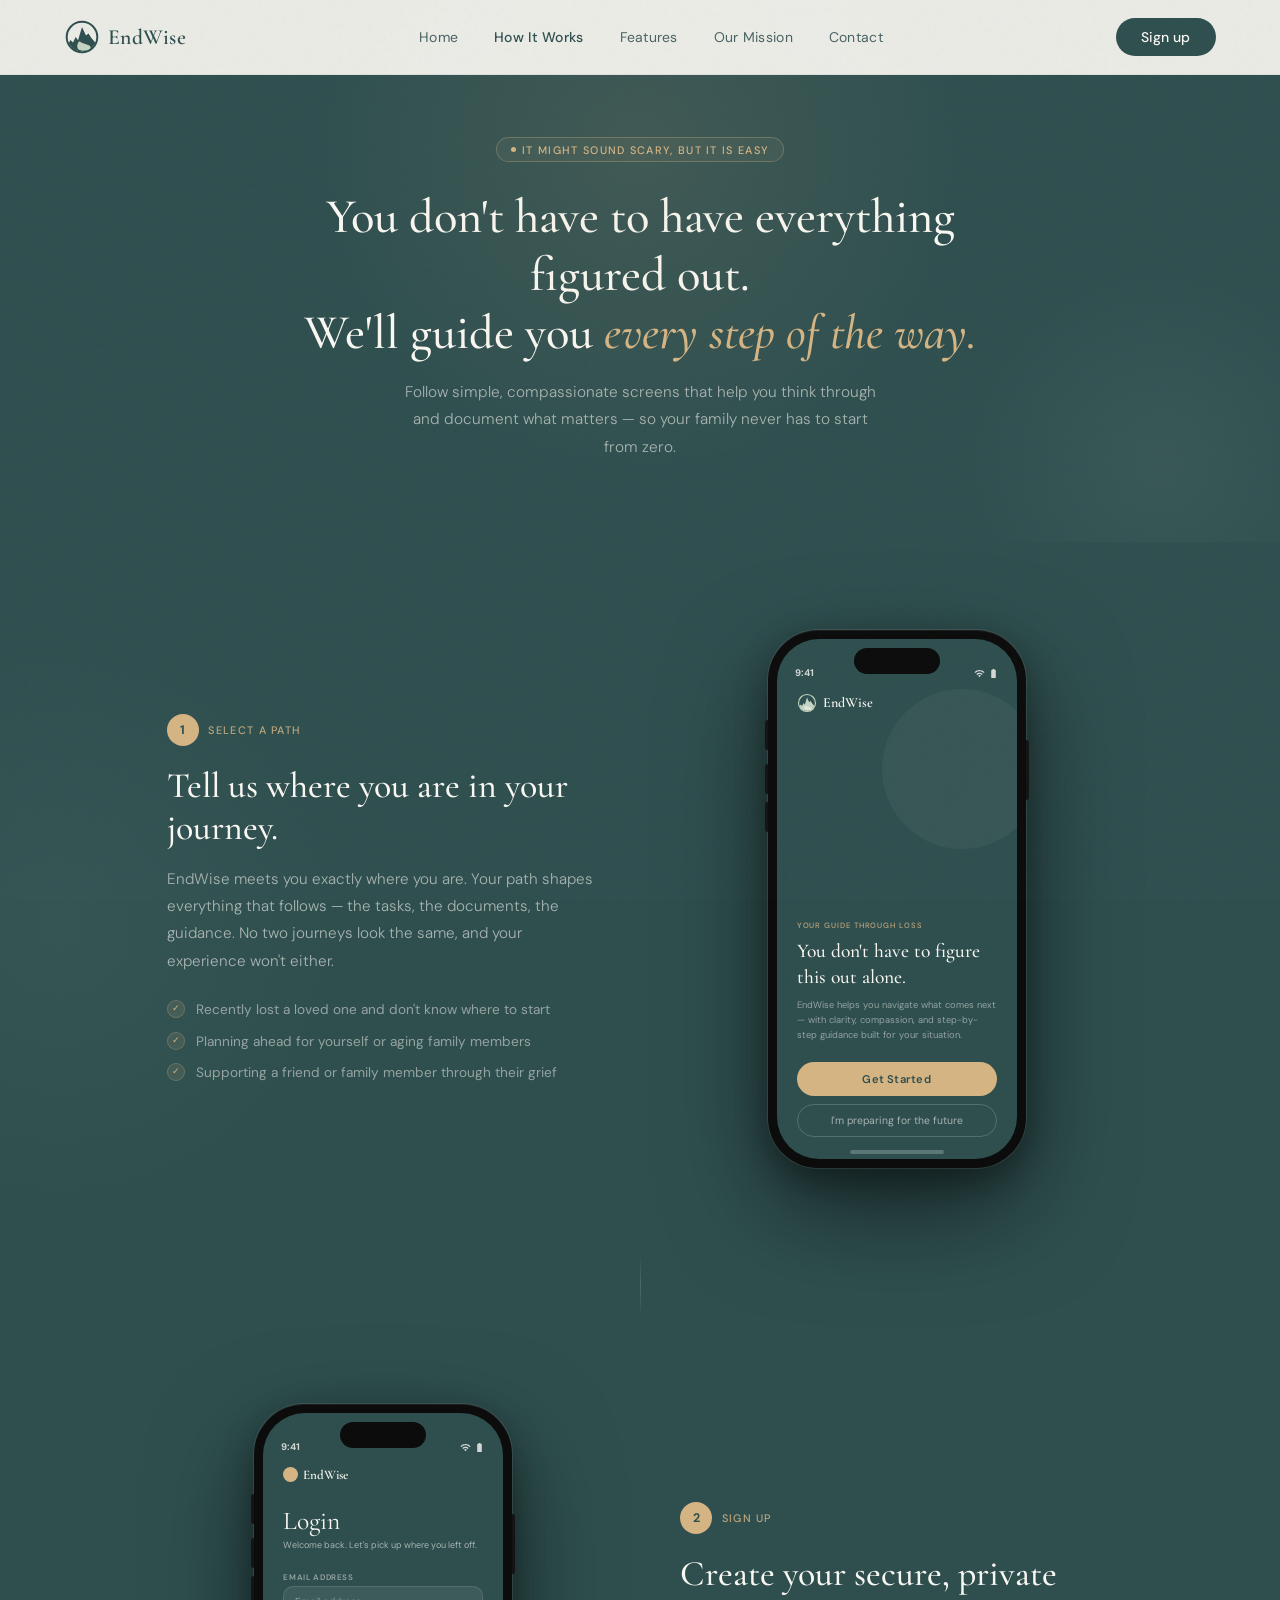
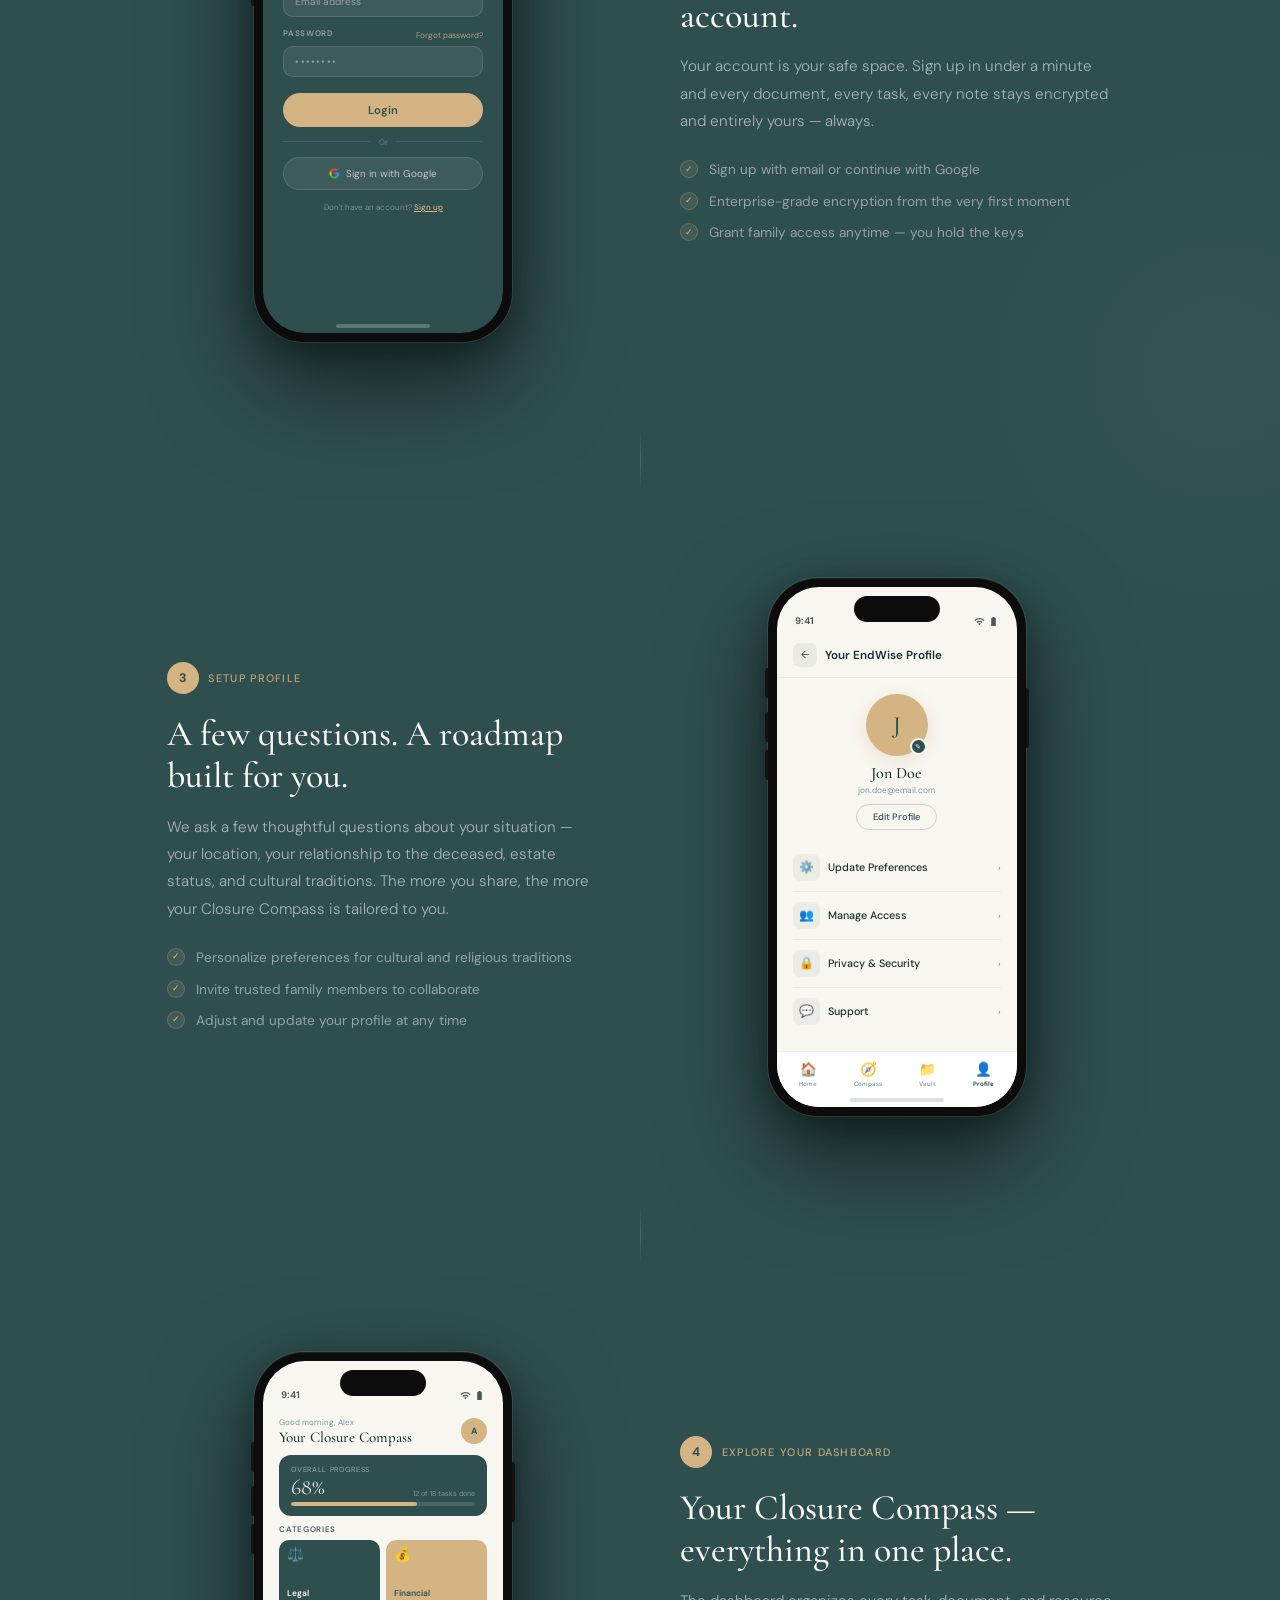
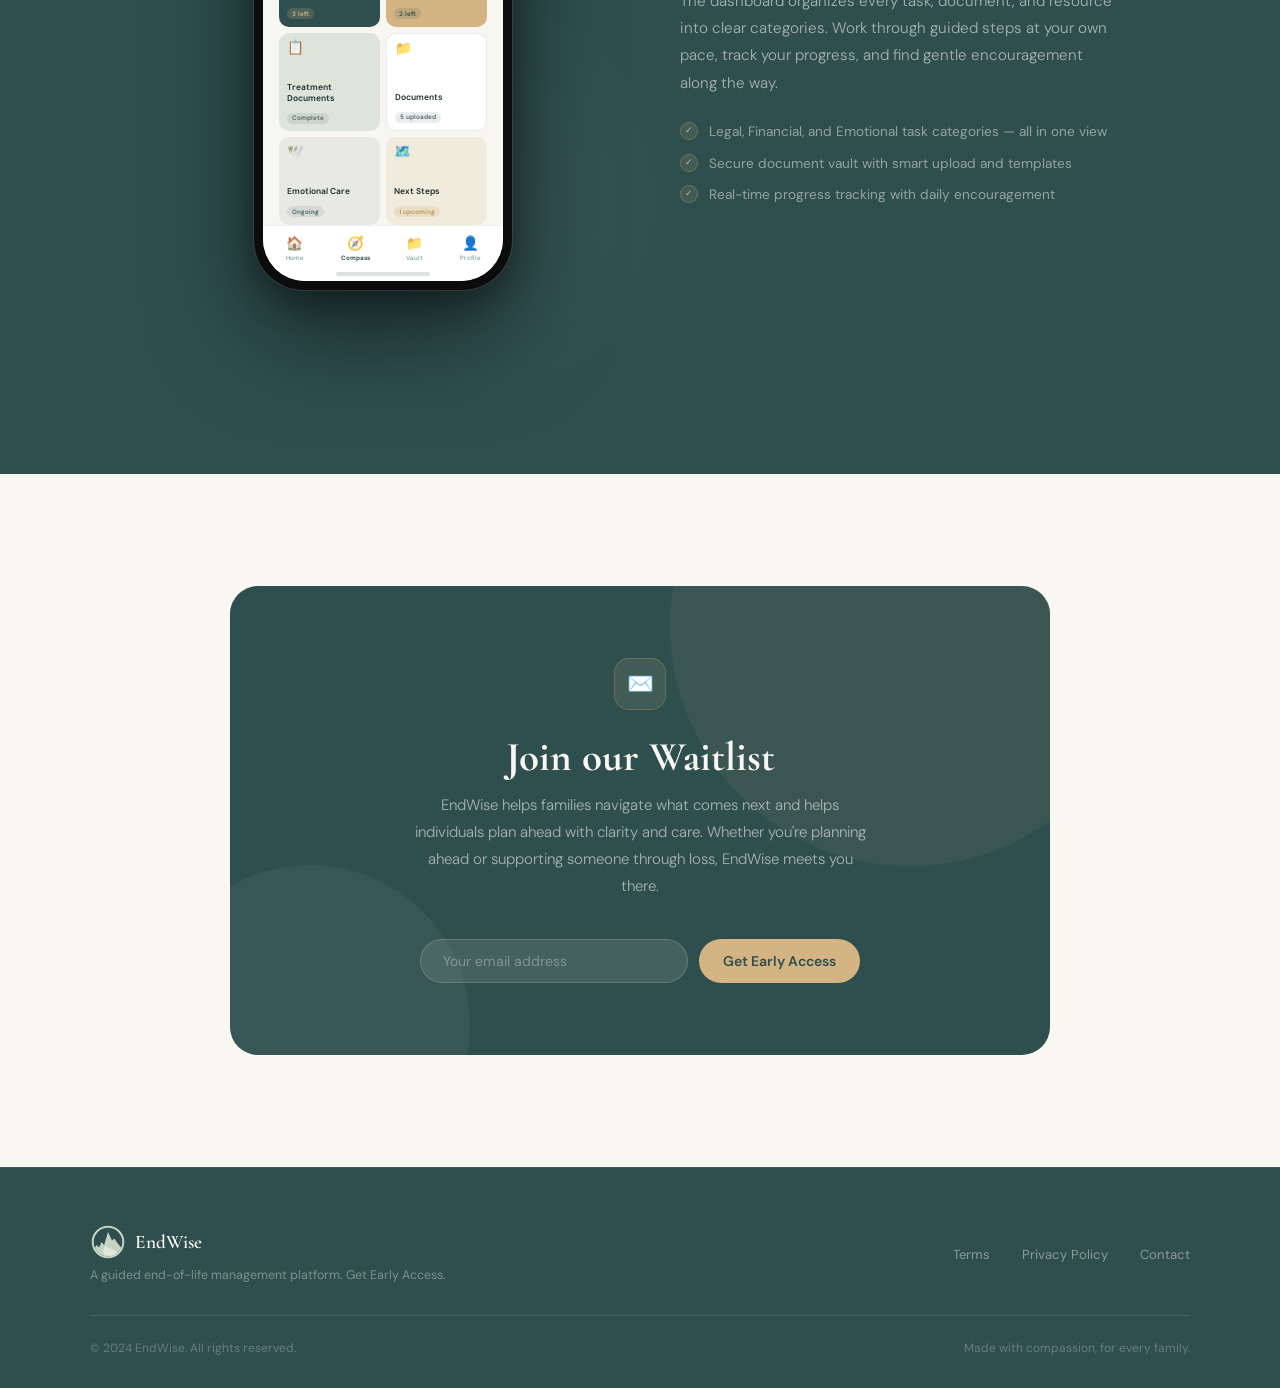
<file: HowItWorks.html>
<!DOCTYPE html>
<html lang="en">
<head>
<meta charset="UTF-8"/>
<meta name="viewport" content="width=device-width, initial-scale=1.0"/>
<title>EndWise – How It Works</title>
<link rel="preconnect" href="https://fonts.googleapis.com"/>
<link rel="preconnect" href="https://fonts.gstatic.com" crossorigin/>
<link href="https://fonts.googleapis.com/css2?family=Cormorant+Garamond:ital,wght@0,300;0,400;0,500;0,600;1,300;1,400;1,500&family=DM+Sans:ital,opsz,wght@0,9..40,300;0,9..40,400;0,9..40,500;0,9..40,600;1,9..40,300&display=swap" rel="stylesheet"/>

<style>
:root {
  --forest:     #2F4F4F;
  --forest-lt:  #3d6464;
  --sage:       #C8D5C8;
  --gold:       #D4B483;
  --gold-dk:    #b8964e;
  --cream:      #F9F7F2;
  --cream-60:   rgba(249,247,242,0.6);
  --cream-40:   rgba(249,247,242,0.4);
  --cream-15:   rgba(249,247,242,0.15);
  --cream-08:   rgba(249,247,242,0.08);
  --txt-dark:   #1a2e2e;
  --txt-mid:    #4a6363;
  --txt-soft:   #7a9999;
}

*,*::before,*::after{box-sizing:border-box;margin:0;padding:0}
html{scroll-behavior:smooth}
body{font-family:'DM Sans',sans-serif;background:var(--cream);color:var(--txt-dark);overflow-x:hidden}

/* noise overlay */
body::after{content:'';position:fixed;inset:0;background-image:url("data:image/svg+xml,%3Csvg viewBox='0 0 200 200' xmlns='http://www.w3.org/2000/svg'%3E%3Cfilter id='n'%3E%3CfeTurbulence type='fractalNoise' baseFrequency='0.9' numOctaves='4' stitchTiles='stitch'/%3E%3C/filter%3E%3Crect width='100%25' height='100%25' filter='url(%23n)' opacity='0.035'/%3E%3C/svg%3E");pointer-events:none;z-index:9999;opacity:.5}

h1,h2,h3,h4{font-family:'Cormorant Garamond',serif;line-height:1.15}

/* ══════════ NAV (matches homepage) ══════════ */
nav{
  position:fixed;top:0;left:0;right:0;z-index:300;
  display:flex;align-items:center;justify-content:space-between;
  padding:1.1rem 5%;
  background:rgba(249,247,242,0.93);
  backdrop-filter:blur(20px);-webkit-backdrop-filter:blur(20px);
  border-bottom:1px solid rgba(47,79,79,0.08);
  transition:padding .3s,box-shadow .3s;
}
.nav-logo{display:flex;align-items:center;gap:.5rem;text-decoration:none;z-index:1}
.logo-mark{width:36px;height:36px;flex-shrink:0;display:block}
.logo-mark svg{width:100%;height:100%;display:block}
.logo-txt{font-family:'Cormorant Garamond',serif;font-size:1.35rem;font-weight:600;color:var(--forest);letter-spacing:.02em}
.nav-links{display:flex;align-items:center;gap:2.25rem;list-style:none}
.nav-links a{text-decoration:none;color:var(--txt-mid);font-size:.875rem;font-weight:400;letter-spacing:.02em;transition:color .2s}
.nav-links a:hover,.nav-links a.active{color:var(--forest);font-weight:500}

/* Hamburger */
.hamburger{
  display:none;flex-direction:column;align-items:center;justify-content:center;gap:5px;
  width:40px;height:40px;border-radius:10px;
  border:1.5px solid rgba(47,79,79,.15);background:transparent;
  cursor:pointer;padding:0;transition:background .2s;z-index:1;flex-shrink:0;
}
.hamburger:hover{background:rgba(47,79,79,.06)}
.hamburger span{
  display:block;width:16px;height:1.5px;background:var(--forest);border-radius:99px;
  transition:transform .32s cubic-bezier(.4,0,.2,1),opacity .22s,width .22s;
  transform-origin:center;
}
.hamburger.open span:nth-child(1){transform:translateY(6.5px) rotate(45deg)}
.hamburger.open span:nth-child(2){opacity:0;width:0}
.hamburger.open span:nth-child(3){transform:translateY(-6.5px) rotate(-45deg)}

/* Mobile overlay */
.mobile-menu{
  position:fixed;inset:0;z-index:250;
  background:rgba(249,247,242,.98);
  backdrop-filter:blur(24px);-webkit-backdrop-filter:blur(24px);
  display:flex;flex-direction:column;align-items:center;justify-content:center;gap:0;
  pointer-events:none;opacity:0;transform:translateY(-8px);
  transition:opacity .3s ease,transform .3s ease;
}
.mobile-menu.open{opacity:1;transform:translateY(0);pointer-events:all}
.mobile-menu-links{
  list-style:none;display:flex;flex-direction:column;align-items:center;gap:.25rem;margin-bottom:2.5rem;
}
.mobile-menu-links a{
  text-decoration:none;
  font-family:'Cormorant Garamond',serif;
  font-size:clamp(1.9rem,7vw,2.5rem);font-weight:500;
  color:var(--forest);line-height:1.5;
  transition:color .2s;letter-spacing:.01em;
}
.mobile-menu-links a:hover{color:var(--gold-dk)}
.mobile-menu-divider{width:40px;height:1px;background:rgba(47,79,79,.12);margin:1.5rem 0}
.btn-nav{
  background:var(--forest);color:var(--cream);border:none;border-radius:60px;
  padding:.65rem 1.6rem;font-family:'DM Sans',sans-serif;font-size:.875rem;font-weight:500;
  cursor:pointer;text-decoration:none;transition:background .25s,transform .2s;display:inline-block;
}
.btn-nav:hover{background:var(--forest-lt);transform:translateY(-1px)}

/* ══════════ HERO ══════════ */
#hero{
  background:var(--forest);
  padding:8.5rem 5% 5rem;
  text-align:center;
  position:relative;overflow:hidden;
}
.hero-glow{position:absolute;top:-200px;left:50%;transform:translateX(-50%);width:700px;height:700px;border-radius:50%;background:radial-gradient(circle,rgba(212,180,131,.1) 0%,transparent 65%);pointer-events:none}
.hero-glow-2{position:absolute;bottom:-130px;right:-90px;width:420px;height:420px;border-radius:50%;background:radial-gradient(circle,rgba(200,213,200,.06) 0%,transparent 65%);pointer-events:none}

.hero-eyebrow{display:inline-flex;align-items:center;gap:.4rem;border:1px solid rgba(212,180,131,.3);border-radius:60px;padding:.28rem .85rem;font-size:.68rem;font-weight:500;letter-spacing:.12em;text-transform:uppercase;color:var(--gold);margin-bottom:1.6rem;background:rgba(212,180,131,.06)}
.hero-eyebrow::before{content:'';width:5px;height:5px;border-radius:50%;background:var(--gold);display:block}

#hero h1{font-size:clamp(1.9rem,3.8vw,3.1rem);font-weight:500;color:var(--cream);max-width:680px;margin:0 auto .5rem;line-height:1.2}
#hero h1 em{font-style:italic;color:var(--gold)}
#hero .hero-sub{font-size:.96rem;color:var(--cream-60);max-width:490px;margin:1rem auto 0;line-height:1.8;font-weight:300}

/* ══════════ STEPS SECTION ══════════ */
#steps{
  background:var(--forest);
  padding:0 0 6rem;
  position:relative;overflow:hidden;
}

/* atmospheric blobs */
.s-blob{position:absolute;border-radius:50%;pointer-events:none}
.s-blob-1{width:580px;height:580px;top:3%;left:-18%;background:radial-gradient(circle,rgba(200,213,200,.04) 0%,transparent 70%)}
.s-blob-2{width:480px;height:480px;top:38%;right:-14%;background:radial-gradient(circle,rgba(212,180,131,.03) 0%,transparent 70%)}
.s-blob-3{width:420px;height:420px;bottom:2%;left:22%;background:radial-gradient(circle,rgba(200,213,200,.04) 0%,transparent 70%)}

.steps-container{max-width:1100px;margin:0 auto;padding:0 6%}

/* ── 2-column step row ── */
.step-block{
  display:grid;
  grid-template-columns:1fr 1fr;
  align-items:center;
  gap:5rem;
  padding:5.5rem 0;
  position:relative;
}

/* reverse: phone left, text right */
.step-block.rev .step-text { order:2 }
.step-block.rev .phone-wrap{ order:1 }

/* text column */
.step-text{display:flex;flex-direction:column;gap:0}

/* step number pill */
.step-eyebrow{
  display:inline-flex;align-items:center;gap:.6rem;
  margin-bottom:1.2rem;
}
.step-num-badge{
  width:32px;height:32px;border-radius:50%;
  background:var(--gold);
  display:flex;align-items:center;justify-content:center;
  font-family:'DM Sans',sans-serif;font-size:.78rem;font-weight:700;
  color:var(--forest);flex-shrink:0;
}
.step-eyebrow-label{
  font-size:.68rem;font-weight:500;letter-spacing:.12em;
  text-transform:uppercase;color:var(--gold);opacity:.85;
}

.step-heading{
  font-family:'Cormorant Garamond',serif;
  font-size:clamp(1.9rem,2.8vw,2.6rem);
  font-weight:500;color:var(--cream);
  line-height:1.18;margin-bottom:1rem;
}

.step-body{
  font-size:.95rem;color:var(--cream-60);
  line-height:1.8;font-weight:300;
  margin-bottom:1.5rem;
}

.step-details{list-style:none;display:flex;flex-direction:column;gap:.65rem}
.step-details li{
  display:flex;align-items:flex-start;gap:.7rem;
  font-size:.85rem;color:rgba(249,247,242,.5);line-height:1.55;
}
.step-check{
  width:18px;height:18px;border-radius:50%;flex-shrink:0;
  background:rgba(212,180,131,.12);border:1px solid rgba(212,180,131,.25);
  display:flex;align-items:center;justify-content:center;
  font-size:.55rem;color:var(--gold);margin-top:1px;
}

/* phone column — centered */
.phone-wrap{
  display:flex;justify-content:center;align-items:center;
  position:relative;
}

/* thin connector between steps */
.step-sep{display:flex;justify-content:center;padding:0}
.sep-line{width:1px;height:60px;background:linear-gradient(to bottom,transparent,rgba(200,213,200,.2),transparent)}

/* ══════════ PHONE MOCKUP ══════════ */
.phone-wrap{position:relative;flex-shrink:0}

.phone-shell{
  width:258px;
  background:#0c0c0c;
  border-radius:50px;
  padding:9px;
  box-shadow:
    0 0 0 1px rgba(255,255,255,.09),
    0 40px 100px rgba(0,0,0,.55),
    0 12px 32px rgba(0,0,0,.3),
    inset 0 1px 0 rgba(255,255,255,.07);
  position:relative;
}
/* volume l */
.phone-shell::before{
  content:'';position:absolute;
  left:-3px;top:90px;width:3px;height:30px;
  background:#141414;border-radius:3px 0 0 3px;
  box-shadow:0 44px 0 #141414, 0 82px 0 #141414;
}
/* power r */
.phone-shell::after{
  content:'';position:absolute;
  right:-3px;top:110px;width:3px;height:60px;
  background:#141414;border-radius:0 3px 3px 0;
}

.phone-screen{
  width:100%;
  /* ratio close to iPhone 14 screen */
  aspect-ratio:240/520;
  border-radius:42px;
  overflow:hidden;
  position:relative;
  display:flex;flex-direction:column;
  isolation:isolate;
}

/* Dynamic island */
.di{
  position:absolute;top:9px;left:50%;transform:translateX(-50%);
  width:86px;height:26px;
  background:#0c0c0c;border-radius:20px;
  z-index:50;
}

/* Status bar */
.sbar{
  position:absolute;top:0;left:0;right:0;
  height:46px;display:flex;align-items:flex-end;
  justify-content:space-between;padding:0 18px 6px;
  z-index:40;font-family:'DM Sans',sans-serif;
}
.sbar-t{font-size:.6rem;font-weight:700}
.sbar-ic{display:flex;align-items:center;gap:3px}
.sbar-ic svg{width:11px;height:11px}
.sbar.lt .sbar-t,.sbar.lt .sbar-ic{color:rgba(249,247,242,.82)}
.sbar.dk .sbar-t,.sbar.dk .sbar-ic{color:rgba(26,46,46,.78)}

/* home indicator */
.hi{
  position:absolute;bottom:5px;left:50%;transform:translateX(-50%);
  width:94px;height:4px;border-radius:99px;z-index:40;
}
.hi.on-dk{background:rgba(255,255,255,.22)}
.hi.on-lt{background:rgba(26,46,46,.14)}

/* in-app bottom nav */
.abn{
  position:absolute;bottom:0;left:0;right:0;
  height:56px;display:flex;align-items:center;justify-content:space-around;
  padding:0 4px 10px;z-index:40;
}
.abn.lbg{background:#fff;border-top:1px solid rgba(0,0,0,.06)}
.abn.dbg{background:rgba(18,38,38,.97);border-top:1px solid rgba(255,255,255,.07)}
.abn-i{display:flex;flex-direction:column;align-items:center;gap:2px;padding:4px 8px;border-radius:8px;cursor:pointer}
.abn-e{font-size:.85rem}
.abn-l{font-size:.39rem;font-weight:500;color:var(--txt-soft)}
.abn-i.on .abn-l{color:var(--forest);font-weight:700}

/* ══════════════════════════════════
   SCREEN 1 – WELCOME / SELECT PATH
═══════════════════════════════════ */
.scr1{
  position:absolute;inset:0;
  background:var(--forest);
  display:flex;flex-direction:column;
  padding:50px 20px 22px;
}
/* subtle orb */
.scr1::before{content:'';position:absolute;right:-25px;top:50px;width:160px;height:160px;border-radius:50%;background:rgba(200,213,200,.05);pointer-events:none}

.s1-brand{display:flex;align-items:center;gap:6px;margin-bottom:auto;padding-top:4px}
.s1-dot{width:20px;height:20px;flex-shrink:0;display:block}
.s1-dot svg{width:100%;height:100%;display:block}
.s1-name{font-family:'Cormorant Garamond',serif;font-size:.88rem;font-weight:600;color:var(--cream)}

.s1-body{margin-top:auto}
.s1-tag{font-size:.48rem;letter-spacing:.12em;text-transform:uppercase;color:var(--gold);margin-bottom:9px;font-weight:500;opacity:.85}
.s1-h{font-family:'Cormorant Garamond',serif;font-size:1.22rem;font-weight:500;color:var(--cream);line-height:1.32;margin-bottom:7px}
.s1-p{font-size:.58rem;color:rgba(249,247,242,.5);line-height:1.65;margin-bottom:18px}
.s1-btn-fill{width:100%;background:var(--gold);color:var(--forest);border:none;border-radius:50px;padding:10px 0;font-family:'DM Sans',sans-serif;font-size:.7rem;font-weight:600;margin-bottom:8px;cursor:pointer;letter-spacing:.02em}
.s1-btn-ghost{width:100%;background:transparent;color:rgba(249,247,242,.6);border:1.2px solid rgba(249,247,242,.18);border-radius:50px;padding:9px 0;font-family:'DM Sans',sans-serif;font-size:.65rem;cursor:pointer}

/* ══════════════════════════
   SCREEN 2 – LOGIN / SIGN UP
═══════════════════════════ */
.scr2{
  position:absolute;inset:0;
  background:var(--forest);
  display:flex;flex-direction:column;
  padding:50px 20px 22px;
}
.s2-logo-row{display:flex;align-items:center;gap:5px;margin-bottom:22px;padding-top:4px}
.s2-logo-dot{width:15px;height:15px;background:var(--gold);border-radius:50%;flex-shrink:0}
.s2-logo-name{font-family:'Cormorant Garamond',serif;font-size:.82rem;font-weight:600;color:var(--cream)}

.s2-h{font-family:'Cormorant Garamond',serif;font-size:1.6rem;font-weight:400;color:var(--cream);margin-bottom:3px}
.s2-sub{font-size:.56rem;color:var(--cream-60);margin-bottom:20px;line-height:1.5}

.s2-lbl{font-size:.5rem;font-weight:600;color:rgba(249,247,242,.5);letter-spacing:.08em;text-transform:uppercase;margin-bottom:4px}
.s2-field{
  width:100%;background:rgba(249,247,242,.07);border:1px solid rgba(249,247,242,.12);border-radius:10px;
  padding:8px 11px;font-family:'DM Sans',sans-serif;font-size:.63rem;
  color:rgba(249,247,242,.45);margin-bottom:11px;
}
.s2-field-row{display:flex;justify-content:space-between;align-items:center;margin-bottom:4px}
.s2-forgot{font-size:.5rem;color:var(--gold);opacity:.8}
.s2-field.pw{letter-spacing:.12em}

.s2-btn{width:100%;background:var(--gold);color:var(--forest);border:none;border-radius:50px;padding:10px;margin-top:5px;font-family:'DM Sans',sans-serif;font-size:.7rem;font-weight:600;cursor:pointer}
.s2-div{display:flex;align-items:center;gap:8px;font-size:.5rem;color:rgba(249,247,242,.28);margin:10px 0}
.s2-div::before,.s2-div::after{content:'';flex:1;height:1px;background:rgba(249,247,242,.1)}

.s2-google{
  width:100%;background:rgba(249,247,242,.07);border:1px solid rgba(249,247,242,.12);border-radius:50px;
  padding:9px;font-family:'DM Sans',sans-serif;font-size:.62rem;color:rgba(249,247,242,.7);
  cursor:pointer;display:flex;align-items:center;justify-content:center;gap:6px;
}
.s2-signup{text-align:center;margin-top:12px;font-size:.5rem;color:rgba(249,247,242,.38)}
.s2-signup a{color:var(--gold);font-weight:500}

/* ══════════════════════════
   SCREEN 3 – SETUP PROFILE
═══════════════════════════ */
.scr3{
  position:absolute;inset:0;
  background:#f8f6f1;
  display:flex;flex-direction:column;
  padding:50px 0 56px;
}
.s3-topbar{display:flex;align-items:center;gap:8px;padding:6px 16px 10px;border-bottom:1px solid rgba(47,79,79,.07)}
.s3-back{width:24px;height:24px;border-radius:7px;background:rgba(47,79,79,.07);display:flex;align-items:center;justify-content:center;font-size:.65rem;color:var(--forest);flex-shrink:0;cursor:pointer}
.s3-topbar-title{font-family:'DM Sans',sans-serif;font-size:.73rem;font-weight:600;color:var(--txt-dark)}

.s3-ava-area{display:flex;flex-direction:column;align-items:center;padding:16px 16px 12px}
.s3-ava{
  width:62px;height:62px;border-radius:50%;
  background:var(--gold);display:flex;align-items:center;justify-content:center;
  font-family:'Cormorant Garamond',serif;font-size:1.45rem;font-weight:500;
  color:var(--forest);position:relative;
  box-shadow:0 4px 16px rgba(212,180,131,.32);
}
.s3-ava-badge{
  position:absolute;bottom:1px;right:1px;width:17px;height:17px;border-radius:50%;
  background:var(--forest);color:var(--cream);display:flex;align-items:center;justify-content:center;
  font-size:.45rem;border:2px solid #f8f6f1;
}
.s3-name{font-family:'Cormorant Garamond',serif;font-size:1rem;font-weight:500;color:var(--txt-dark);margin-top:7px}
.s3-email{font-size:.52rem;color:var(--txt-soft);margin-top:2px}
.s3-edit{margin-top:8px;padding:6px 16px;border-radius:50px;border:1.2px solid rgba(47,79,79,.22);background:transparent;font-family:'DM Sans',sans-serif;font-size:.58rem;font-weight:500;color:var(--forest);cursor:pointer}

.s3-menu{flex:1;padding:2px 16px 0}
.s3-row{display:flex;align-items:center;justify-content:space-between;padding:10px 0;border-bottom:1px solid rgba(47,79,79,.07);cursor:pointer}
.s3-row:last-child{border-bottom:none}
.s3-row-l{display:flex;align-items:center;gap:8px}
.s3-ico{width:27px;height:27px;border-radius:7px;background:rgba(47,79,79,.06);display:flex;align-items:center;justify-content:center;font-size:.75rem}
.s3-lbl{font-family:'DM Sans',sans-serif;font-size:.67rem;font-weight:500;color:var(--txt-dark)}
.s3-arr{font-size:.6rem;color:var(--txt-soft)}

/* ══════════════════════════
   SCREEN 4 – DASHBOARD
═══════════════════════════ */
.scr4{
  position:absolute;inset:0;
  background:#f8f6f1;
  display:flex;flex-direction:column;
  padding:50px 0 56px;
}
.s4-top{display:flex;align-items:center;justify-content:space-between;padding:6px 16px 0}
.s4-greet{font-size:.5rem;color:var(--txt-soft);margin-bottom:1px}
.s4-title{font-family:'Cormorant Garamond',serif;font-size:.94rem;font-weight:500;color:var(--txt-dark)}
.s4-ava{width:26px;height:26px;border-radius:50%;background:var(--gold);display:flex;align-items:center;justify-content:center;font-size:.57rem;font-weight:700;color:var(--forest);flex-shrink:0}

.s4-prog{margin:9px 16px 0;background:var(--forest);border-radius:12px;padding:10px 12px}
.s4-prog-lbl{font-size:.46rem;text-transform:uppercase;letter-spacing:.09em;color:rgba(249,247,242,.52);margin-bottom:2px}
.s4-prog-row{display:flex;align-items:flex-end;justify-content:space-between;margin-bottom:4px}
.s4-prog-num{font-family:'Cormorant Garamond',serif;font-size:1.38rem;font-weight:300;color:var(--cream);line-height:1}
.s4-prog-sub{font-size:.45rem;color:rgba(249,247,242,.42)}
.s4-track{height:4px;background:rgba(255,255,255,.12);border-radius:99px;overflow:hidden}
.s4-fill{height:100%;width:68%;background:var(--gold);border-radius:99px}

.s4-sec-lbl{font-size:.5rem;font-weight:600;letter-spacing:.08em;text-transform:uppercase;color:var(--txt-mid);padding:8px 16px 6px}

.s4-grid{display:grid;grid-template-columns:1fr 1fr;gap:6px;padding:0 16px;flex:1}
.s4-card{border-radius:10px;padding:8px 8px 6px;display:flex;flex-direction:column;justify-content:space-between;cursor:pointer;min-height:60px}
.s4-card.cl{background:var(--forest)}
.s4-card.cf{background:var(--gold)}
.s4-card.ct{background:rgba(200,213,200,.55)}
.s4-card.cd{background:#fff;border:1px solid rgba(47,79,79,.1)}
.s4-card.ce{background:rgba(47,79,79,.08)}
.s4-card.cn{background:rgba(212,180,131,.18)}

.s4-ci{font-size:.85rem;margin-bottom:3px;line-height:1}
.s4-cn{font-size:.53rem;font-weight:600;line-height:1.35}
.s4-card.cl .s4-cn{color:var(--cream)}
.s4-card.cf .s4-cn{color:var(--forest)}
.s4-card.ct .s4-cn,.s4-card.cd .s4-cn,.s4-card.ce .s4-cn,.s4-card.cn .s4-cn{color:var(--txt-dark)}

.s4-badge{display:inline-block;font-size:.4rem;font-weight:600;padding:1.5px 5px;border-radius:99px;margin-top:2px}
.s4-card.cl .s4-badge{background:rgba(212,180,131,.2);color:var(--gold)}
.s4-card.cf .s4-badge{background:rgba(47,79,79,.14);color:var(--forest)}
.s4-card.ct .s4-badge,.s4-card.cd .s4-badge,.s4-card.ce .s4-badge{background:rgba(47,79,79,.1);color:var(--txt-mid)}
.s4-card.cn .s4-badge{background:rgba(212,180,131,.25);color:var(--gold-dk)}

/* ══════════ WAITLIST ══════════ */
#waitlist{background:var(--cream);padding:7rem 5%}
.wl-card{
  max-width:820px;margin:0 auto;text-align:center;
  background:var(--forest);border-radius:28px;padding:4.5rem 3rem;
  position:relative;overflow:hidden;
}
.wl-card::before{content:'';position:absolute;width:480px;height:480px;border-radius:50%;background:rgba(212,180,131,.07);top:-200px;right:-100px;pointer-events:none}
.wl-card::after{content:'';position:absolute;width:320px;height:320px;border-radius:50%;background:rgba(200,213,200,.05);bottom:-130px;left:-80px;pointer-events:none}
.wl-icon{width:52px;height:52px;border-radius:15px;background:rgba(212,180,131,.12);border:1px solid rgba(212,180,131,.22);display:flex;align-items:center;justify-content:center;font-size:1.35rem;margin:0 auto 1.5rem;position:relative;z-index:1}
.wl-card h2{font-family:'Cormorant Garamond',serif;font-size:clamp(1.9rem,3.2vw,2.7rem);color:var(--cream);margin-bottom:.7rem;position:relative;z-index:1}
.wl-card p{font-size:.94rem;color:var(--cream-60);max-width:460px;margin:0 auto 2.4rem;line-height:1.8;font-weight:300;position:relative;z-index:1}
.wl-form{display:flex;gap:.7rem;max-width:440px;margin:0 auto;position:relative;z-index:1;flex-wrap:wrap;justify-content:center}
.wl-input{flex:1;min-width:210px;background:rgba(249,247,242,.1);border:1px solid rgba(249,247,242,.17);border-radius:60px;padding:.78rem 1.35rem;font-family:'DM Sans',sans-serif;font-size:.88rem;color:var(--cream);outline:none;transition:border .2s}
.wl-input::placeholder{color:rgba(249,247,242,.35)}
.wl-input:focus{border-color:var(--gold)}
.btn-gold{background:var(--gold);color:var(--forest);border:none;border-radius:60px;padding:.72rem 1.5rem;font-family:'DM Sans',sans-serif;font-size:.88rem;font-weight:600;cursor:pointer;transition:background .25s,transform .2s;text-decoration:none;display:inline-block}
.btn-gold:hover{background:var(--gold-dk);color:#fff;transform:translateY(-1px)}

/* ══════════ FOOTER ══════════ */
footer{background:var(--forest);padding:3.5rem 5% 2rem;border-top:1px solid rgba(249,247,242,.06)}
.footer-row{max-width:1100px;margin:0 auto;display:flex;align-items:center;justify-content:space-between;padding-bottom:2rem;border-bottom:1px solid rgba(249,247,242,.1);margin-bottom:1.5rem;flex-wrap:wrap;gap:1.5rem}
.footer-brand-area{}
.footer-brand-row{display:flex;align-items:center;gap:.55rem;margin-bottom:.4rem}
.footer-brand-name{font-family:'Cormorant Garamond',serif;font-size:1.2rem;font-weight:600;color:var(--cream)}
.footer-tagline{font-size:.78rem;color:rgba(249,247,242,.38)}
.footer-links{display:flex;gap:2rem;list-style:none;flex-wrap:wrap}
.footer-links a{text-decoration:none;color:rgba(249,247,242,.45);font-size:.82rem;transition:color .2s}
.footer-links a:hover{color:var(--cream)}
.footer-bottom{max-width:1100px;margin:0 auto;display:flex;justify-content:space-between;flex-wrap:wrap;gap:.5rem}
.footer-bottom p{font-size:.75rem;color:rgba(249,247,242,.28)}

/* ══════════ ANIMATIONS ══════════ */
.fade-up{opacity:0;transform:translateY(22px);transition:opacity .7s ease,transform .7s ease}
.fade-up.vis{opacity:1;transform:translateY(0)}
.fd1{transition-delay:.1s}
.phone-reveal{opacity:0;transform:translateY(34px) scale(.97);transition:opacity .85s ease,transform .85s ease}
.phone-reveal.vis{opacity:1;transform:translateY(0) scale(1)}

/* ══════════ RESPONSIVE ══════════ */
@media(max-width:860px){
  /* Nav */
  .nav-links{display:none}
  .hamburger{display:flex}
  .btn-nav{display:none}

  /* Hero */
  #hero{padding:7.5rem 5% 4rem}
  #hero h1{font-size:clamp(1.7rem,6vw,2.5rem)}

  /* Steps: stack to single column, phone below text */
  .step-block{
    grid-template-columns:1fr;
    gap:2.5rem;
    padding:4rem 0;
    text-align:center;
  }
  /* cancel reverse order on mobile — always text first */
  .step-block.rev .step-text{ order:1 }
  .step-block.rev .phone-wrap{ order:2 }

  .step-eyebrow{ justify-content:center }
  .step-details li{ justify-content:flex-start; text-align:left }
  .step-details{ max-width:420px; margin:0 auto }

  /* Waitlist */
  .wl-card{padding:3rem 1.5rem}
  .wl-form{flex-direction:column;align-items:stretch}
  .wl-input{min-width:0}

  /* Footer */
  .footer-row{flex-direction:column;align-items:flex-start;gap:1.25rem}
  .footer-links{gap:1.25rem}
  .footer-bottom{flex-direction:column;gap:.25rem;text-align:center}
}

@media(max-width:480px){
  .phone-shell{width:230px}
  #hero h1{font-size:1.7rem}
  .hero-sub{font-size:.9rem}
  .step-heading{font-size:1.75rem}
}
</style>
</head>
<body>

<!-- ════════ MOBILE MENU OVERLAY ════════ -->
<div class="mobile-menu" id="mobileMenu">
  <ul class="mobile-menu-links">
    <li><a href="#" onclick="closeMobileMenu()">How it works</a></li>
    <li><a href="#" onclick="closeMobileMenu()">Platform features</a></li>
    <li><a href="#" onclick="closeMobileMenu()">About the Mission</a></li>
    <li><a href="#waitlist" onclick="closeMobileMenu()">Contact</a></li>
  </ul>
  <div class="mobile-menu-divider"></div>
  <a href="#waitlist" class="btn-nav" onclick="closeMobileMenu()">Join Waitlist</a>
</div>

<!-- ════════ NAV ════════ -->
<nav id="nav">
  <a class="nav-logo" href="#">
    <div class="logo-mark">
      <svg viewBox="0 0 200 200" xmlns="http://www.w3.org/2000/svg">
        <defs><clipPath id="ew-hiw-nav"><circle cx="100" cy="100" r="80"/></clipPath></defs>
        <circle cx="100" cy="100" r="85" fill="none" stroke="#2F4F4F" stroke-width="11"/>
        <path clip-path="url(#ew-hiw-nav)" fill="#2F4F4F" d="M18,160 L18,148 L36,116 L50,130 L65,100 L78,118 L100,44 L122,92 L136,80 L152,106 L182,140 L182,178 L18,178 Z"/>
        <path clip-path="url(#ew-hiw-nav)" fill="#C5D4C2" d="M82,126 C76,134 70,150 76,164 C82,176 108,180 134,172 C150,165 152,153 140,147 C128,140 108,136 96,130 C90,127 84,123 82,126 Z"/>
      </svg>
    </div>
    <span class="logo-txt">EndWise</span>
  </a>
   <ul class="nav-links">
    <li><a href="index.html">Home</a></li>
    <li><a href="HowItWorks.html" class="active">How It Works</a></li>
    <li><a href="Features.html">Features</a></li>
    <li><a href="Mission.html">Our Mission</a></li>
    <li><a href="Contact.html">Contact</a></li>
  </ul>
  <a class="btn-nav" href="#waitlist">Sign up</a>
  <button class="hamburger" id="hamburger" aria-label="Toggle menu">
    <span></span><span></span><span></span>
  </button>
</nav>

<!-- ════════ HERO ════════ -->
<section id="hero">
  <div class="hero-glow"></div>
  <div class="hero-glow-2"></div>
  <div class="hero-eyebrow">It might sound scary, but it is easy</div>
  <h1>You don't have to have everything figured out.<br>We'll guide you <em>every step of the way.</em></h1>
  <p class="hero-sub">Follow simple, compassionate screens that help you think through and document what matters — so your family never has to start from zero.</p>
</section>

<!-- ════════ STEPS ════════ -->
<section id="steps">
  <div class="s-blob s-blob-1"></div>
  <div class="s-blob s-blob-2"></div>
  <div class="s-blob s-blob-3"></div>

  <div class="steps-container">

    <!-- ─── STEP 1 — text left, phone right ─── -->
    <div class="step-block">
      <div class="step-text fade-up">
        <div class="step-eyebrow">
          <div class="step-num-badge">1</div>
          <span class="step-eyebrow-label">Select a Path</span>
        </div>
        <h2 class="step-heading">Tell us where you are in your journey.</h2>
        <p class="step-body">EndWise meets you exactly where you are. Your path shapes everything that follows — the tasks, the documents, the guidance. No two journeys look the same, and your experience won't either.</p>
        <ul class="step-details">
          <li><span class="step-check">✓</span>Recently lost a loved one and don't know where to start</li>
          <li><span class="step-check">✓</span>Planning ahead for yourself or aging family members</li>
          <li><span class="step-check">✓</span>Supporting a friend or family member through their grief</li>
        </ul>
      </div>

      <div class="phone-wrap">
        <div class="phone-shell phone-reveal">
          <div class="phone-screen">
            <div class="di"></div>
            <div class="sbar lt">
              <span class="sbar-t">9:41</span>
              <div class="sbar-ic">
                <svg viewBox="0 0 24 24" fill="currentColor"><path d="M1 9l2 2c4.97-4.97 13.03-4.97 18 0l2-2C16.93 2.93 7.08 2.93 1 9zm8 8l3 3 3-3a4.237 4.237 0 00-6 0zm-4-4l2 2c2.76-2.76 7.24-2.76 10 0l2-2C15.14 9.14 8.87 9.14 5 13z"/></svg>
                <svg viewBox="0 0 24 24" fill="currentColor"><path d="M15.67 4H14V2h-4v2H8.33C7.6 4 7 4.6 7 5.33v15.33C7 21.4 7.6 22 8.33 22h7.33c.74 0 1.34-.6 1.34-1.33V5.33C17 4.6 16.4 4 15.67 4z"/></svg>
              </div>
            </div>
            <div class="scr1">
              <div class="s1-brand">
                <div class="s1-dot"><svg viewBox="0 0 200 200" xmlns="http://www.w3.org/2000/svg"><defs><clipPath id="ew-s1"><circle cx="100" cy="100" r="80"/></clipPath></defs><circle cx="100" cy="100" r="85" fill="none" stroke="#C5D4C2" stroke-width="11"/><path clip-path="url(#ew-s1)" fill="#C5D4C2" d="M18,160 L18,148 L36,116 L50,130 L65,100 L78,118 L100,44 L122,92 L136,80 L152,106 L182,140 L182,178 L18,178 Z"/><path clip-path="url(#ew-s1)" fill="rgba(249,247,242,0.5)" d="M82,126 C76,134 70,150 76,164 C82,176 108,180 134,172 C150,165 152,153 140,147 C128,140 108,136 96,130 C90,127 84,123 82,126 Z"/></svg></div>
                <span class="s1-name">EndWise</span>
              </div>
              <div class="s1-body">
                <div class="s1-tag">Your guide through loss</div>
                <div class="s1-h">You don't have to figure this out alone.</div>
                <div class="s1-p">EndWise helps you navigate what comes next — with clarity, compassion, and step-by-step guidance built for your situation.</div>
                <button class="s1-btn-fill">Get Started</button>
                <button class="s1-btn-ghost">I'm preparing for the future</button>
              </div>
            </div>
            <div class="hi on-dk"></div>
          </div>
        </div>
      </div>
    </div>

    <div class="step-sep"><div class="sep-line"></div></div>

    <!-- ─── STEP 2 — phone left, text right ─── -->
    <div class="step-block rev">
      <div class="step-text fade-up">
        <div class="step-eyebrow">
          <div class="step-num-badge">2</div>
          <span class="step-eyebrow-label">Sign Up</span>
        </div>
        <h2 class="step-heading">Create your secure, private account.</h2>
        <p class="step-body">Your account is your safe space. Sign up in under a minute and every document, every task, every note stays encrypted and entirely yours — always.</p>
        <ul class="step-details">
          <li><span class="step-check">✓</span>Sign up with email or continue with Google</li>
          <li><span class="step-check">✓</span>Enterprise-grade encryption from the very first moment</li>
          <li><span class="step-check">✓</span>Grant family access anytime — you hold the keys</li>
        </ul>
      </div>

      <div class="phone-wrap">
        <div class="phone-shell phone-reveal">
          <div class="phone-screen">
            <div class="di"></div>
            <div class="sbar lt">
              <span class="sbar-t">9:41</span>
              <div class="sbar-ic">
                <svg viewBox="0 0 24 24" fill="currentColor"><path d="M1 9l2 2c4.97-4.97 13.03-4.97 18 0l2-2C16.93 2.93 7.08 2.93 1 9zm8 8l3 3 3-3a4.237 4.237 0 00-6 0zm-4-4l2 2c2.76-2.76 7.24-2.76 10 0l2-2C15.14 9.14 8.87 9.14 5 13z"/></svg>
                <svg viewBox="0 0 24 24" fill="currentColor"><path d="M15.67 4H14V2h-4v2H8.33C7.6 4 7 4.6 7 5.33v15.33C7 21.4 7.6 22 8.33 22h7.33c.74 0 1.34-.6 1.34-1.33V5.33C17 4.6 16.4 4 15.67 4z"/></svg>
              </div>
            </div>
            <div class="scr2">
              <div class="s2-logo-row"><div class="s2-logo-dot"></div><span class="s2-logo-name">EndWise</span></div>
              <div class="s2-h">Login</div>
              <div class="s2-sub">Welcome back. Let's pick up where you left off.</div>
              <div class="s2-lbl">Email Address</div>
              <div class="s2-field">Email address</div>
              <div class="s2-field-row">
                <div class="s2-lbl">Password</div>
                <span class="s2-forgot">Forgot password?</span>
              </div>
              <div class="s2-field pw">••••••••</div>
              <button class="s2-btn">Login</button>
              <div class="s2-div">Or</div>
              <button class="s2-google">
                <svg width="11" height="11" viewBox="0 0 24 24"><path d="M22.56 12.25c0-.78-.07-1.53-.2-2.25H12v4.26h5.92c-.26 1.37-1.04 2.53-2.21 3.31v2.77h3.57c2.08-1.92 3.28-4.74 3.28-8.09z" fill="#4285F4"/><path d="M12 23c2.97 0 5.46-.98 7.28-2.66l-3.57-2.77c-.98.66-2.23 1.06-3.71 1.06-2.86 0-5.29-1.93-6.16-4.53H2.18v2.84C3.99 20.53 7.7 23 12 23z" fill="#34A853"/><path d="M5.84 14.09c-.22-.66-.35-1.36-.35-2.09s.13-1.43.35-2.09V7.07H2.18C1.43 8.55 1 10.22 1 12s.43 3.45 1.18 4.93l2.85-2.22.81-.62z" fill="#FBBC05"/><path d="M12 5.38c1.62 0 3.06.56 4.21 1.64l3.15-3.15C17.45 2.09 14.97 1 12 1 7.7 1 3.99 3.47 2.18 7.07l3.66 2.84c.87-2.6 3.3-4.53 6.16-4.53z" fill="#EA4335"/></svg>
                Sign in with Google
              </button>
              <div class="s2-signup">Don't have an account? <a href="#">Sign up</a></div>
            </div>
            <div class="hi on-dk"></div>
          </div>
        </div>
      </div>
    </div>

    <div class="step-sep"><div class="sep-line"></div></div>

    <!-- ─── STEP 3 — text left, phone right ─── -->
    <div class="step-block">
      <div class="step-text fade-up">
        <div class="step-eyebrow">
          <div class="step-num-badge">3</div>
          <span class="step-eyebrow-label">Setup Profile</span>
        </div>
        <h2 class="step-heading">A few questions. A roadmap built for you.</h2>
        <p class="step-body">We ask a few thoughtful questions about your situation — your location, your relationship to the deceased, estate status, and cultural traditions. The more you share, the more your Closure Compass is tailored to you.</p>
        <ul class="step-details">
          <li><span class="step-check">✓</span>Personalize preferences for cultural and religious traditions</li>
          <li><span class="step-check">✓</span>Invite trusted family members to collaborate</li>
          <li><span class="step-check">✓</span>Adjust and update your profile at any time</li>
        </ul>
      </div>

      <div class="phone-wrap">
        <div class="phone-shell phone-reveal">
          <div class="phone-screen">
            <div class="di"></div>
            <div class="sbar dk">
              <span class="sbar-t">9:41</span>
              <div class="sbar-ic">
                <svg viewBox="0 0 24 24" fill="currentColor"><path d="M1 9l2 2c4.97-4.97 13.03-4.97 18 0l2-2C16.93 2.93 7.08 2.93 1 9zm8 8l3 3 3-3a4.237 4.237 0 00-6 0zm-4-4l2 2c2.76-2.76 7.24-2.76 10 0l2-2C15.14 9.14 8.87 9.14 5 13z"/></svg>
                <svg viewBox="0 0 24 24" fill="currentColor"><path d="M15.67 4H14V2h-4v2H8.33C7.6 4 7 4.6 7 5.33v15.33C7 21.4 7.6 22 8.33 22h7.33c.74 0 1.34-.6 1.34-1.33V5.33C17 4.6 16.4 4 15.67 4z"/></svg>
              </div>
            </div>
            <div class="scr3">
              <div class="s3-topbar">
                <div class="s3-back">←</div>
                <span class="s3-topbar-title">Your EndWise Profile</span>
              </div>
              <div class="s3-ava-area">
                <div class="s3-ava">J<div class="s3-ava-badge">✎</div></div>
                <div class="s3-name">Jon Doe</div>
                <div class="s3-email">jon.doe@email.com</div>
                <button class="s3-edit">Edit Profile</button>
              </div>
              <div class="s3-menu">
                <div class="s3-row"><div class="s3-row-l"><div class="s3-ico">⚙️</div><span class="s3-lbl">Update Preferences</span></div><span class="s3-arr">›</span></div>
                <div class="s3-row"><div class="s3-row-l"><div class="s3-ico">👥</div><span class="s3-lbl">Manage Access</span></div><span class="s3-arr">›</span></div>
                <div class="s3-row"><div class="s3-row-l"><div class="s3-ico">🔒</div><span class="s3-lbl">Privacy &amp; Security</span></div><span class="s3-arr">›</span></div>
                <div class="s3-row"><div class="s3-row-l"><div class="s3-ico">💬</div><span class="s3-lbl">Support</span></div><span class="s3-arr">›</span></div>
              </div>
            </div>
            <div class="abn lbg">
              <div class="abn-i"><span class="abn-e">🏠</span><span class="abn-l">Home</span></div>
              <div class="abn-i"><span class="abn-e">🧭</span><span class="abn-l">Compass</span></div>
              <div class="abn-i"><span class="abn-e">📁</span><span class="abn-l">Vault</span></div>
              <div class="abn-i on"><span class="abn-e">👤</span><span class="abn-l">Profile</span></div>
            </div>
            <div class="hi on-lt"></div>
          </div>
        </div>
      </div>
    </div>

    <div class="step-sep"><div class="sep-line"></div></div>

    <!-- ─── STEP 4 — phone left, text right ─── -->
    <div class="step-block rev">
      <div class="step-text fade-up">
        <div class="step-eyebrow">
          <div class="step-num-badge">4</div>
          <span class="step-eyebrow-label">Explore your Dashboard</span>
        </div>
        <h2 class="step-heading">Your Closure Compass — everything in one place.</h2>
        <p class="step-body">The dashboard organizes every task, document, and resource into clear categories. Work through guided steps at your own pace, track your progress, and find gentle encouragement along the way.</p>
        <ul class="step-details">
          <li><span class="step-check">✓</span>Legal, Financial, and Emotional task categories — all in one view</li>
          <li><span class="step-check">✓</span>Secure document vault with smart upload and templates</li>
          <li><span class="step-check">✓</span>Real-time progress tracking with daily encouragement</li>
        </ul>
      </div>

      <div class="phone-wrap">
        <div class="phone-shell phone-reveal">
          <div class="phone-screen">
            <div class="di"></div>
            <div class="sbar dk">
              <span class="sbar-t">9:41</span>
              <div class="sbar-ic">
                <svg viewBox="0 0 24 24" fill="currentColor"><path d="M1 9l2 2c4.97-4.97 13.03-4.97 18 0l2-2C16.93 2.93 7.08 2.93 1 9zm8 8l3 3 3-3a4.237 4.237 0 00-6 0zm-4-4l2 2c2.76-2.76 7.24-2.76 10 0l2-2C15.14 9.14 8.87 9.14 5 13z"/></svg>
                <svg viewBox="0 0 24 24" fill="currentColor"><path d="M15.67 4H14V2h-4v2H8.33C7.6 4 7 4.6 7 5.33v15.33C7 21.4 7.6 22 8.33 22h7.33c.74 0 1.34-.6 1.34-1.33V5.33C17 4.6 16.4 4 15.67 4z"/></svg>
              </div>
            </div>
            <div class="scr4">
              <div class="s4-top">
                <div><div class="s4-greet">Good morning, Alex</div><div class="s4-title">Your Closure Compass</div></div>
                <div class="s4-ava">A</div>
              </div>
              <div class="s4-prog">
                <div class="s4-prog-lbl">Overall Progress</div>
                <div class="s4-prog-row"><div class="s4-prog-num">68%</div><div class="s4-prog-sub">12 of 18 tasks done</div></div>
                <div class="s4-track"><div class="s4-fill"></div></div>
              </div>
              <div class="s4-sec-lbl">Categories</div>
              <div class="s4-grid">
                <div class="s4-card cl"><div class="s4-ci">⚖️</div><div><div class="s4-cn">Legal</div><div class="s4-badge">3 left</div></div></div>
                <div class="s4-card cf"><div class="s4-ci">💰</div><div><div class="s4-cn">Financial</div><div class="s4-badge">2 left</div></div></div>
                <div class="s4-card ct"><div class="s4-ci">📋</div><div><div class="s4-cn">Treatment Documents</div><div class="s4-badge">Complete</div></div></div>
                <div class="s4-card cd"><div class="s4-ci">📁</div><div><div class="s4-cn">Documents</div><div class="s4-badge">5 uploaded</div></div></div>
                <div class="s4-card ce"><div class="s4-ci">🕊️</div><div><div class="s4-cn">Emotional Care</div><div class="s4-badge">Ongoing</div></div></div>
                <div class="s4-card cn"><div class="s4-ci">🗺️</div><div><div class="s4-cn">Next Steps</div><div class="s4-badge">1 upcoming</div></div></div>
              </div>
            </div>
            <div class="abn lbg">
              <div class="abn-i"><span class="abn-e">🏠</span><span class="abn-l">Home</span></div>
              <div class="abn-i on"><span class="abn-e">🧭</span><span class="abn-l">Compass</span></div>
              <div class="abn-i"><span class="abn-e">📁</span><span class="abn-l">Vault</span></div>
              <div class="abn-i"><span class="abn-e">👤</span><span class="abn-l">Profile</span></div>
            </div>
            <div class="hi on-lt"></div>
          </div>
        </div>
      </div>
    </div>

  </div><!-- /steps-container -->
</section>

<!-- ════════ WAITLIST ════════ -->
<section id="waitlist">
  <div class="wl-card fade-up">
    <div class="wl-icon">✉️</div>
    <h2>Join our Waitlist</h2>
    <p>EndWise helps families navigate what comes next and helps individuals plan ahead with clarity and care. Whether you're planning ahead or supporting someone through loss, EndWise meets you there.</p>
    <div class="wl-form">
      <input class="wl-input" type="email" placeholder="Your email address"/>
      <button class="btn-gold" onclick="this.textContent='You\'re on the list ✓';this.style.background='#3d6464';this.style.color='#f9f7f2'">Get Early Access</button>
    </div>
  </div>
</section>

<!-- ════════ FOOTER ════════ -->
<footer>
  <div class="footer-row">
    <div class="footer-brand-area">
      <div class="footer-brand-row">
        <div class="logo-mark"><svg viewBox="0 0 200 200" xmlns="http://www.w3.org/2000/svg"><defs><clipPath id="ew-hiw-ft"><circle cx="100" cy="100" r="80"/></clipPath></defs><circle cx="100" cy="100" r="85" fill="none" stroke="#C5D4C2" stroke-width="11"/><path clip-path="url(#ew-hiw-ft)" fill="#C5D4C2" d="M18,160 L18,148 L36,116 L50,130 L65,100 L78,118 L100,44 L122,92 L136,80 L152,106 L182,140 L182,178 L18,178 Z"/><path clip-path="url(#ew-hiw-ft)" fill="rgba(249,247,242,0.55)" d="M82,126 C76,134 70,150 76,164 C82,176 108,180 134,172 C150,165 152,153 140,147 C128,140 108,136 96,130 C90,127 84,123 82,126 Z"/></svg></div>
        <span class="footer-brand-name">EndWise</span>
      </div>
      <div class="footer-tagline">A guided end-of-life management platform. Get Early Access.</div>
    </div>
    <ul class="footer-links">
      <li><a href="#">Terms</a></li>
      <li><a href="#">Privacy Policy</a></li>
      <li><a href="#">Contact</a></li>
    </ul>
  </div>
  <div class="footer-bottom">
    <p>© 2024 EndWise. All rights reserved.</p>
    <p>Made with compassion, for every family.</p>
  </div>
</footer>

<script>
  // Scroll reveal
  const io = new IntersectionObserver(entries => {
    entries.forEach(e => {
      if(e.isIntersecting){ e.target.classList.add('vis'); io.unobserve(e.target); }
    });
  }, {threshold: 0.1});
  document.querySelectorAll('.fade-up, .phone-reveal').forEach(el => io.observe(el));

  // Nav shrink on scroll
  const nav = document.getElementById('nav');
  window.addEventListener('scroll', () => {
    if(window.scrollY > 60){
      nav.style.padding = '.75rem 5%';
      nav.style.boxShadow = '0 4px 20px rgba(47,79,79,.08)';
    } else {
      nav.style.padding = '1.1rem 5%';
      nav.style.boxShadow = 'none';
    }
  }, {passive: true});

  // Hamburger menu
  const hamburger = document.getElementById('hamburger');
  const mobileMenu = document.getElementById('mobileMenu');

  function openMobileMenu() {
    hamburger.classList.add('open');
    mobileMenu.classList.add('open');
    document.body.style.overflow = 'hidden';
  }

  function closeMobileMenu() {
    hamburger.classList.remove('open');
    mobileMenu.classList.remove('open');
    document.body.style.overflow = '';
  }

  hamburger.addEventListener('click', () => {
    hamburger.classList.contains('open') ? closeMobileMenu() : openMobileMenu();
  });

  document.addEventListener('keydown', e => { if(e.key === 'Escape') closeMobileMenu(); });
</script>
</body>
</html>
</file>
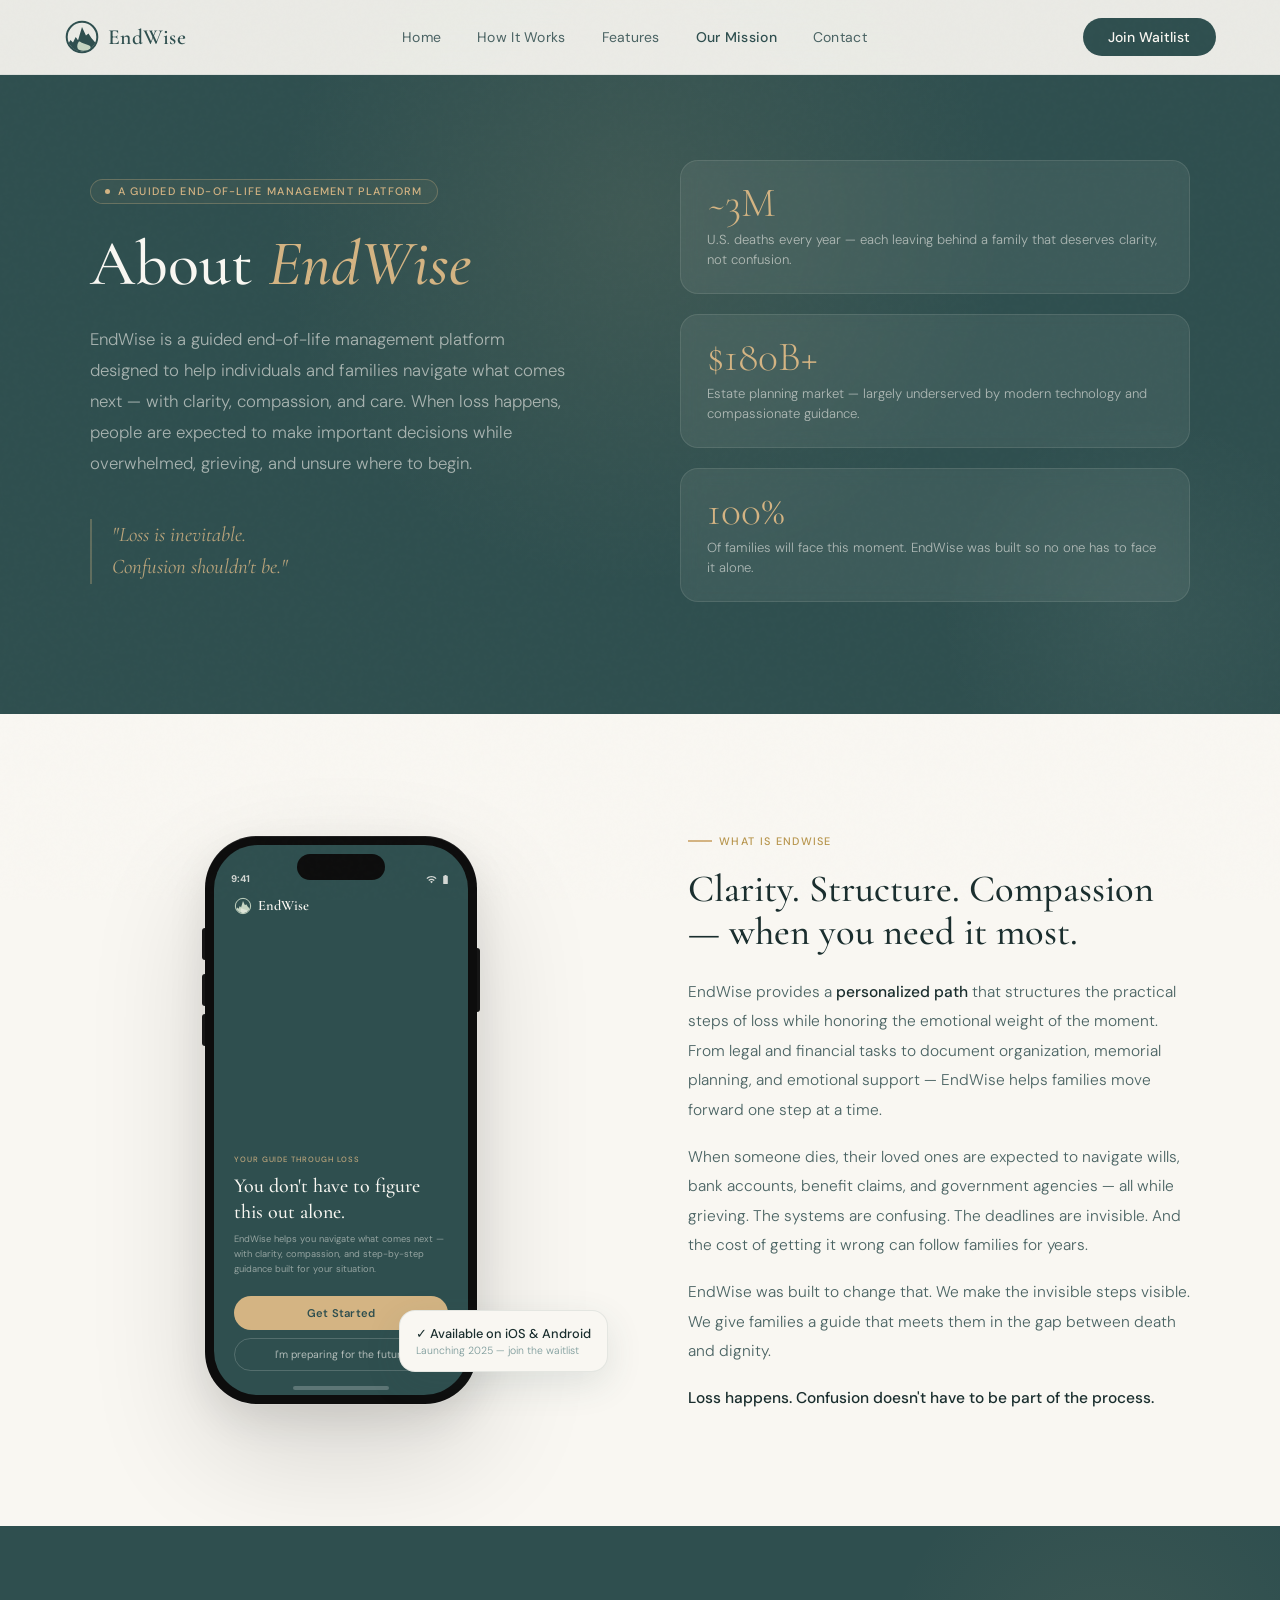
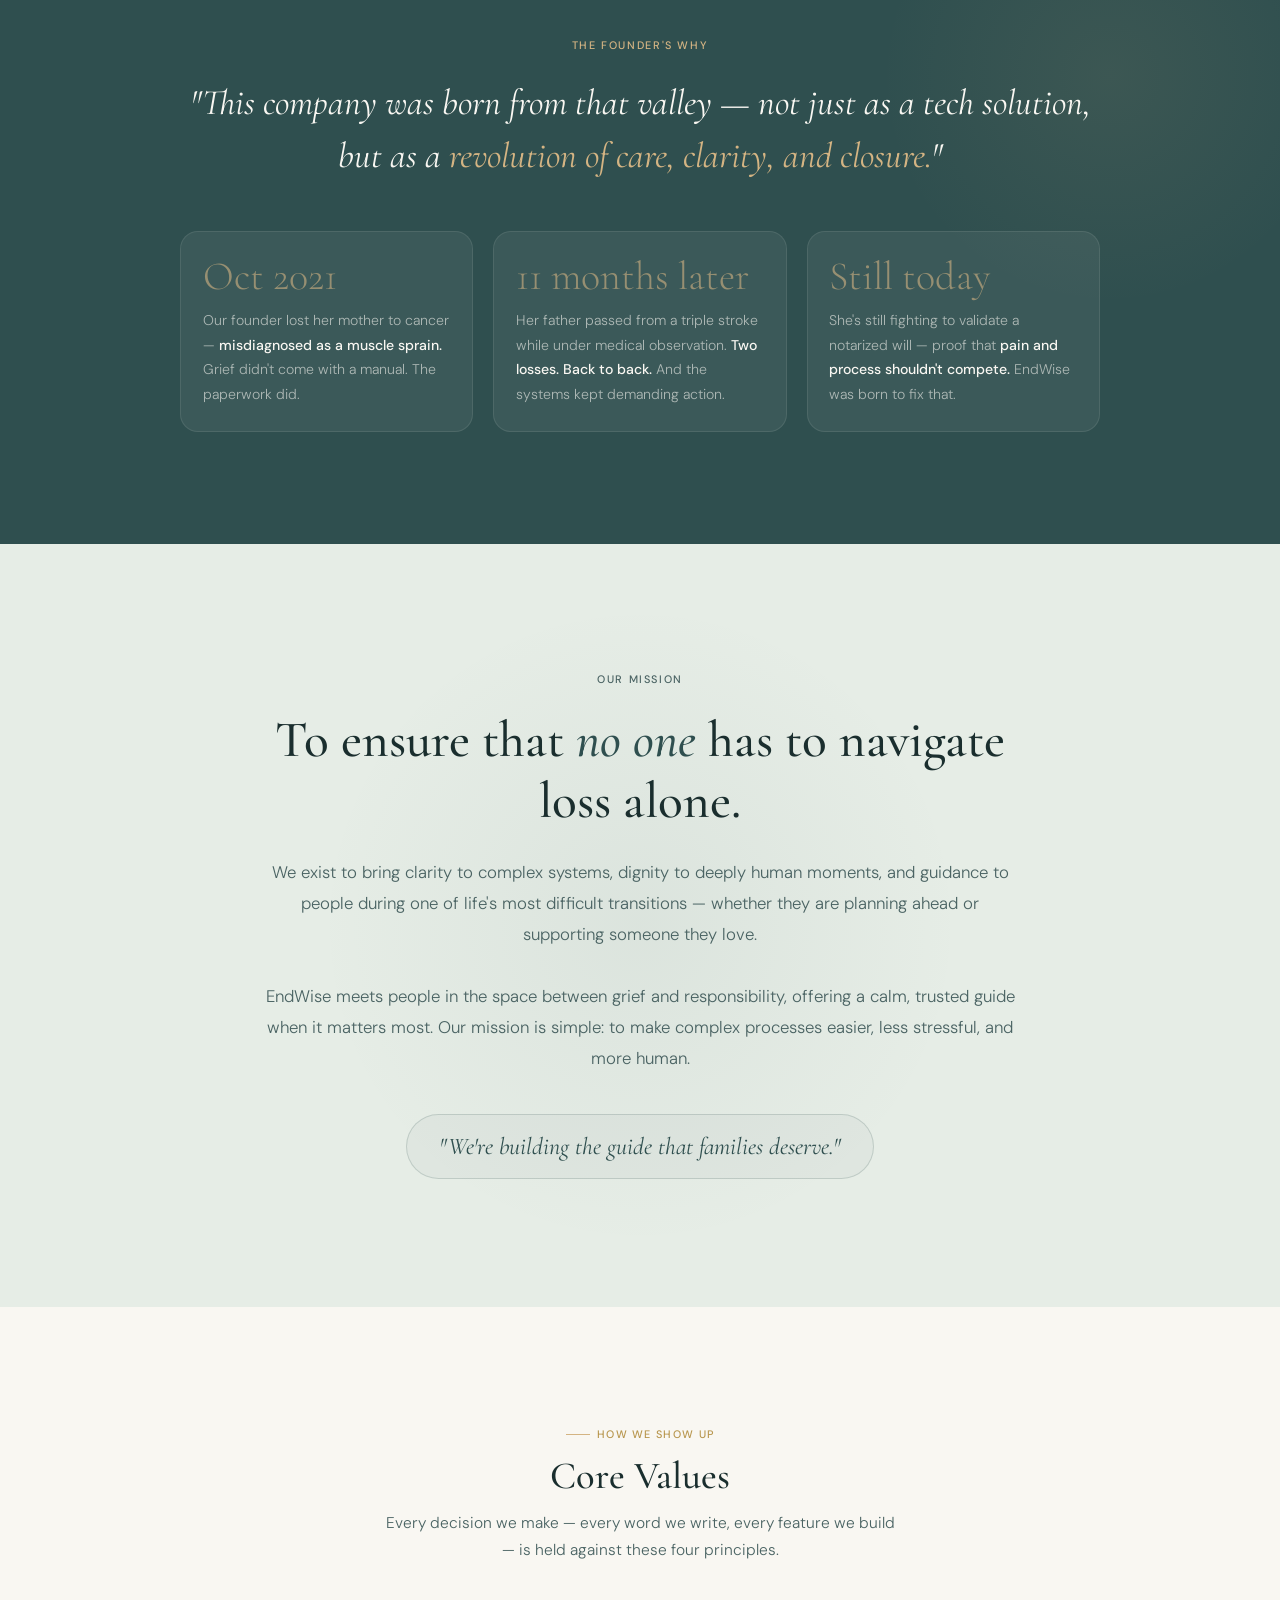
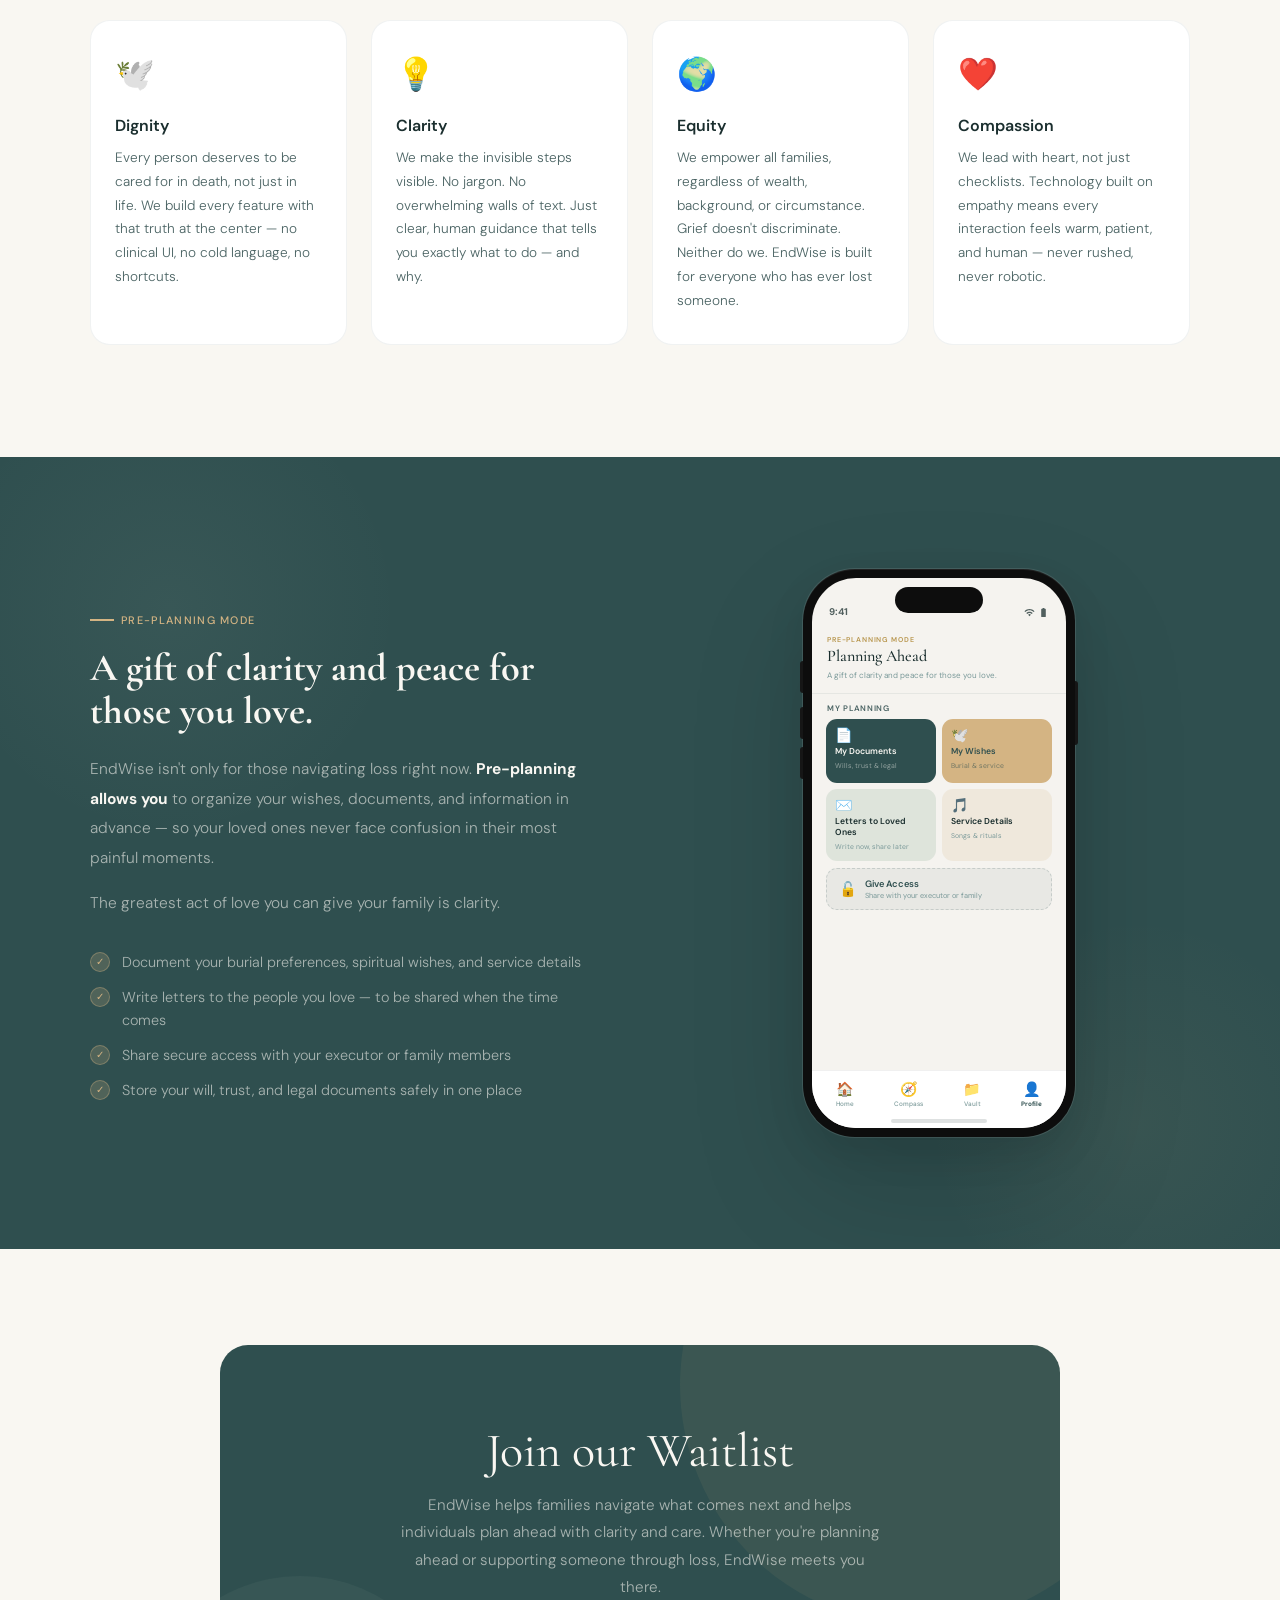
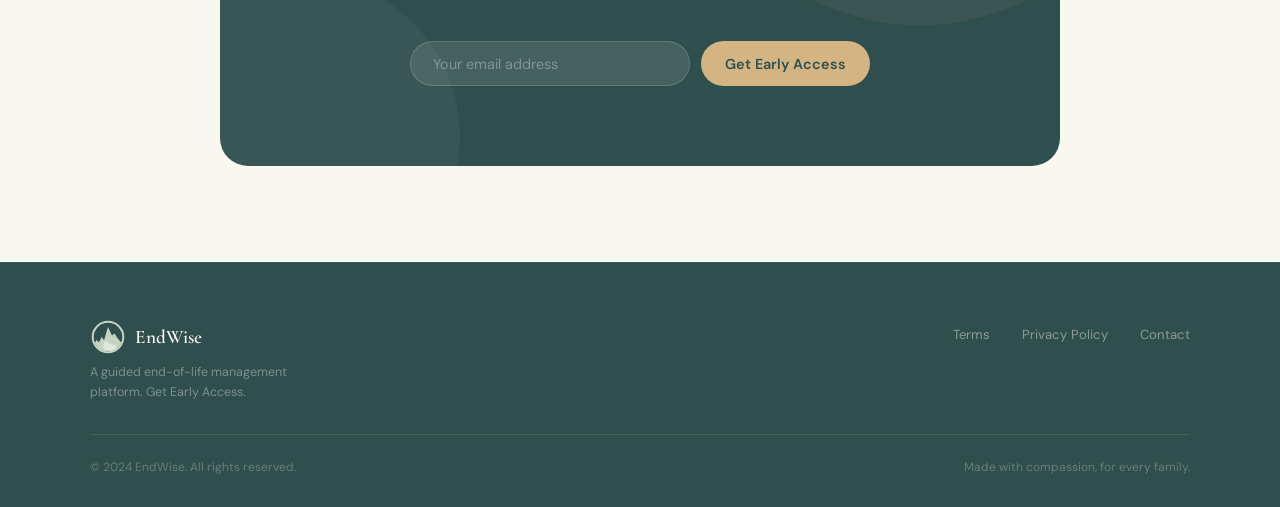
<file: Mission.html>
<!DOCTYPE html>
<html lang="en">
<head>
<meta charset="UTF-8"/>
<meta name="viewport" content="width=device-width, initial-scale=1.0"/>
<title>EndWise – About the Mission</title>
<link rel="preconnect" href="https://fonts.googleapis.com"/>
<link rel="preconnect" href="https://fonts.gstatic.com" crossorigin/>
<link href="https://fonts.googleapis.com/css2?family=Cormorant+Garamond:ital,wght@0,300;0,400;0,500;0,600;1,300;1,400;1,500;1,600&family=DM+Sans:opsz,wght@9..40,300;9..40,400;9..40,500;9..40,600&display=swap" rel="stylesheet"/>
<style>
/* ─── TOKENS ─── */
:root {
  --forest:    #2F4F4F;
  --forest-lt: #3d6464;
  --forest-dk: #1e3535;
  --sage:      #C8D5C8;
  --sage-lt:   #e6ede6;
  --gold:      #D4B483;
  --gold-dk:   #b8964e;
  --cream:     #F9F7F2;
  --cream-60:  rgba(249,247,242,.6);
  --cream-20:  rgba(249,247,242,.2);
  --txt-dark:  #1a2e2e;
  --txt-mid:   #4a6363;
  --txt-soft:  #7a9999;
}
*,*::before,*::after{box-sizing:border-box;margin:0;padding:0}
html{scroll-behavior:smooth}
body{font-family:'DM Sans',sans-serif;background:var(--cream);color:var(--txt-dark);overflow-x:hidden}
body::after{content:'';position:fixed;inset:0;pointer-events:none;z-index:9999;opacity:.35;background-image:url("data:image/svg+xml,%3Csvg viewBox='0 0 200 200' xmlns='http://www.w3.org/2000/svg'%3E%3Cfilter id='n'%3E%3CfeTurbulence type='fractalNoise' baseFrequency='.85' numOctaves='4' stitchTiles='stitch'/%3E%3C/filter%3E%3Crect width='100%25' height='100%25' filter='url(%23n)' opacity='.04'/%3E%3C/svg%3E")}
h1,h2,h3,h4{font-family:'Cormorant Garamond',serif;line-height:1.12}

/* ─── NAV ─── */
nav{position:fixed;top:0;left:0;right:0;z-index:300;display:flex;align-items:center;justify-content:space-between;padding:1.1rem 5%;background:rgba(249,247,242,.93);backdrop-filter:blur(20px);-webkit-backdrop-filter:blur(20px);border-bottom:1px solid rgba(47,79,79,.08);transition:padding .3s,box-shadow .3s}
.nav-logo{display:flex;align-items:center;gap:.5rem;text-decoration:none;z-index:1}
.logo-mark{width:36px;height:36px;flex-shrink:0;display:block}
.logo-mark svg{width:100%;height:100%;display:block}
.logo-txt{font-family:'Cormorant Garamond',serif;font-size:1.35rem;font-weight:600;color:var(--forest);letter-spacing:.02em}
.nav-links{display:flex;align-items:center;gap:2.25rem;list-style:none}
.nav-links a{text-decoration:none;color:var(--txt-mid);font-size:.875rem;font-weight:400;letter-spacing:.02em;transition:color .2s}
.nav-links a:hover,.nav-links a.active{color:var(--forest);font-weight:500}
.btn-nav{background:var(--forest);color:var(--cream);border:none;border-radius:60px;padding:.65rem 1.6rem;font-family:'DM Sans',sans-serif;font-size:.875rem;font-weight:500;cursor:pointer;text-decoration:none;display:inline-block;transition:background .25s,transform .2s}
.btn-nav:hover{background:var(--forest-lt);transform:translateY(-1px)}

/* hamburger */
.hamburger{display:none;flex-direction:column;align-items:center;justify-content:center;gap:5px;width:40px;height:40px;border-radius:10px;border:1.5px solid rgba(47,79,79,.15);background:transparent;cursor:pointer;padding:0;z-index:1;flex-shrink:0;transition:background .2s}
.hamburger:hover{background:rgba(47,79,79,.06)}
.hamburger span{display:block;width:16px;height:1.5px;background:var(--forest);border-radius:99px;transition:transform .32s cubic-bezier(.4,0,.2,1),opacity .22s,width .22s;transform-origin:center}
.hamburger.open span:nth-child(1){transform:translateY(6.5px) rotate(45deg)}
.hamburger.open span:nth-child(2){opacity:0;width:0}
.hamburger.open span:nth-child(3){transform:translateY(-6.5px) rotate(-45deg)}

/* mobile overlay */
.mobile-menu{position:fixed;inset:0;z-index:250;background:rgba(249,247,242,.98);backdrop-filter:blur(24px);-webkit-backdrop-filter:blur(24px);display:flex;flex-direction:column;align-items:center;justify-content:center;pointer-events:none;opacity:0;transform:translateY(-8px);transition:opacity .3s ease,transform .3s ease}
.mobile-menu.open{opacity:1;transform:translateY(0);pointer-events:all}
.mm-links{list-style:none;display:flex;flex-direction:column;align-items:center;gap:.25rem;margin-bottom:2.5rem}
.mm-links a{text-decoration:none;font-family:'Cormorant Garamond',serif;font-size:clamp(1.9rem,7vw,2.5rem);font-weight:500;color:var(--forest);line-height:1.5;transition:color .2s}
.mm-links a:hover{color:var(--gold-dk)}
.mm-div{width:40px;height:1px;background:rgba(47,79,79,.12);margin:1.5rem 0}

/* ─── HERO ─── */
#hero{
  background:var(--forest);
  padding:10rem 5% 7rem;
  position:relative;overflow:hidden;
}
.hero-glow{position:absolute;top:-180px;left:50%;transform:translateX(-50%);width:800px;height:800px;border-radius:50%;background:radial-gradient(circle,rgba(212,180,131,.1) 0%,transparent 65%);pointer-events:none}
.hero-glow-2{position:absolute;bottom:-120px;right:-80px;width:440px;height:440px;border-radius:50%;background:radial-gradient(circle,rgba(200,213,200,.06) 0%,transparent 65%);pointer-events:none}
.hero-inner{max-width:1100px;margin:0 auto;display:grid;grid-template-columns:1fr 1fr;gap:5rem;align-items:center}
.hero-left{}
.hero-eyebrow{display:inline-flex;align-items:center;gap:.45rem;border:1px solid rgba(212,180,131,.3);border-radius:60px;padding:.28rem .9rem;font-size:.68rem;font-weight:500;letter-spacing:.12em;text-transform:uppercase;color:var(--gold);margin-bottom:1.6rem;background:rgba(212,180,131,.06)}
.hero-eyebrow::before{content:'';width:5px;height:5px;border-radius:50%;background:var(--gold);display:block}
#hero h1{font-size:clamp(2.8rem,5vw,4.2rem);font-weight:500;color:var(--cream);line-height:1.1;margin-bottom:1.5rem}
#hero h1 em{font-style:italic;color:var(--gold)}
.hero-desc{font-size:1.05rem;color:var(--cream-60);line-height:1.85;font-weight:300;margin-bottom:2.5rem;max-width:480px}
.hero-closer{font-family:'Cormorant Garamond',serif;font-style:italic;font-size:1.3rem;color:var(--gold);opacity:.85;line-height:1.55;border-left:2px solid rgba(212,180,131,.35);padding-left:1.25rem}
.hero-right{display:flex;flex-direction:column;gap:1.25rem}

/* stat card in hero */
.hero-stat-card{background:rgba(249,247,242,.07);border:1px solid rgba(249,247,242,.1);border-radius:18px;padding:1.4rem 1.6rem;backdrop-filter:blur(8px)}
.hero-stat-card:hover{background:rgba(249,247,242,.1)}
.hsc-num{font-family:'Cormorant Garamond',serif;font-size:2.6rem;font-weight:300;color:var(--gold);line-height:1;margin-bottom:.3rem}
.hsc-label{font-size:.82rem;color:var(--cream-60);font-weight:300;line-height:1.55}

/* ─── WHAT IS ENDWISE ─── */
#about{
  background:var(--cream);
  padding:7rem 5%;
}
.about-inner{max-width:1100px;margin:0 auto;display:grid;grid-template-columns:1fr 1fr;gap:6rem;align-items:center}

/* Phone shell */
.ph-shell{
  width:272px;flex-shrink:0;
  background:#0d0d0d;border-radius:52px;padding:9px;
  box-shadow:0 0 0 1px rgba(255,255,255,.1),0 50px 120px rgba(0,0,0,.14),0 16px 40px rgba(0,0,0,.09),inset 0 1px 0 rgba(255,255,255,.08);
  position:relative;
}
.ph-shell::before{content:'';position:absolute;left:-3px;top:92px;width:3px;height:32px;background:#161616;border-radius:3px 0 0 3px;box-shadow:0 46px 0 #161616,0 86px 0 #161616}
.ph-shell::after{content:'';position:absolute;right:-3px;top:112px;width:3px;height:64px;background:#161616;border-radius:0 3px 3px 0}
.ph-screen{width:100%;aspect-ratio:254/550;border-radius:44px;overflow:hidden;position:relative;display:flex;flex-direction:column;isolation:isolate}
.di{position:absolute;top:9px;left:50%;transform:translateX(-50%);width:88px;height:26px;background:#0d0d0d;border-radius:20px;z-index:50}
.sbar{position:absolute;top:0;left:0;right:0;height:47px;display:flex;align-items:flex-end;justify-content:space-between;padding:0 17px 7px;z-index:40;font-family:'DM Sans',sans-serif}
.sbar-t{font-size:.61rem;font-weight:700}
.sbar-ic{display:flex;align-items:center;gap:3px}
.sbar-ic svg{width:11px;height:11px}
.sbar.lt .sbar-t,.sbar.lt .sbar-ic{color:rgba(249,247,242,.82)}
.sbar.dk .sbar-t,.sbar.dk .sbar-ic{color:rgba(26,46,46,.75)}
.hb{position:absolute;bottom:5px;left:50%;transform:translateX(-50%);width:96px;height:4px;border-radius:99px;z-index:40}
.hb.lt{background:rgba(255,255,255,.22)}
.hb.dk{background:rgba(26,46,46,.14)}
.tab{position:absolute;bottom:0;left:0;right:0;height:58px;display:flex;align-items:center;justify-content:space-around;padding:0 4px 11px;z-index:40}
.tab.lbg{background:#fff;border-top:1px solid rgba(0,0,0,.06)}
.tab-i{display:flex;flex-direction:column;align-items:center;gap:2px;padding:4px 8px;border-radius:8px}
.tab-e{font-size:.88rem}
.tab-l{font-size:.4rem;font-weight:500;color:var(--txt-soft)}
.tab-i.on .tab-l{color:var(--forest);font-weight:700}

/* Screen: Welcome */
.sc-welcome{position:absolute;inset:0;background:var(--forest);display:flex;flex-direction:column;padding:48px 20px 20px;position:absolute;inset:0}
.scw-brand{display:flex;align-items:center;gap:6px;padding-top:4px}
.scw-dot{width:18px;height:18px;flex-shrink:0;display:block}
.scw-dot svg{width:100%;height:100%;display:block}
.scw-name{font-family:'Cormorant Garamond',serif;font-size:.9rem;font-weight:600;color:var(--cream)}
.scw-body{margin-top:auto;padding-bottom:4px}
.scw-tag{font-size:.48rem;letter-spacing:.12em;text-transform:uppercase;color:var(--gold);margin-bottom:9px;font-weight:500;opacity:.85}
.scw-h{font-family:'Cormorant Garamond',serif;font-size:1.25rem;font-weight:500;color:var(--cream);line-height:1.3;margin-bottom:7px}
.scw-p{font-size:.58rem;color:rgba(249,247,242,.5);line-height:1.65;margin-bottom:18px}
.scw-btn-fill{width:100%;background:var(--gold);color:var(--forest);border:none;border-radius:50px;padding:10px 0;font-family:'DM Sans',sans-serif;font-size:.7rem;font-weight:600;margin-bottom:8px;cursor:pointer;letter-spacing:.02em}
.scw-btn-ghost{width:100%;background:transparent;color:rgba(249,247,242,.65);border:1.2px solid rgba(249,247,242,.18);border-radius:50px;padding:9px 0;font-family:'DM Sans',sans-serif;font-size:.65rem;cursor:pointer}

/* Screen: Pre-planning */
.sc-plan{position:absolute;inset:0;background:#f5f3ef;display:flex;flex-direction:column;padding:48px 0 58px}
.scp-head{padding:9px 15px 12px;border-bottom:1px solid rgba(47,79,79,.08)}
.scp-eyebrow{font-size:.44rem;letter-spacing:.12em;text-transform:uppercase;color:var(--gold-dk);margin-bottom:3px;font-weight:600}
.scp-title{font-family:'Cormorant Garamond',serif;font-size:1.01rem;font-weight:500;color:var(--txt-dark);line-height:1.2}
.scp-sub{font-size:.5rem;color:var(--txt-soft);margin-top:2px;line-height:1.5}
.scp-sec{font-size:.5rem;font-weight:600;letter-spacing:.09em;text-transform:uppercase;color:var(--txt-mid);padding:9px 15px 6px}
.scp-grid{display:grid;grid-template-columns:1fr 1fr;gap:6px;padding:0 14px}
.scp-card{border-radius:11px;padding:9px;display:flex;flex-direction:column;gap:4px;cursor:pointer;min-height:64px}
.scp-card.cf{background:var(--forest)}
.scp-card.cg{background:var(--gold)}
.scp-card.cs{background:rgba(200,213,200,.5)}
.scp-card.cm{background:rgba(212,180,131,.18)}
.scp-ci{font-size:.88rem;line-height:1}
.scp-cn{font-size:.54rem;font-weight:600;line-height:1.3}
.scp-card.cf .scp-cn{color:var(--cream)}
.scp-card.cg .scp-cn{color:var(--forest)}
.scp-card.cs .scp-cn,.scp-card.cm .scp-cn{color:var(--txt-dark)}
.scp-cs{font-size:.43rem;line-height:1.4}
.scp-card.cf .scp-cs{color:rgba(249,247,242,.5)}
.scp-card.cg .scp-cs{color:rgba(47,79,79,.6)}
.scp-card.cs .scp-cs,.scp-card.cm .scp-cs{color:var(--txt-soft)}
.scp-access{margin:7px 14px 0;background:rgba(47,79,79,.06);border:1.5px dashed rgba(47,79,79,.18);border-radius:11px;padding:9px 12px;display:flex;align-items:center;gap:8px}
.scp-acc-ico{font-size:.9rem;flex-shrink:0}
.scp-acc-name{font-size:.58rem;font-weight:600;color:var(--forest);margin-bottom:1px}
.scp-acc-sub{font-size:.46rem;color:var(--txt-soft)}

.about-text{}
.section-eyebrow{display:inline-flex;align-items:center;gap:.45rem;font-size:.68rem;font-weight:500;letter-spacing:.12em;text-transform:uppercase;color:var(--gold-dk);margin-bottom:1.25rem}
.section-eyebrow::before{content:'';width:24px;height:1.5px;background:var(--gold);display:block}
.about-text h2{font-size:clamp(2rem,3vw,2.7rem);font-weight:500;color:var(--txt-dark);margin-bottom:1.5rem}
.about-body{font-size:.97rem;color:var(--txt-mid);line-height:1.9;font-weight:300;display:flex;flex-direction:column;gap:1.1rem}
.about-body strong{color:var(--txt-dark);font-weight:500}

.about-phone{display:flex;justify-content:center;position:relative}
.about-phone-badge{position:absolute;bottom:2rem;right:-1rem;background:var(--cream);border:1px solid rgba(47,79,79,.1);border-radius:16px;padding:.85rem 1rem;box-shadow:0 12px 36px rgba(47,79,79,.12);font-size:.8rem;color:var(--txt-dark);font-weight:500;white-space:nowrap;z-index:10}
.about-phone-badge span{display:block;font-size:.65rem;color:var(--txt-soft);font-weight:300;margin-top:2px}

/* ─── FOUNDER STORY ─── */
#founder{
  background:var(--forest);
  padding:7rem 5%;
  position:relative;overflow:hidden;
}
.founder-glow{position:absolute;top:-100px;right:-80px;width:500px;height:500px;border-radius:50%;background:radial-gradient(circle,rgba(212,180,131,.08) 0%,transparent 65%);pointer-events:none}
.founder-inner{max-width:920px;margin:0 auto;text-align:center}
.founder-label{font-size:.68rem;font-weight:500;letter-spacing:.15em;text-transform:uppercase;color:var(--gold);opacity:.8;margin-bottom:1.5rem;display:block}
.founder-quote{font-family:'Cormorant Garamond',serif;font-style:italic;font-size:clamp(1.6rem,2.8vw,2.4rem);font-weight:400;color:var(--cream);line-height:1.5;margin-bottom:3rem}
.founder-quote em{color:var(--gold);font-style:italic}
.founder-story{display:grid;grid-template-columns:1fr 1fr 1fr;gap:1.25rem;text-align:left}
.fs-card{background:rgba(249,247,242,.06);border:1px solid rgba(249,247,242,.09);border-radius:18px;padding:1.5rem 1.35rem;transition:background .3s}
.fs-card:hover{background:rgba(249,247,242,.1)}
.fs-num{font-family:'Cormorant Garamond',serif;font-size:2.5rem;font-weight:300;color:var(--gold);opacity:.6;line-height:1;margin-bottom:.75rem}
.fs-text{font-size:.88rem;color:var(--cream-60);line-height:1.75;font-weight:300}
.fs-text strong{color:var(--cream);font-weight:500}

/* ─── MISSION STATEMENT ─── */
#mission{
  background:var(--sage-lt);
  padding:8rem 5%;
  text-align:center;
  position:relative;overflow:hidden;
}
.mission-orb{position:absolute;top:50%;left:50%;transform:translate(-50%,-50%);width:700px;height:700px;border-radius:50%;background:radial-gradient(circle,rgba(47,79,79,.06) 0%,transparent 65%);pointer-events:none}
.mission-inner{max-width:760px;margin:0 auto;position:relative;z-index:1}
.mission-eyebrow{font-size:.68rem;font-weight:500;letter-spacing:.15em;text-transform:uppercase;color:var(--txt-mid);margin-bottom:1.5rem;display:block}
.mission-inner h2{font-size:clamp(2.4rem,4vw,3.6rem);font-weight:500;color:var(--txt-dark);line-height:1.2;margin-bottom:1.5rem}
.mission-inner h2 em{font-style:italic;color:var(--forest)}
.mission-body{font-size:1.05rem;color:var(--txt-mid);line-height:1.85;font-weight:300;margin-bottom:2.5rem}
.mission-closer{
  display:inline-block;
  font-family:'Cormorant Garamond',serif;font-style:italic;
  font-size:1.5rem;color:var(--forest);line-height:1.5;
  border:1px solid rgba(47,79,79,.18);border-radius:100px;
  padding:.85rem 2rem;
  background:rgba(47,79,79,.04);
}

/* ─── VALUES ─── */
#values{
  background:var(--cream);
  padding:7rem 5%;
}
.values-inner{max-width:1100px;margin:0 auto}
.section-header{text-align:center;margin-bottom:3.5rem}
.section-header h2{font-size:clamp(2rem,3vw,2.8rem);font-weight:500;color:var(--txt-dark);margin-bottom:.75rem}
.section-header p{font-size:.97rem;color:var(--txt-mid);font-weight:300;line-height:1.75;max-width:520px;margin:0 auto}
.values-grid{display:grid;grid-template-columns:repeat(4,1fr);gap:1.5rem}
.val-card{border-radius:20px;padding:2rem 1.5rem;background:#fff;border:1px solid rgba(47,79,79,.07);transition:transform .3s,box-shadow .3s;position:relative;overflow:hidden}
.val-card:hover{transform:translateY(-4px);box-shadow:0 16px 48px rgba(47,79,79,.1)}
.val-card::after{content:'';position:absolute;top:0;left:0;right:0;height:3px;background:var(--gold);transform:scaleX(0);transform-origin:left;transition:transform .35s}
.val-card:hover::after{transform:scaleX(1)}
.val-icon{font-size:2rem;margin-bottom:1.25rem;display:block}
.val-name{font-family:'DM Sans',sans-serif;font-size:1rem;font-weight:600;color:var(--txt-dark);margin-bottom:.6rem}
.val-desc{font-size:.85rem;color:var(--txt-mid);line-height:1.75;font-weight:300}

/* ─── MISSION + PHONE ─── */
#mission-phone{
  background:var(--forest);
  padding:7rem 5%;
  position:relative;overflow:hidden;
}
.mp-glow{position:absolute;top:-100px;left:-80px;width:500px;height:500px;border-radius:50%;background:radial-gradient(circle,rgba(200,213,200,.06) 0%,transparent 65%);pointer-events:none}
.mp-glow-2{position:absolute;bottom:-100px;right:-80px;width:450px;height:450px;border-radius:50%;background:radial-gradient(circle,rgba(212,180,131,.06) 0%,transparent 65%);pointer-events:none}
.mp-inner{max-width:1100px;margin:0 auto;display:grid;grid-template-columns:1fr 1fr;gap:6rem;align-items:center}
.mp-text{}
.mp-text .section-eyebrow{color:var(--gold)}
.mp-text .section-eyebrow::before{background:var(--gold)}
.mp-text h2{font-size:clamp(2rem,3vw,2.9rem);color:var(--cream);margin-bottom:1.4rem}
.mp-body{font-size:.97rem;color:var(--cream-60);line-height:1.9;font-weight:300;margin-bottom:2rem;display:flex;flex-direction:column;gap:1rem}
.mp-body strong{color:var(--cream)}
.mp-bullets{list-style:none;display:flex;flex-direction:column;gap:.75rem}
.mp-bullets li{display:flex;align-items:flex-start;gap:.75rem;font-size:.9rem;color:var(--cream-60);line-height:1.6;font-weight:300}
.mp-check{width:20px;height:20px;border-radius:50%;background:rgba(212,180,131,.2);border:1px solid rgba(212,180,131,.35);display:flex;align-items:center;justify-content:center;font-size:.6rem;color:var(--gold);flex-shrink:0;margin-top:1px}
.mp-phone{display:flex;justify-content:center}

/* ─── WAITLIST ─── */
#waitlist{background:var(--cream);padding:6rem 5%}
.wl-card{max-width:840px;margin:0 auto;text-align:center;background:var(--forest);border-radius:28px;padding:5rem 3.5rem;position:relative;overflow:hidden}
.wl-card::before{content:'';position:absolute;width:480px;height:480px;border-radius:50%;background:rgba(212,180,131,.07);top:-200px;right:-100px;pointer-events:none}
.wl-card::after{content:'';position:absolute;width:320px;height:320px;border-radius:50%;background:rgba(200,213,200,.05);bottom:-130px;left:-80px;pointer-events:none}
.wl-card h2{font-size:clamp(2.2rem,4vw,3rem);font-weight:400;color:var(--cream);margin-bottom:.8rem;position:relative;z-index:1}
.wl-card p{font-size:.95rem;color:var(--cream-60);max-width:480px;margin:0 auto 2.5rem;line-height:1.8;font-weight:300;position:relative;z-index:1}
.wl-form{display:flex;gap:.7rem;max-width:460px;margin:0 auto;position:relative;z-index:1;flex-wrap:wrap;justify-content:center}
.wl-input{flex:1;min-width:210px;background:rgba(249,247,242,.1);border:1px solid rgba(249,247,242,.17);border-radius:60px;padding:.78rem 1.4rem;font-family:'DM Sans',sans-serif;font-size:.9rem;color:var(--cream);outline:none;transition:border .2s}
.wl-input::placeholder{color:rgba(249,247,242,.35)}
.wl-input:focus{border-color:var(--gold)}
.btn-gold{background:var(--gold);color:var(--forest);border:none;border-radius:60px;padding:.72rem 1.5rem;font-family:'DM Sans',sans-serif;font-size:.9rem;font-weight:600;cursor:pointer;transition:background .25s,transform .2s;display:inline-block;text-decoration:none}
.btn-gold:hover{background:var(--gold-dk);color:#fff;transform:translateY(-1px)}

/* ─── FOOTER ─── */
footer{background:var(--forest);padding:3.5rem 5% 2rem;border-top:1px solid rgba(249,247,242,.06)}
.footer-row{max-width:1100px;margin:0 auto;display:flex;align-items:flex-start;justify-content:space-between;padding-bottom:2rem;border-bottom:1px solid rgba(249,247,242,.1);margin-bottom:1.5rem;flex-wrap:wrap;gap:2rem}
.footer-brand-row{display:flex;align-items:center;gap:.55rem;margin-bottom:.5rem}
.footer-brand-name{font-family:'Cormorant Garamond',serif;font-size:1.2rem;font-weight:600;color:var(--cream)}
.footer-tagline{font-size:.78rem;color:rgba(249,247,242,.38);max-width:240px;line-height:1.55}
.footer-links{display:flex;gap:2rem;list-style:none;flex-wrap:wrap;padding-top:.25rem}
.footer-links a{text-decoration:none;color:rgba(249,247,242,.45);font-size:.82rem;transition:color .2s}
.footer-links a:hover{color:var(--cream)}
.footer-bottom{max-width:1100px;margin:0 auto;display:flex;justify-content:space-between;flex-wrap:wrap;gap:.5rem}
.footer-bottom p{font-size:.75rem;color:rgba(249,247,242,.28)}

/* ─── ANIMATIONS ─── */
.fade-up{opacity:0;transform:translateY(24px);transition:opacity .7s ease,transform .7s ease}
.fade-up.vis{opacity:1;transform:translateY(0)}
.fd1{transition-delay:.12s}
.fd2{transition-delay:.22s}
.fd3{transition-delay:.32s}
.fd4{transition-delay:.42s}
.phone-reveal{opacity:0;transform:translateY(32px) scale(.97);transition:opacity .85s ease,transform .85s ease}
.phone-reveal.vis{opacity:1;transform:translateY(0) scale(1)}

/* ─── RESPONSIVE ─── */
@media(max-width:960px){
  .nav-links,.btn-nav{display:none}
  .hamburger{display:flex}

  .hero-inner{grid-template-columns:1fr;gap:3.5rem;text-align:center}
  .hero-desc{max-width:100%}
  .hero-closer{text-align:left}
  .hero-right{grid-template-columns:1fr 1fr;display:grid}
  
  .about-inner{grid-template-columns:1fr;gap:3rem;text-align:center}
  .about-phone{justify-content:center}
  .about-phone-badge{right:50%;transform:translateX(50%);bottom:-1rem}
  .section-eyebrow{justify-content:center}
  
  .founder-story{grid-template-columns:1fr}
  
  .values-grid{grid-template-columns:1fr 1fr}
  
  .mp-inner{grid-template-columns:1fr;gap:3rem;text-align:center}
  .mp-text .section-eyebrow{justify-content:center}
  .mp-bullets li{text-align:left}
  
  .wl-card{padding:3.5rem 2rem}
  .wl-form{flex-direction:column;align-items:stretch}
  .wl-input{min-width:0}
  
  .footer-row{flex-direction:column}
  .footer-links{gap:1.25rem}
  .footer-bottom{flex-direction:column;gap:.25rem;text-align:center}
}

@media(max-width:600px){
  .hero-right{grid-template-columns:1fr}
  .values-grid{grid-template-columns:1fr}
  .ph-shell{width:250px}
  #hero{padding:8rem 5% 5rem}
}
</style>
</head>
<body>

<!-- ═══ MOBILE MENU ═══ -->
<div class="mobile-menu" id="mobileMenu">
  <ul class="mm-links">
    <li><a href="endwise-how-it-works.html" onclick="closeMenu()">How it works</a></li>
    <li><a href="endwise-platform-features.html" onclick="closeMenu()">Platform features</a></li>
    <li><a href="#" onclick="closeMenu()">About the Mission</a></li>
    <li><a href="#waitlist" onclick="closeMenu()">Contact</a></li>
  </ul>
  <div class="mm-div"></div>
  <a href="#waitlist" class="btn-nav" onclick="closeMenu()">Join Waitlist</a>
</div>

<!-- ═══ NAV ═══ -->
<nav id="nav">
  <a class="nav-logo" href="endwise-landing.html">
    <div class="logo-mark">
      <svg viewBox="0 0 200 200" xmlns="http://www.w3.org/2000/svg">
        <defs><clipPath id="ew-am-nav"><circle cx="100" cy="100" r="80"/></clipPath></defs>
        <circle cx="100" cy="100" r="85" fill="none" stroke="#2F4F4F" stroke-width="11"/>
        <path clip-path="url(#ew-am-nav)" fill="#2F4F4F" d="M18,160 L18,148 L36,116 L50,130 L65,100 L78,118 L100,44 L122,92 L136,80 L152,106 L182,140 L182,178 L18,178 Z"/>
        <path clip-path="url(#ew-am-nav)" fill="#C5D4C2" d="M82,126 C76,134 70,150 76,164 C82,176 108,180 134,172 C150,165 152,153 140,147 C128,140 108,136 96,130 C90,127 84,123 82,126 Z"/>
      </svg>
    </div>
    <span class="logo-txt">EndWise</span>
  </a>
  <ul class="nav-links">
    <li><a href="index.html">Home</a></li>
    <li><a href="HowItWorks.html">How It Works</a></li>
    <li><a href="Features.html">Features</a></li>
    <li><a href="Mission.html" class="active">Our Mission</a></li>
    <li><a href="Contact.html">Contact</a></li>
  </ul>
  <a class="btn-nav" href="#waitlist">Join Waitlist</a>
  <button class="hamburger" id="hamburger" aria-label="Toggle menu">
    <span></span><span></span><span></span>
  </button>
</nav>

<!-- ═══════════════════════════════════
     HERO
═══════════════════════════════════ -->
<section id="hero">
  <div class="hero-glow"></div>
  <div class="hero-glow-2"></div>
  <div class="hero-inner">
    <div class="hero-left fade-up">
      <div class="hero-eyebrow">A guided end-of-life management platform</div>
      <h1>About <em>EndWise</em></h1>
      <p class="hero-desc">
        EndWise is a guided end-of-life management platform designed to help individuals and families navigate what comes next — with clarity, compassion, and care. When loss happens, people are expected to make important decisions while overwhelmed, grieving, and unsure where to begin.
      </p>
      <p class="hero-closer">"Loss is inevitable.<br>Confusion shouldn't be."</p>
    </div>
    <div class="hero-right fade-up fd1">
      <div class="hero-stat-card">
        <div class="hsc-num">~3M</div>
        <div class="hsc-label">U.S. deaths every year — each leaving behind a family that deserves clarity, not confusion.</div>
      </div>
      <div class="hero-stat-card">
        <div class="hsc-num">$180B+</div>
        <div class="hsc-label">Estate planning market — largely underserved by modern technology and compassionate guidance.</div>
      </div>
      <div class="hero-stat-card">
        <div class="hsc-num">100%</div>
        <div class="hsc-label">Of families will face this moment. EndWise was built so no one has to face it alone.</div>
      </div>
    </div>
  </div>
</section>

<!-- ═══════════════════════════════════
     WHAT IS ENDWISE
═══════════════════════════════════ -->
<section id="about">
  <div class="about-inner">

    <div class="about-phone fade-up">
      <div class="ph-shell phone-reveal">
        <div class="ph-screen">
          <div class="di"></div>
          <div class="sbar lt"><span class="sbar-t">9:41</span><div class="sbar-ic"><svg viewBox="0 0 24 24" fill="currentColor"><path d="M1 9l2 2c4.97-4.97 13.03-4.97 18 0l2-2C16.93 2.93 7.08 2.93 1 9zm8 8l3 3 3-3a4.237 4.237 0 00-6 0zm-4-4l2 2c2.76-2.76 7.24-2.76 10 0l2-2C15.14 9.14 8.87 9.14 5 13z"/></svg><svg viewBox="0 0 24 24" fill="currentColor"><path d="M15.67 4H14V2h-4v2H8.33C7.6 4 7 4.6 7 5.33v15.33C7 21.4 7.6 22 8.33 22h7.33c.74 0 1.34-.6 1.34-1.33V5.33C17 4.6 16.4 4 15.67 4z"/></svg></div></div>
          <!-- Welcome Screen -->
          <div class="sc-welcome">
            <div class="scw-brand">
              <div class="scw-dot">
                <svg viewBox="0 0 200 200" xmlns="http://www.w3.org/2000/svg"><defs><clipPath id="ew-scw"><circle cx="100" cy="100" r="80"/></clipPath></defs><circle cx="100" cy="100" r="85" fill="none" stroke="#C5D4C2" stroke-width="11"/><path clip-path="url(#ew-scw)" fill="#C5D4C2" d="M18,160 L18,148 L36,116 L50,130 L65,100 L78,118 L100,44 L122,92 L136,80 L152,106 L182,140 L182,178 L18,178 Z"/><path clip-path="url(#ew-scw)" fill="rgba(249,247,242,0.5)" d="M82,126 C76,134 70,150 76,164 C82,176 108,180 134,172 C150,165 152,153 140,147 C128,140 108,136 96,130 C90,127 84,123 82,126 Z"/></svg>
              </div>
              <span class="scw-name">EndWise</span>
            </div>
            <div class="scw-body">
              <div class="scw-tag">Your guide through loss</div>
              <div class="scw-h">You don't have to figure this out alone.</div>
              <div class="scw-p">EndWise helps you navigate what comes next — with clarity, compassion, and step-by-step guidance built for your situation.</div>
              <button class="scw-btn-fill">Get Started</button>
              <button class="scw-btn-ghost">I'm preparing for the future</button>
            </div>
          </div>
          <div class="hb lt"></div>
        </div>
      </div>
      <div class="about-phone-badge">
        ✓ Available on iOS &amp; Android
        <span>Launching 2025 — join the waitlist</span>
      </div>
    </div>

    <div class="about-text fade-up fd1">
      <div class="section-eyebrow">What is EndWise</div>
      <h2>Clarity. Structure. Compassion — when you need it most.</h2>
      <div class="about-body">
        <p>EndWise provides a <strong>personalized path</strong> that structures the practical steps of loss while honoring the emotional weight of the moment. From legal and financial tasks to document organization, memorial planning, and emotional support — EndWise helps families move forward one step at a time.</p>
        <p>When someone dies, their loved ones are expected to navigate wills, bank accounts, benefit claims, and government agencies — all while grieving. The systems are confusing. The deadlines are invisible. And the cost of getting it wrong can follow families for years.</p>
        <p>EndWise was built to change that. We make the invisible steps visible. We give families a guide that meets them in the gap between death and dignity.</p>
        <p><strong>Loss happens. Confusion doesn't have to be part of the process.</strong></p>
      </div>
    </div>

  </div>
</section>

<!-- ═══════════════════════════════════
     FOUNDER STORY
═══════════════════════════════════ -->
<section id="founder">
  <div class="founder-glow"></div>
  <div class="founder-inner">
    <span class="founder-label fade-up">The Founder's Why</span>
    <p class="founder-quote fade-up">
      "This company was born from that valley — not just as a tech solution, but as a <em>revolution of care, clarity, and closure.</em>"
    </p>
    <div class="founder-story">
      <div class="fs-card fade-up fd1">
        <div class="fs-num">Oct 2021</div>
        <div class="fs-text">Our founder lost her mother to cancer — <strong>misdiagnosed as a muscle sprain.</strong> Grief didn't come with a manual. The paperwork did.</div>
      </div>
      <div class="fs-card fade-up fd2">
        <div class="fs-num">11 months later</div>
        <div class="fs-text">Her father passed from a triple stroke while under medical observation. <strong>Two losses. Back to back.</strong> And the systems kept demanding action.</div>
      </div>
      <div class="fs-card fade-up fd3">
        <div class="fs-num">Still today</div>
        <div class="fs-text">She's still fighting to validate a notarized will — proof that <strong>pain and process shouldn't compete.</strong> EndWise was born to fix that.</div>
      </div>
    </div>
  </div>
</section>

<!-- ═══════════════════════════════════
     MISSION STATEMENT
═══════════════════════════════════ -->
<section id="mission">
  <div class="mission-orb"></div>
  <div class="mission-inner">
    <span class="mission-eyebrow fade-up">Our Mission</span>
    <h2 class="fade-up">To ensure that <em>no one</em> has to navigate loss alone.</h2>
    <p class="mission-body fade-up">
      We exist to bring clarity to complex systems, dignity to deeply human moments, and guidance to people during one of life's most difficult transitions — whether they are planning ahead or supporting someone they love.<br><br>
      EndWise meets people in the space between grief and responsibility, offering a calm, trusted guide when it matters most. Our mission is simple: to make complex processes easier, less stressful, and more human.
    </p>
    <div class="mission-closer fade-up">"We're building the guide that families deserve."</div>
  </div>
</section>

<!-- ═══════════════════════════════════
     CORE VALUES
═══════════════════════════════════ -->
<section id="values">
  <div class="values-inner">
    <div class="section-header">
      <div class="section-eyebrow" style="justify-content:center;margin-bottom:.85rem">How we show up</div>
      <h2 class="fade-up">Core Values</h2>
      <p class="fade-up">Every decision we make — every word we write, every feature we build — is held against these four principles.</p>
    </div>
    <div class="values-grid">
      <div class="val-card fade-up fd1">
        <span class="val-icon">🕊️</span>
        <div class="val-name">Dignity</div>
        <p class="val-desc">Every person deserves to be cared for in death, not just in life. We build every feature with that truth at the center — no clinical UI, no cold language, no shortcuts.</p>
      </div>
      <div class="val-card fade-up fd2">
        <span class="val-icon">💡</span>
        <div class="val-name">Clarity</div>
        <p class="val-desc">We make the invisible steps visible. No jargon. No overwhelming walls of text. Just clear, human guidance that tells you exactly what to do — and why.</p>
      </div>
      <div class="val-card fade-up fd3">
        <span class="val-icon">🌍</span>
        <div class="val-name">Equity</div>
        <p class="val-desc">We empower all families, regardless of wealth, background, or circumstance. Grief doesn't discriminate. Neither do we. EndWise is built for everyone who has ever lost someone.</p>
      </div>
      <div class="val-card fade-up fd4">
        <span class="val-icon">❤️</span>
        <div class="val-name">Compassion</div>
        <p class="val-desc">We lead with heart, not just checklists. Technology built on empathy means every interaction feels warm, patient, and human — never rushed, never robotic.</p>
      </div>
    </div>
  </div>
</section>

<!-- ═══════════════════════════════════
     MISSION + PHONE
═══════════════════════════════════ -->
<section id="mission-phone">
  <div class="mp-glow"></div>
  <div class="mp-glow-2"></div>
  <div class="mp-inner">

    <div class="mp-text">
      <div class="section-eyebrow fade-up">Pre-Planning Mode</div>
      <h2 class="fade-up">A gift of clarity and peace for those you love.</h2>
      <div class="mp-body fade-up">
        <p>EndWise isn't only for those navigating loss right now. <strong>Pre-planning allows you</strong> to organize your wishes, documents, and information in advance — so your loved ones never face confusion in their most painful moments.</p>
        <p>The greatest act of love you can give your family is clarity.</p>
      </div>
      <ul class="mp-bullets fade-up fd1">
        <li><span class="mp-check">✓</span>Document your burial preferences, spiritual wishes, and service details</li>
        <li><span class="mp-check">✓</span>Write letters to the people you love — to be shared when the time comes</li>
        <li><span class="mp-check">✓</span>Share secure access with your executor or family members</li>
        <li><span class="mp-check">✓</span>Store your will, trust, and legal documents safely in one place</li>
      </ul>
    </div>

    <div class="mp-phone">
      <div class="ph-shell phone-reveal">
        <div class="ph-screen">
          <div class="di"></div>
          <div class="sbar dk"><span class="sbar-t">9:41</span><div class="sbar-ic"><svg viewBox="0 0 24 24" fill="currentColor"><path d="M1 9l2 2c4.97-4.97 13.03-4.97 18 0l2-2C16.93 2.93 7.08 2.93 1 9zm8 8l3 3 3-3a4.237 4.237 0 00-6 0zm-4-4l2 2c2.76-2.76 7.24-2.76 10 0l2-2C15.14 9.14 8.87 9.14 5 13z"/></svg><svg viewBox="0 0 24 24" fill="currentColor"><path d="M15.67 4H14V2h-4v2H8.33C7.6 4 7 4.6 7 5.33v15.33C7 21.4 7.6 22 8.33 22h7.33c.74 0 1.34-.6 1.34-1.33V5.33C17 4.6 16.4 4 15.67 4z"/></svg></div></div>

          <!-- Pre-planning screen -->
          <div class="sc-plan">
            <div class="scp-head">
              <div class="scp-eyebrow">Pre-Planning Mode</div>
              <div class="scp-title">Planning Ahead</div>
              <div class="scp-sub">A gift of clarity and peace for those you love.</div>
            </div>
            <div class="scp-sec">My Planning</div>
            <div class="scp-grid">
              <div class="scp-card cf"><div class="scp-ci">📄</div><div class="scp-cn">My Documents</div><div class="scp-cs">Wills, trust &amp; legal</div></div>
              <div class="scp-card cg"><div class="scp-ci">🕊️</div><div class="scp-cn">My Wishes</div><div class="scp-cs">Burial &amp; service</div></div>
              <div class="scp-card cs"><div class="scp-ci">✉️</div><div class="scp-cn">Letters to Loved Ones</div><div class="scp-cs">Write now, share later</div></div>
              <div class="scp-card cm"><div class="scp-ci">🎵</div><div class="scp-cn">Service Details</div><div class="scp-cs">Songs &amp; rituals</div></div>
            </div>
            <div class="scp-access">
              <div class="scp-acc-ico">🔓</div>
              <div><div class="scp-acc-name">Give Access</div><div class="scp-acc-sub">Share with your executor or family</div></div>
            </div>
          </div>

          <div class="tab lbg">
            <div class="tab-i"><span class="tab-e">🏠</span><span class="tab-l">Home</span></div>
            <div class="tab-i"><span class="tab-e">🧭</span><span class="tab-l">Compass</span></div>
            <div class="tab-i"><span class="tab-e">📁</span><span class="tab-l">Vault</span></div>
            <div class="tab-i on"><span class="tab-e">👤</span><span class="tab-l">Profile</span></div>
          </div>
          <div class="hb dk"></div>
        </div>
      </div>
    </div>

  </div>
</section>

<!-- ═══════════════════════════════════
     WAITLIST
═══════════════════════════════════ -->
<section id="waitlist">
  <div class="wl-card fade-up">
    <h2>Join our Waitlist</h2>
    <p>EndWise helps families navigate what comes next and helps individuals plan ahead with clarity and care. Whether you're planning ahead or supporting someone through loss, EndWise meets you there.</p>
    <div class="wl-form">
      <input class="wl-input" type="email" placeholder="Your email address"/>
      <button class="btn-gold" onclick="this.textContent='You\'re on the list ✓';this.style.background='#3d6464';this.style.color='#f9f7f2'">Get Early Access</button>
    </div>
  </div>
</section>

<!-- ═══════════════════════════════════
     FOOTER
═══════════════════════════════════ -->
<footer>
  <div class="footer-row">
    <div>
      <div class="footer-brand-row">
        <div class="logo-mark">
          <svg viewBox="0 0 200 200" xmlns="http://www.w3.org/2000/svg">
            <defs><clipPath id="ew-am-ft"><circle cx="100" cy="100" r="80"/></clipPath></defs>
            <circle cx="100" cy="100" r="85" fill="none" stroke="#C5D4C2" stroke-width="11"/>
            <path clip-path="url(#ew-am-ft)" fill="#C5D4C2" d="M18,160 L18,148 L36,116 L50,130 L65,100 L78,118 L100,44 L122,92 L136,80 L152,106 L182,140 L182,178 L18,178 Z"/>
            <path clip-path="url(#ew-am-ft)" fill="rgba(249,247,242,0.55)" d="M82,126 C76,134 70,150 76,164 C82,176 108,180 134,172 C150,165 152,153 140,147 C128,140 108,136 96,130 C90,127 84,123 82,126 Z"/>
          </svg>
        </div>
        <span class="footer-brand-name">EndWise</span>
      </div>
      <div class="footer-tagline">A guided end-of-life management platform. Get Early Access.</div>
    </div>
    <ul class="footer-links">
      <li><a href="#">Terms</a></li>
      <li><a href="#">Privacy Policy</a></li>
      <li><a href="#waitlist">Contact</a></li>
    </ul>
  </div>
  <div class="footer-bottom">
    <p>© 2024 EndWise. All rights reserved.</p>
    <p>Made with compassion, for every family.</p>
  </div>
</footer>

<script>
  // Scroll reveal
  const io = new IntersectionObserver(entries => {
    entries.forEach(e => { if(e.isIntersecting){ e.target.classList.add('vis'); io.unobserve(e.target) } });
  }, {threshold: 0.1});
  document.querySelectorAll('.fade-up, .phone-reveal').forEach(el => io.observe(el));

  // Nav shrink
  const nav = document.getElementById('nav');
  window.addEventListener('scroll', () => {
    if(window.scrollY > 60){ nav.style.padding='.75rem 5%'; nav.style.boxShadow='0 4px 20px rgba(47,79,79,.08)' }
    else{ nav.style.padding='1.1rem 5%'; nav.style.boxShadow='none' }
  }, {passive:true});

  // Hamburger
  const hb = document.getElementById('hamburger');
  const mm = document.getElementById('mobileMenu');
  function closeMenu(){ hb.classList.remove('open'); mm.classList.remove('open'); document.body.style.overflow='' }
  hb.addEventListener('click', () => {
    const open = hb.classList.contains('open');
    if(open){ closeMenu() } else { hb.classList.add('open'); mm.classList.add('open'); document.body.style.overflow='hidden' }
  });
  document.addEventListener('keydown', e => { if(e.key==='Escape') closeMenu() });
</script>
</body>
</html>
</file>
